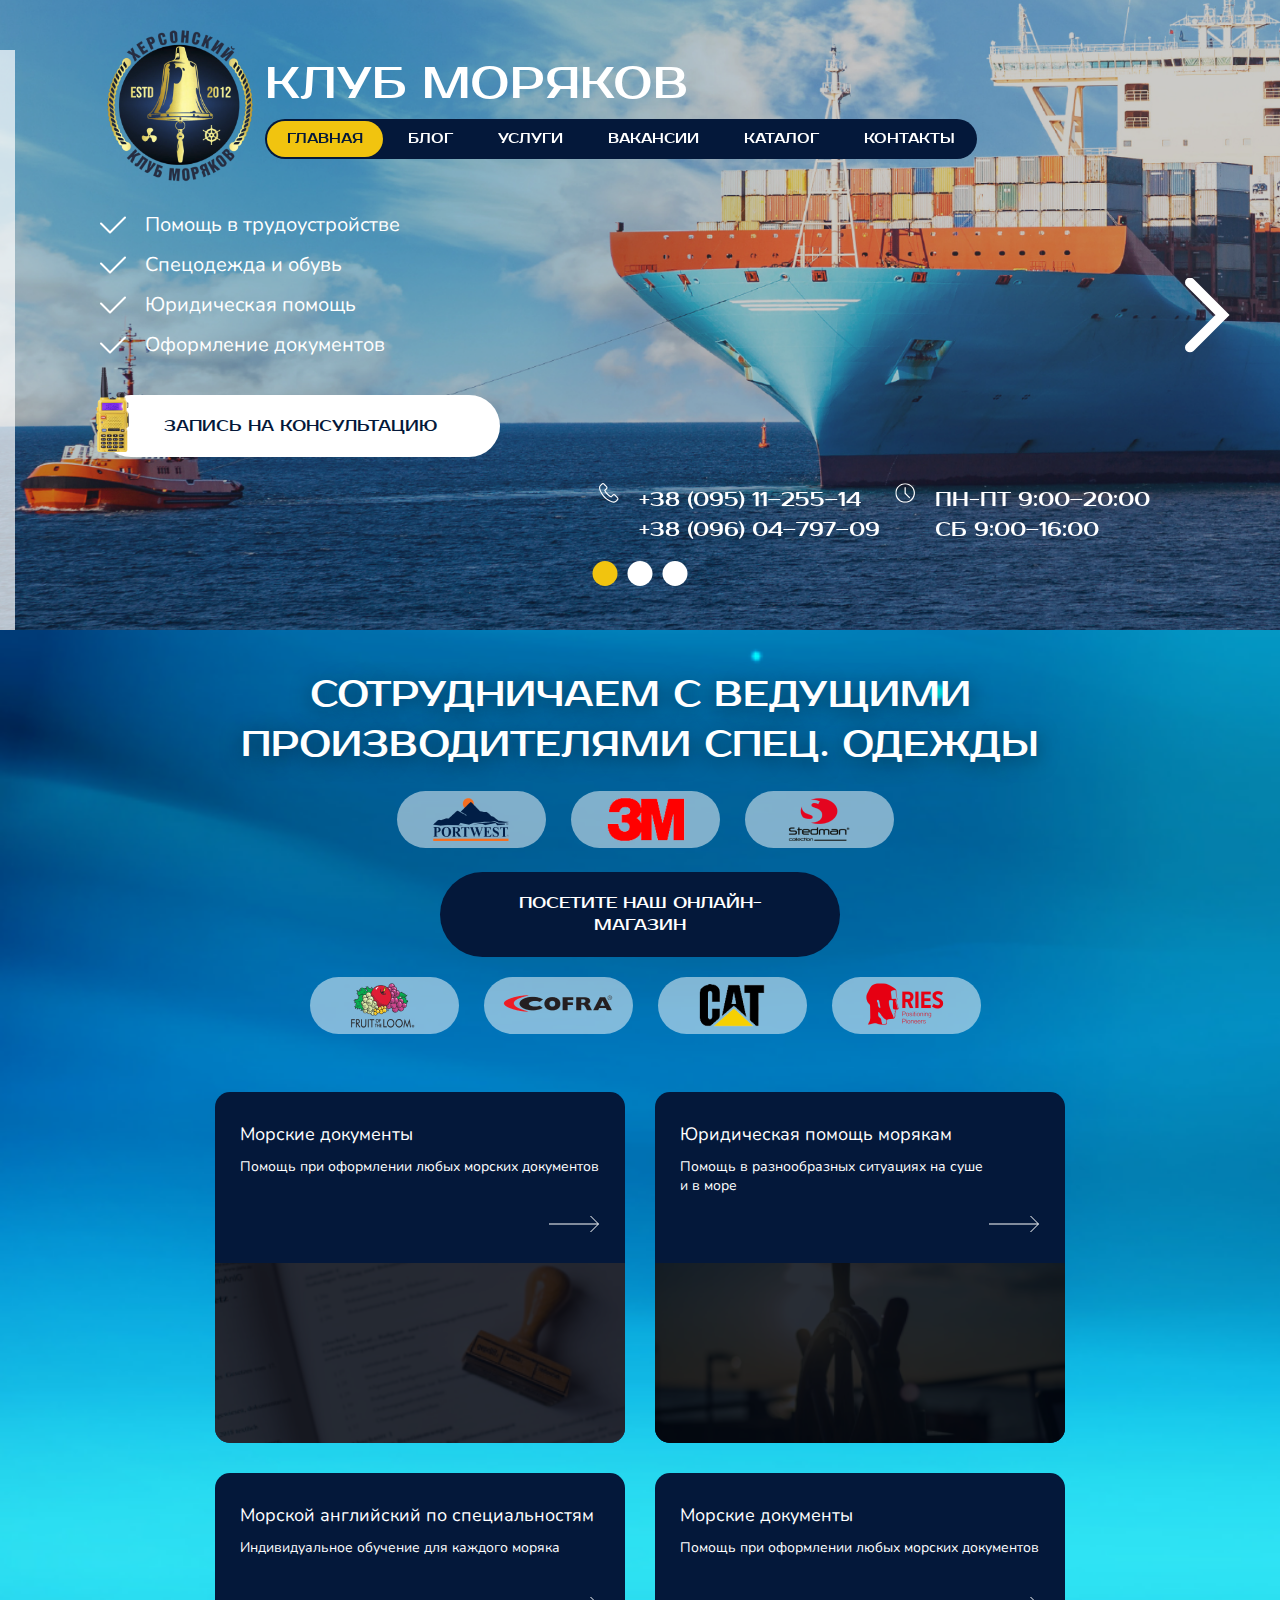
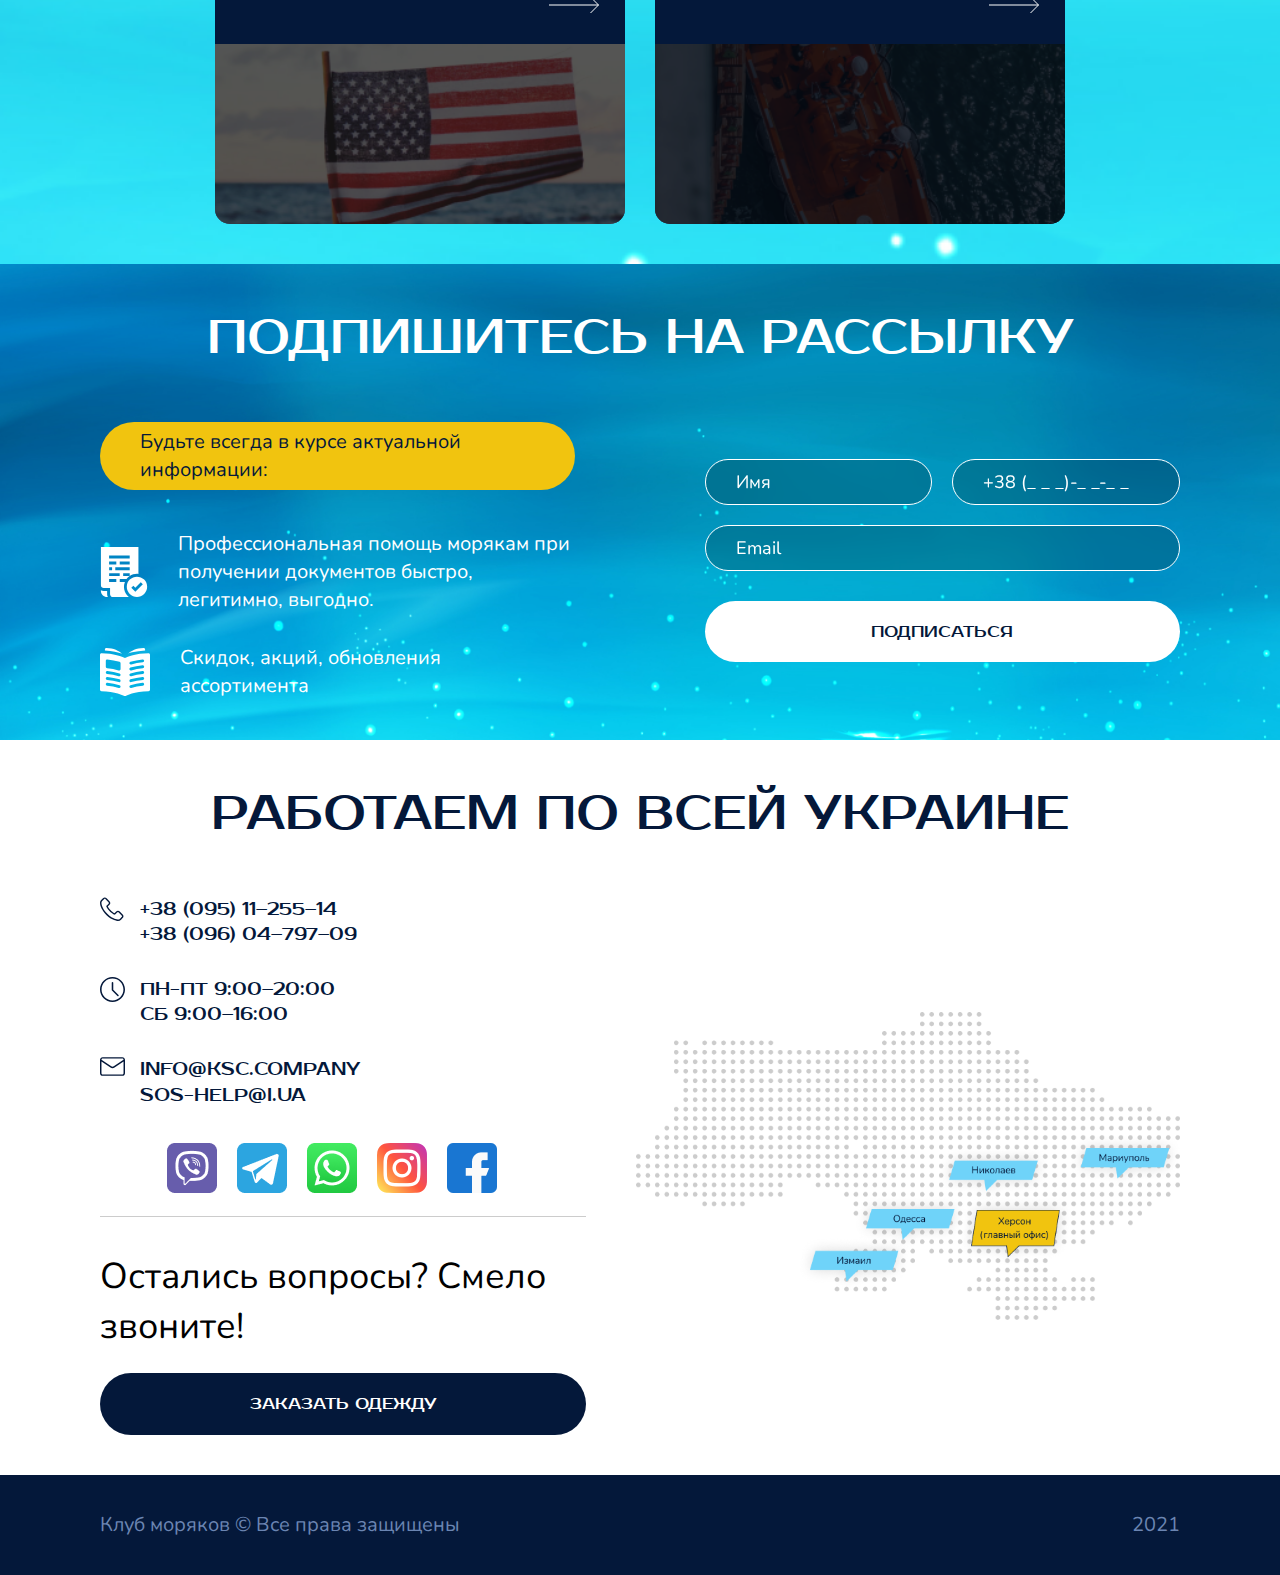
<file: index.html>
<!DOCTYPE html>
<html lang="en">
  <head>
    <meta charset="UTF-8">
    <meta http-equiv="X-UA-Compatible" content="IE=edge">
    <meta name="viewport" content="width=device-width, initial-scale=1.0">
    <link rel="stylesheet" href="assets/slick.css?_v=20220114035914">
    <link rel="stylesheet" href="css/style.min.css?_v=20220114035914">
    <title>Клуб моряков</title>
  </head>
  <body> 
    <main class="home">
      <div id="slider">
        <div class="slide"><img src="img/slide1.png" alt="Slide 1">
          <div class="slide-info">
            <ul>
              <li>Помощь в трудоустройстве</li>
              <li>Спецодежда и обувь</li>
              <li>Юридическая помощь</li>
              <li>Оформление документов</li>
            </ul><a class="btn btn--big" href="#"><img src="img/wtalkie.png" alt="Walkie-Talkie">запись на консультацию</a>
          </div>
        </div>
        <div class="slide"><img src="img/slide2.jpg" alt="Slide 2">
          <div class="slide-info">
            <ul>
              <li>Помощь в трудоустройстве</li>
              <li>Спецодежда и обувь</li>
              <li>Юридическая помощь</li>
              <li>Оформление документов</li>
            </ul><a class="btn btn--big" href="#"><img src="img/wtalkie.png" alt="Walkie-Talkie">запись на консультацию</a>
          </div>
        </div>
        <div class="slide"><img src="img/slide3.jpg" alt="Slide 3">
          <div class="slide-info">
            <ul>
              <li>Помощь в трудоустройстве</li>
              <li>Спецодежда и обувь</li>
              <li>Юридическая помощь</li>
              <li>Оформление документов</li>
            </ul><a class="btn btn--big" href="#"><img src="img/wtalkie.png" alt="Walkie-Talkie">запись на консультацию</a>
          </div>
        </div>
      </div>
      <div class="mobile-menu osm">
        <ul><span class="menu-close"></span>
          <li class="active"><a class="active" href="#">Главная</a></li>
          <li><a href="#">Блог</a></li>
          <li><a href="#">Услуги</a></li>
          <li><a href="#">Вакансии</a></li>
          <li><a href="#">Каталог</a></li>
          <li><a href="#">Контакты</a></li>
        </ul>
      </div>
      <header class="content">
        <div class="header-inner"><img src="img/logo.png" alt="Logo Image">
          <div class="header-info">
            <h1>клуб моряков</h1>
            <ul>
              <li class="active"><a class="active" href="#">Главная</a></li>
              <li><a href="#">Блог</a></li>
              <li><a href="#">Услуги</a></li>
              <li><a href="#">Вакансии</a></li>
              <li><a href="#">Каталог</a></li>
              <li><a href="#">Контакты</a></li>
            </ul>
            <button class="menu-trigger osm">Меню</button>
          </div>
        </div>
      </header>
      <div class="slider-bar"></div>
      <div class="main-contacts">
        <div><img src="img/phone.svg" alt="icon">+38 (095) 11–255–14<br>+38 (096) 04–797–09</div>
        <div><img src="img/time.svg" alt="icon">пн-пт 9:00–20:00<br>сб 9:00–16:00</div>
      </div>
    </main>
    <section class="content" id="partners">
      <div>
        <h3>Сотрудничаем с ведущими<br>производителями спец. одежды</h3>
        <ul>
          <li><img src="img/partner1.png" alt="Partner1"></li>
          <li><img src="img/partner2.png" alt="Partner2"></li>
          <li><img src="img/partner3.png" alt="Partner3"></li>
        </ul>
      </div>
      <div><a class="btn btn--big btn--dark" href="#">Посетите наш онлайн-магазин</a>
        <ul>
          <li><img src="img/partner4.png" alt="Partner4"></li>
          <li><img src="img/partner5.png" alt="Partner5"></li>
          <li><img src="img/partner6.png" alt="Partner6"></li>
          <li><img src="img/partner7.png" alt="Partner7"></li>
        </ul>
      </div>
      <div class="services-list content">
        <div class="services-item"><a href="#"><b>Морские документы</b><span>Помощь при оформлении любых морских документов</span></a><img src="img/service1.png" alt="Service1"></div>
        <div class="services-item"><a href="#"><b>Юридическая помощь морякам</b><span>Помощь в разнообразных ситуациях на суше и в море</span></a><img src="img/service2.png" alt="Service2"></div>
        <div class="services-item"><a href="#"><b>Морской английский по специальностям</b><span>Индивидуальное обучение для каждого моряка</span></a><img src="img/service3.png" alt="Service3"></div>
        <div class="services-item"><a href="#"><b>Морские документы</b><span>Помощь при оформлении любых морских документов</span></a><img src="img/service4.png" alt="Service4"></div>
      </div>
    </section>
    <section class="content" id="subscription">
      <h2>подпишитесь на рассылку</h2>
      <div class="subscription-inner">
        <div>
          <p>Будьте всегда в курсе актуальной информации:</p>
          <ul>
            <li><img src="img/info1.svg" alt="info icon">Профессиональная помощь морякам при<br>получении документов быстро, легитимно, выгодно.</li>
            <li><img src="img/info2.svg" alt="info icon">Скидок, акций, обновления<br>ассортимента</li>
          </ul>
        </div>
        <form>
          <div class="form-group">
            <input type="text" name="name" placeholder="Имя">
            <input type="tel" name="phone" placeholder="+38 (_ _ _)-_ _-_ _">
          </div>
          <input type="email" name="email" placeholder="Email">
          <input class="btn" type="submit" value="Подписаться">
        </form>
      </div>
    </section>
    <section class="content" id="contacts">
      <h2>работаем по всей украине</h2>
      <div class="contacts-inner">
        <div>
          <ul class="contacts-items">
            <li><img src="img/phone2.svg" alt="phone icon"><a href="#">+38 (095) 11–255–14</a><a href="#">+38 (096) 04–797–09</a></li>
            <li><img src="img/time2.svg" alt="time icon">пн-пт 9:00–20:00<br>сб 9:00–16:00</li>
            <li><img src="img/mail.svg" alt="mail icon"><a href="#">info@ksc.company</a><a href="#">sos-help@i.ua</a></li>
            <li class="social-items"><a href="#"><img src="img/viber.png" alt="viber icon"></a><a href="#"><img src="img/telegram.png" alt="telegram icon"></a><a href="#"><img src="img/whatsapp.png" alt="whatsapp icon"></a><a href="#"><img src="img/instagram.png" alt="instagram icon"></a><a href="#"><img src="img/facebook.png" alt="facebook icon"></a></li>
          </ul>
          <hr>
          <p>Остались вопросы? Смело звоните!</p><a class="btn btn--dark" href="#">Заказать одежду</a>
        </div><img src="img/map.png" alt="map">
      </div>
    </section>
    <footer class="content">
      <p>Клуб моряков © Все права защищены</p>
      <p>2021</p>
    </footer>
    <script src="js/jquery-1.12.4.min.js?_v=20220114035914"></script>
    <script src="js/slick.min.js?_v=20220114035914"></script>
    <script src="js/script.js?_v=20220114035914"></script>
  </body>
</html>
</file>
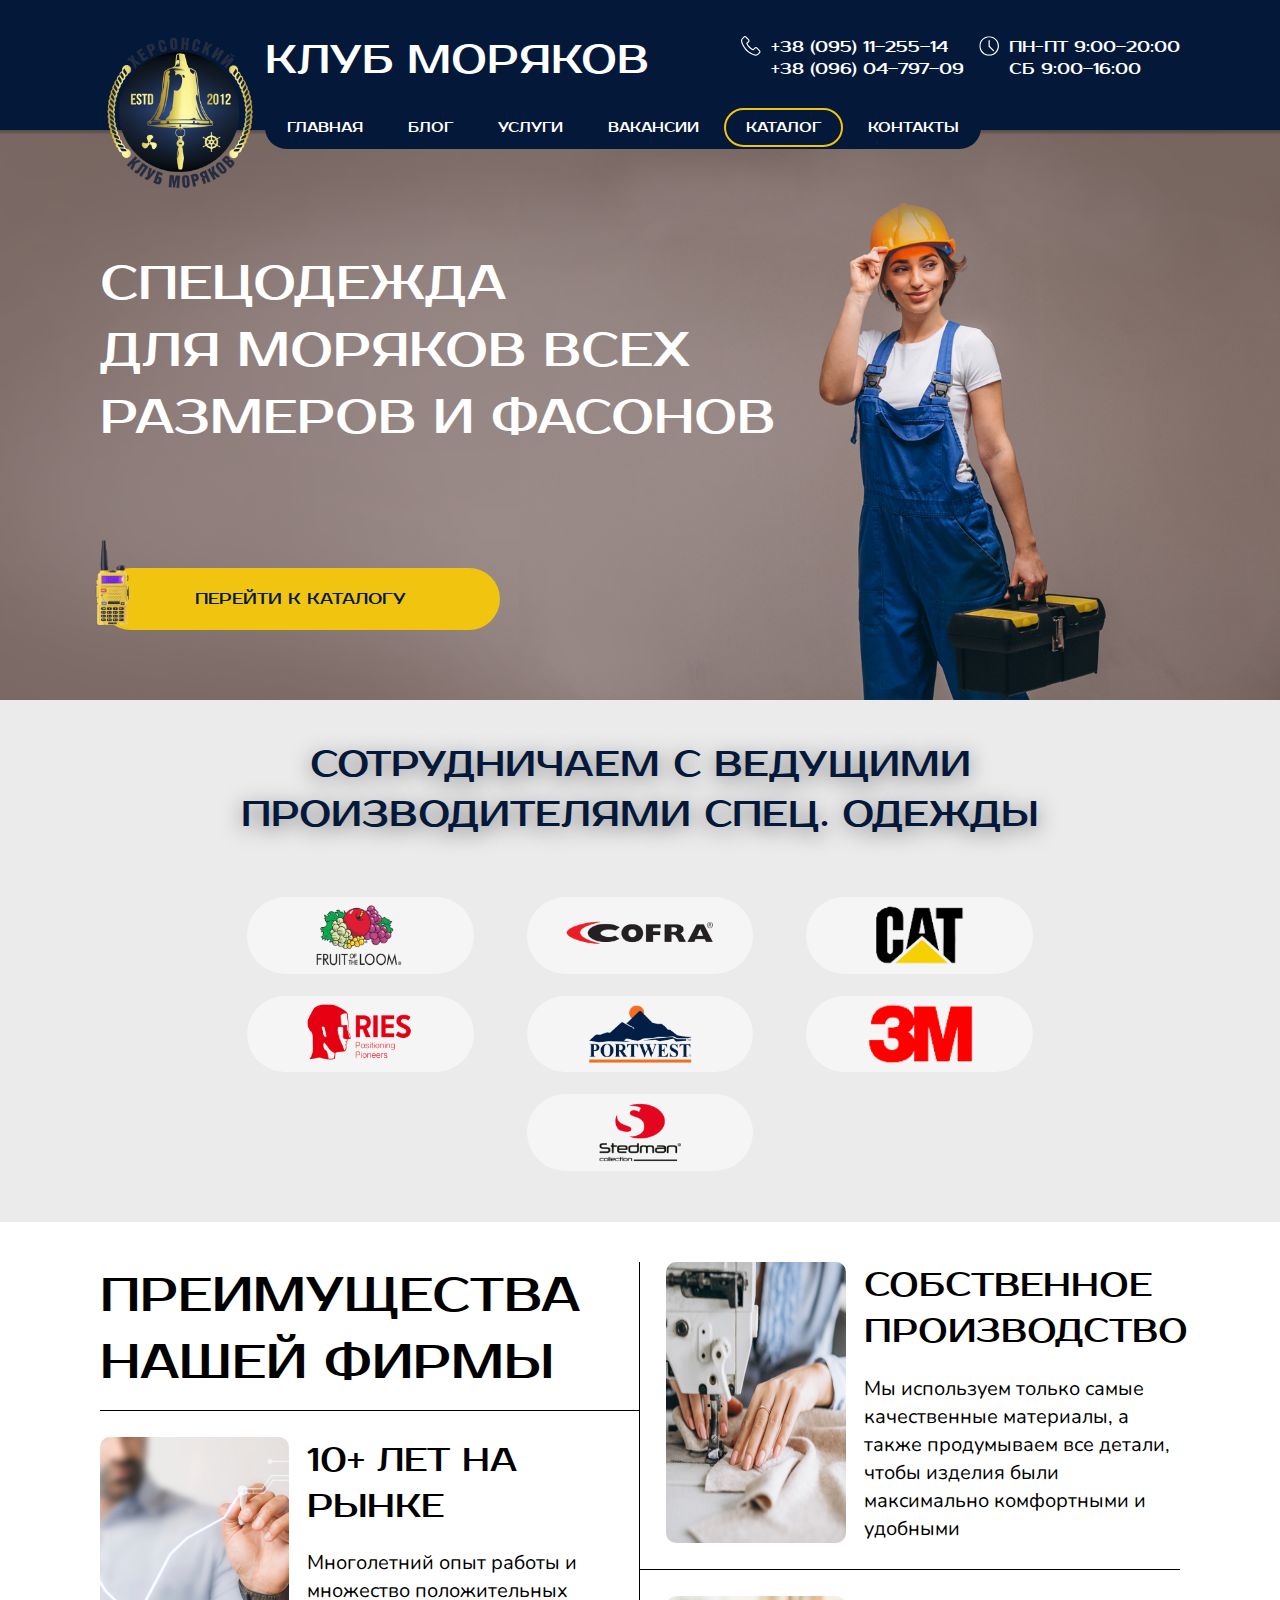
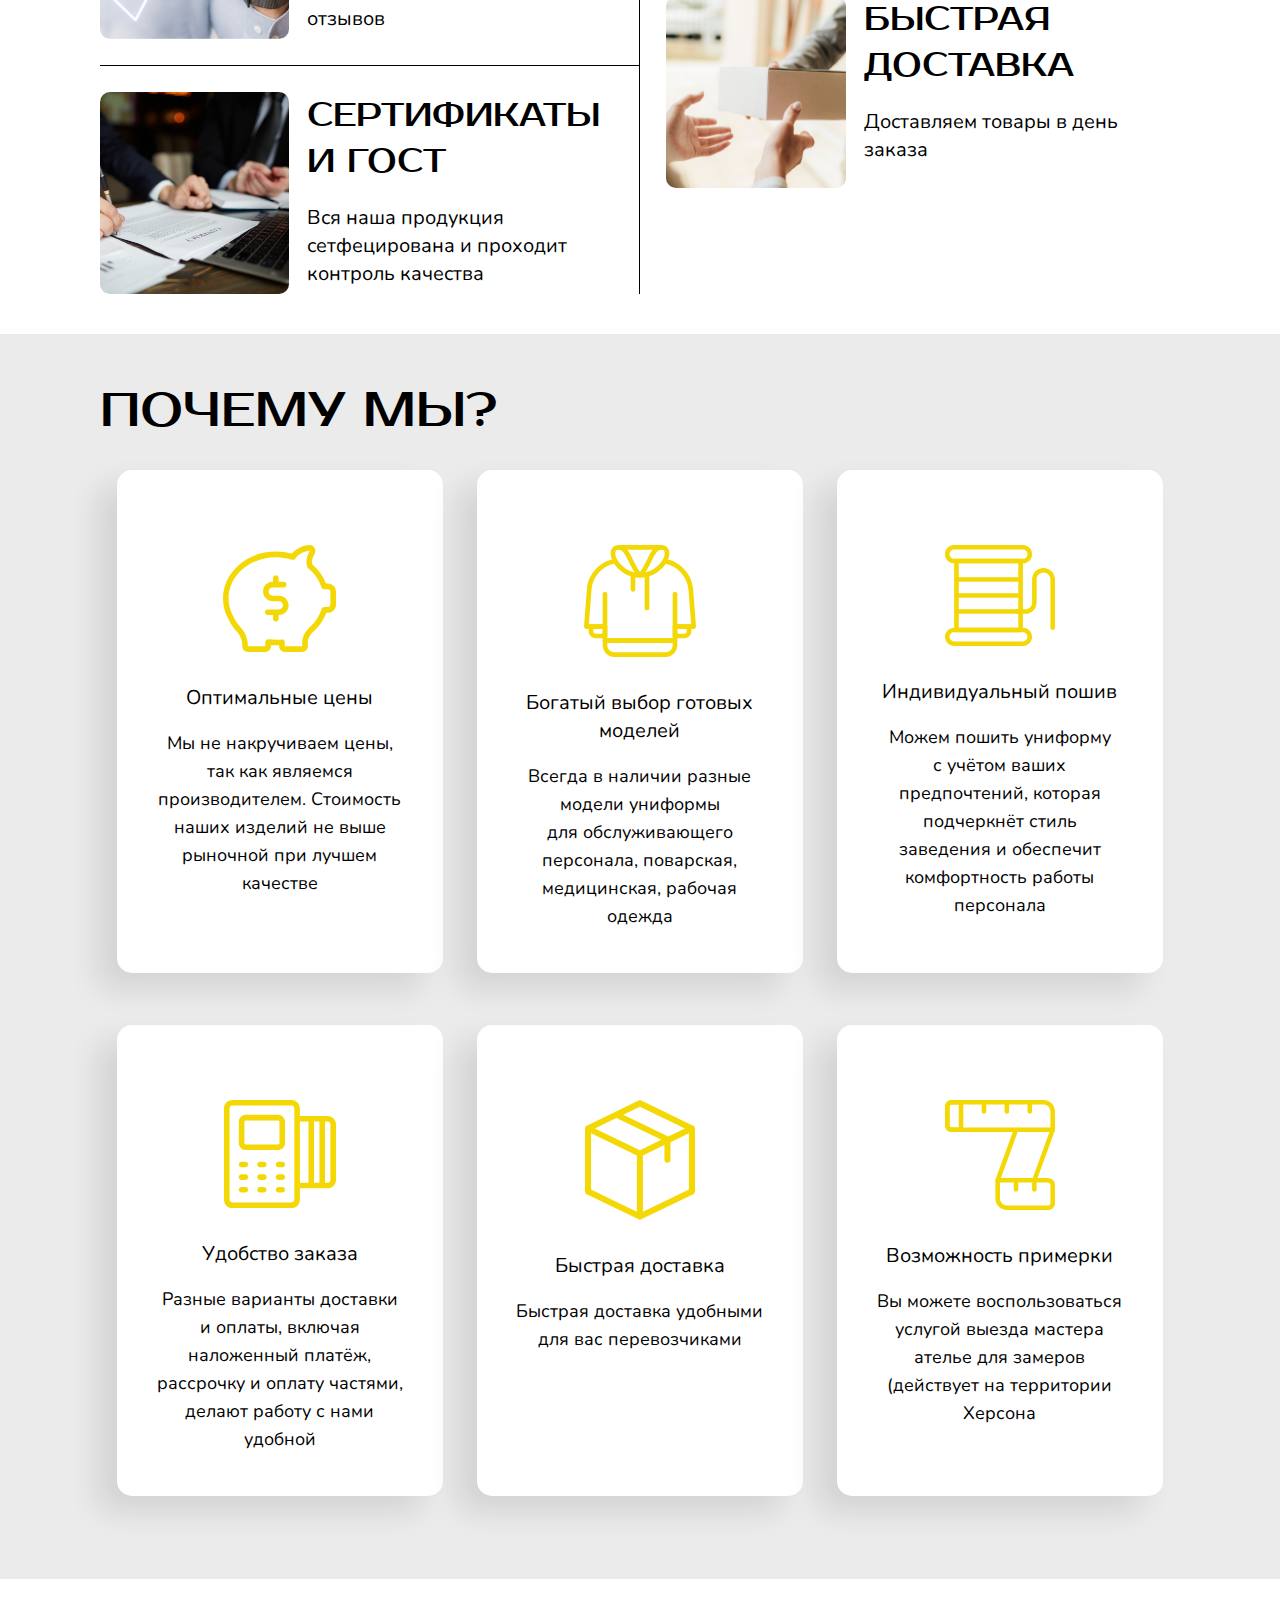
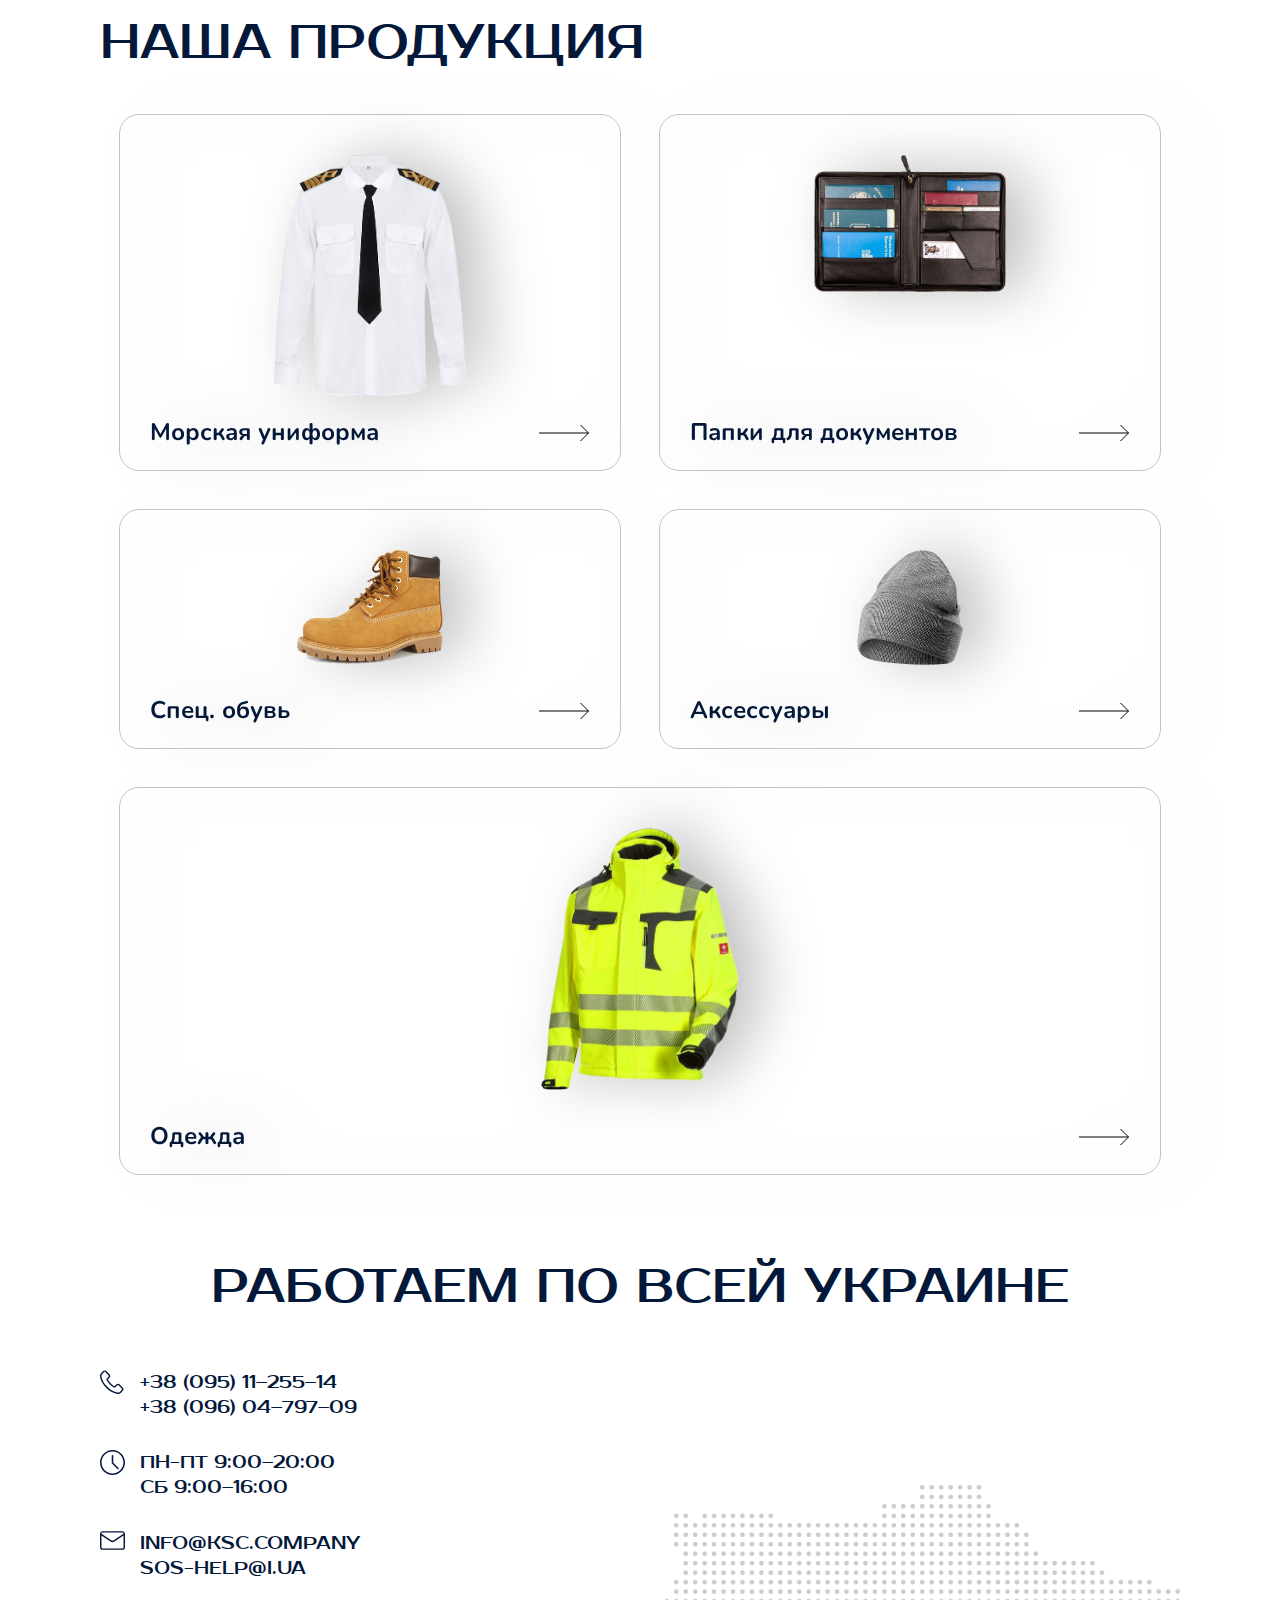
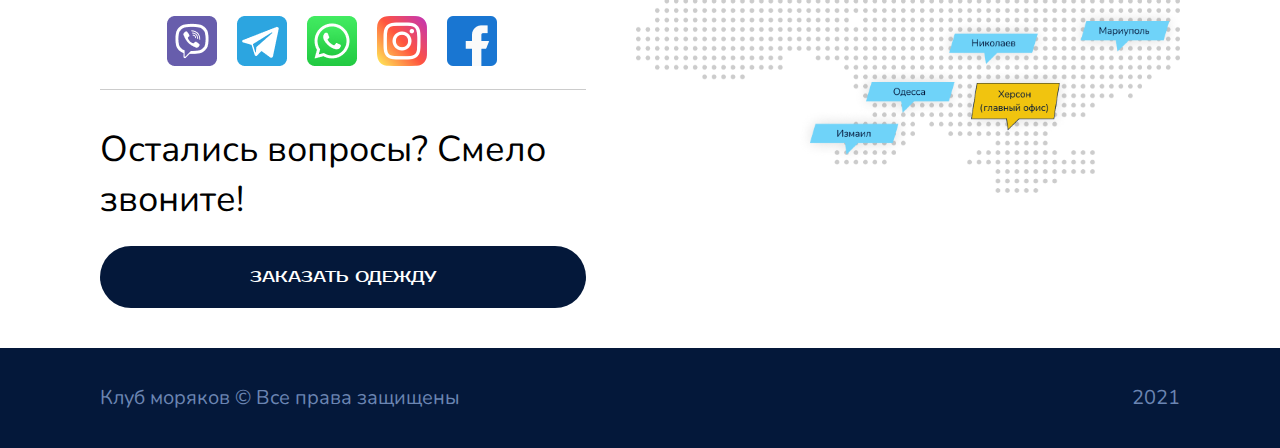
<file: accessories.html>
<!DOCTYPE html>
<html lang="en">
  <head>
    <meta charset="UTF-8">
    <meta http-equiv="X-UA-Compatible" content="IE=edge">
    <meta name="viewport" content="width=device-width, initial-scale=1.0">
    <link rel="stylesheet" href="assets/slick.css?_v=20220114035914">
    <link rel="stylesheet" href="css/style.min.css?_v=20220114035914">
    <title>Клуб моряков</title>
  </head>
  <body>
    <div class="mobile-menu osm">
      <ul><span class="menu-close"></span>
        <li><a href="#">Главная</a></li>
        <li><a href="#">Блог</a></li>
        <li><a href="#">Услуги</a></li>
        <li><a href="#">Вакансии</a></li>
        <li class="active"><a href="#">Каталог</a></li>
        <li><a href="#">Контакты</a></li>
      </ul>
    </div>
    <header class="content">
      <div class="header-inner"><img src="img/logo.png" alt="Logo Image">
        <div class="header-info">
          <h1>клуб моряков</h1>
          <ul>
            <li><a href="#">Главная</a></li>
            <li><a href="#">Блог</a></li>
            <li><a href="#">Услуги</a></li>
            <li><a href="#">Вакансии</a></li>
            <li class="active has-child"><a href="#">Каталог</a>
              <ul>
                <li><a href="#">морская форма</a></li>
                <li><a href="#">сец.обувь</a></li>
                <li class="active"><a href="#">аксессуары</a></li>
                <li><a href="#">папки для документов</a></li>
                <li><a href="#">одежда</a></li>
              </ul>
            </li>
            <li><a href="#">Контакты</a></li>
          </ul>
          <button class="menu-trigger osm">Меню</button>
        </div>
        <div class="main-contacts">
          <div><img src="img/phone.svg" alt="icon">+38 (095) 11–255–14<br>+38 (096) 04–797–09</div>
          <div><img src="img/time.svg" alt="icon">пн-пт 9:00–20:00<br>сб 9:00–16:00</div>
        </div>
      </div>
    </header>
    <div class="header-top"></div>
    <main class="accessories content">
      <h2>спецодежда<br>для моряков всех<br>размеров и фасонов</h2><a class="btn btn--light btn--big" href="#"><img src="img/wtalkie.png" alt="Walkie-Talkie">Перейти к каталогу</a>
    </main>
    <section class="content" id="sponsored">
      <h3>Сотрудничаем с ведущими производителями спец. одежды</h3>
      <ul class="sponsored-items">
        <li><img src="img/sponsor1.png" alt="partner logo"></li>
        <li><img src="img/sponsor2.png" alt="partner logo"></li>
        <li><img src="img/sponsor3.png" alt="partner logo"></li>
        <li><img src="img/sponsor4.png" alt="partner logo"></li>
        <li><img src="img/sponsor5.png" alt="partner logo"></li>
        <li><img src="img/sponsor6.png" alt="partner logo"></li>
        <li><img src="img/sponsor7.png" alt="partner logo"></li>
      </ul>
    </section>
    <section class="content" id="advantages">
      <div>
        <h2>Преимущества нашей фирмы</h2>
        <div><img src="img/advantage1.png" alt="advantage picture">
          <div class="advantage-info">
            <p>10+ лет на рынке</p><span>Многолетний опыт работы и множество положительных отзывов</span>
          </div>
        </div>
        <div><img src="img/advantage2.png" alt="advantage picture">
          <div class="advantage-info">
            <p>Сертификаты и Гост</p><span>Вся наша продукция сетфецирована и проходит контроль качества</span>
          </div>
        </div>
      </div>
      <div>
        <div><img src="img/advantage3.png" alt="advantage picture">
          <div class="advantage-info">
            <p>Собственное производство</p><span>Мы используем только самые качественные материалы, а также продумываем все детали, чтобы изделия были максимально комфортными и удобными</span>
          </div>
        </div>
        <div><img src="img/advantage4.png" alt="advantage picture">
          <div class="advantage-info">
            <p>Быстрая доставка</p><span>Доставляем товары в день заказа</span>
          </div>
        </div>
      </div>
    </section>
    <section class="content info" id="why">
      <h2>почему мы?</h2>
      <div class="why-items">
        <div><img src="img/why1.svg" alt="why icon">
          <p>Оптимальные цены</p><span>Мы не накручиваем цены, так как являемся производителем. Стоимость наших изделий не выше рыночной при лучшем качестве</span>
        </div>
        <div><img src="img/why2.svg" alt="why icon">
          <p>Богатый выбор готовых моделей</p><span>Всегда в наличии разные модели униформы для обслуживающего персонала, поварская, медицинская, рабочая одежда</span>
        </div>
        <div><img src="img/why3.svg" alt="why icon">
          <p>Индивидуальный пошив</p><span>Можем пошить униформу с учётом ваших предпочтений, которая подчеркнёт стиль заведения и обеспечит комфортность работы персонала</span>
        </div>
        <div><img src="img/why4.svg" alt="why icon">
          <p>Удобство заказа</p><span>Разные варианты доставки и оплаты, включая наложенный платёж, рассрочку и оплату частями, делают работу с нами удобной</span>
        </div>
        <div><img src="img/why5.svg" alt="why icon">
          <p>Быстрая доставка</p><span>Быстрая доставка удобными для вас перевозчиками</span>
        </div>
        <div><img src="img/why6.svg" alt="why icon">
          <p>Возможность примерки</p><span>Вы можете воспользоваться услугой выезда мастера ателье для замеров (действует на территории Херсона</span>
        </div>
      </div>
    </section>
    <section class="content info" id="production">
      <h2>наша продукция</h2>
      <div class="production-grid">
        <div>
          <div class="production-item"><img src="img/production1.png" alt="production picture"><a href="#"> <span>Морская униформа</span><img src="img/right.svg" alt="right icon"></a></div>
          <div class="production-item"><img src="img/production2.png" alt="production picture"><a href="#"> <span>Папки для документов</span><img src="img/right.svg" alt="right icon"></a></div>
        </div>
        <div>
          <div>
            <div class="production-item"><img src="img/production3.png" alt="production picture"><a href="#"> <span>Спец. обувь</span><img src="img/right.svg" alt="right icon"></a></div>
            <div class="production-item"><img src="img/production4.png" alt="production picture"><a href="#"> <span>Аксессуары</span><img src="img/right.svg" alt="right icon"></a></div>
          </div>
          <div class="production-item"><img src="img/production5.png" alt="production picture"><a href="#"> <span>Одежда</span><img src="img/right.svg" alt="right icon"></a></div>
        </div>
      </div>
    </section>
    <section class="content" id="contacts">
      <h2>работаем по всей украине</h2>
      <div class="contacts-inner">
        <div>
          <ul class="contacts-items">
            <li><img src="img/phone2.svg" alt="phone icon"><a href="#">+38 (095) 11–255–14</a><a href="#">+38 (096) 04–797–09</a></li>
            <li><img src="img/time2.svg" alt="time icon">пн-пт 9:00–20:00<br>сб 9:00–16:00</li>
            <li><img src="img/mail.svg" alt="mail icon"><a href="#">info@ksc.company</a><a href="#">sos-help@i.ua</a></li>
            <li class="social-items"><a href="#"><img src="img/viber.png" alt="viber icon"></a><a href="#"><img src="img/telegram.png" alt="telegram icon"></a><a href="#"><img src="img/whatsapp.png" alt="whatsapp icon"></a><a href="#"><img src="img/instagram.png" alt="instagram icon"></a><a href="#"><img src="img/facebook.png" alt="facebook icon"></a></li>
          </ul>
          <hr>
          <p>Остались вопросы? Смело звоните!</p><a class="btn btn--dark" href="#">Заказать одежду</a>
        </div><img src="img/map.png" alt="map">
      </div>
    </section>
    <div class="popup" id="consultPopup">
      <div class="popup-inner"><span class="popup-close"></span><img src="img/popup.png" alt="popup person">
        <div class="popup-right">
          <h3>заполните заявку и наш менеджер свяжется с вами</h3>
          <form action="/">
            <div class="form-group">
              <input type="text" name="name" placeholder="Имя">
              <input type="tel" name="phone" placeholder="+38 (_ _ _)-_ _-_ _">
            </div>
            <input type="email" name="phone" placeholder="Email">
            <input class="btn" type="submit">
          </form>
        </div>
      </div>
    </div>
    <footer class="content">
      <p>Клуб моряков © Все права защищены</p>
      <p>2021</p>
    </footer>
    <script src="js/jquery-1.12.4.min.js?_v=20220114035914"></script>
    <script src="js/slick.min.js?_v=20220114035914"></script>
    <script src="js/script.js?_v=20220114035914"></script>
  </body>
</html>
</file>
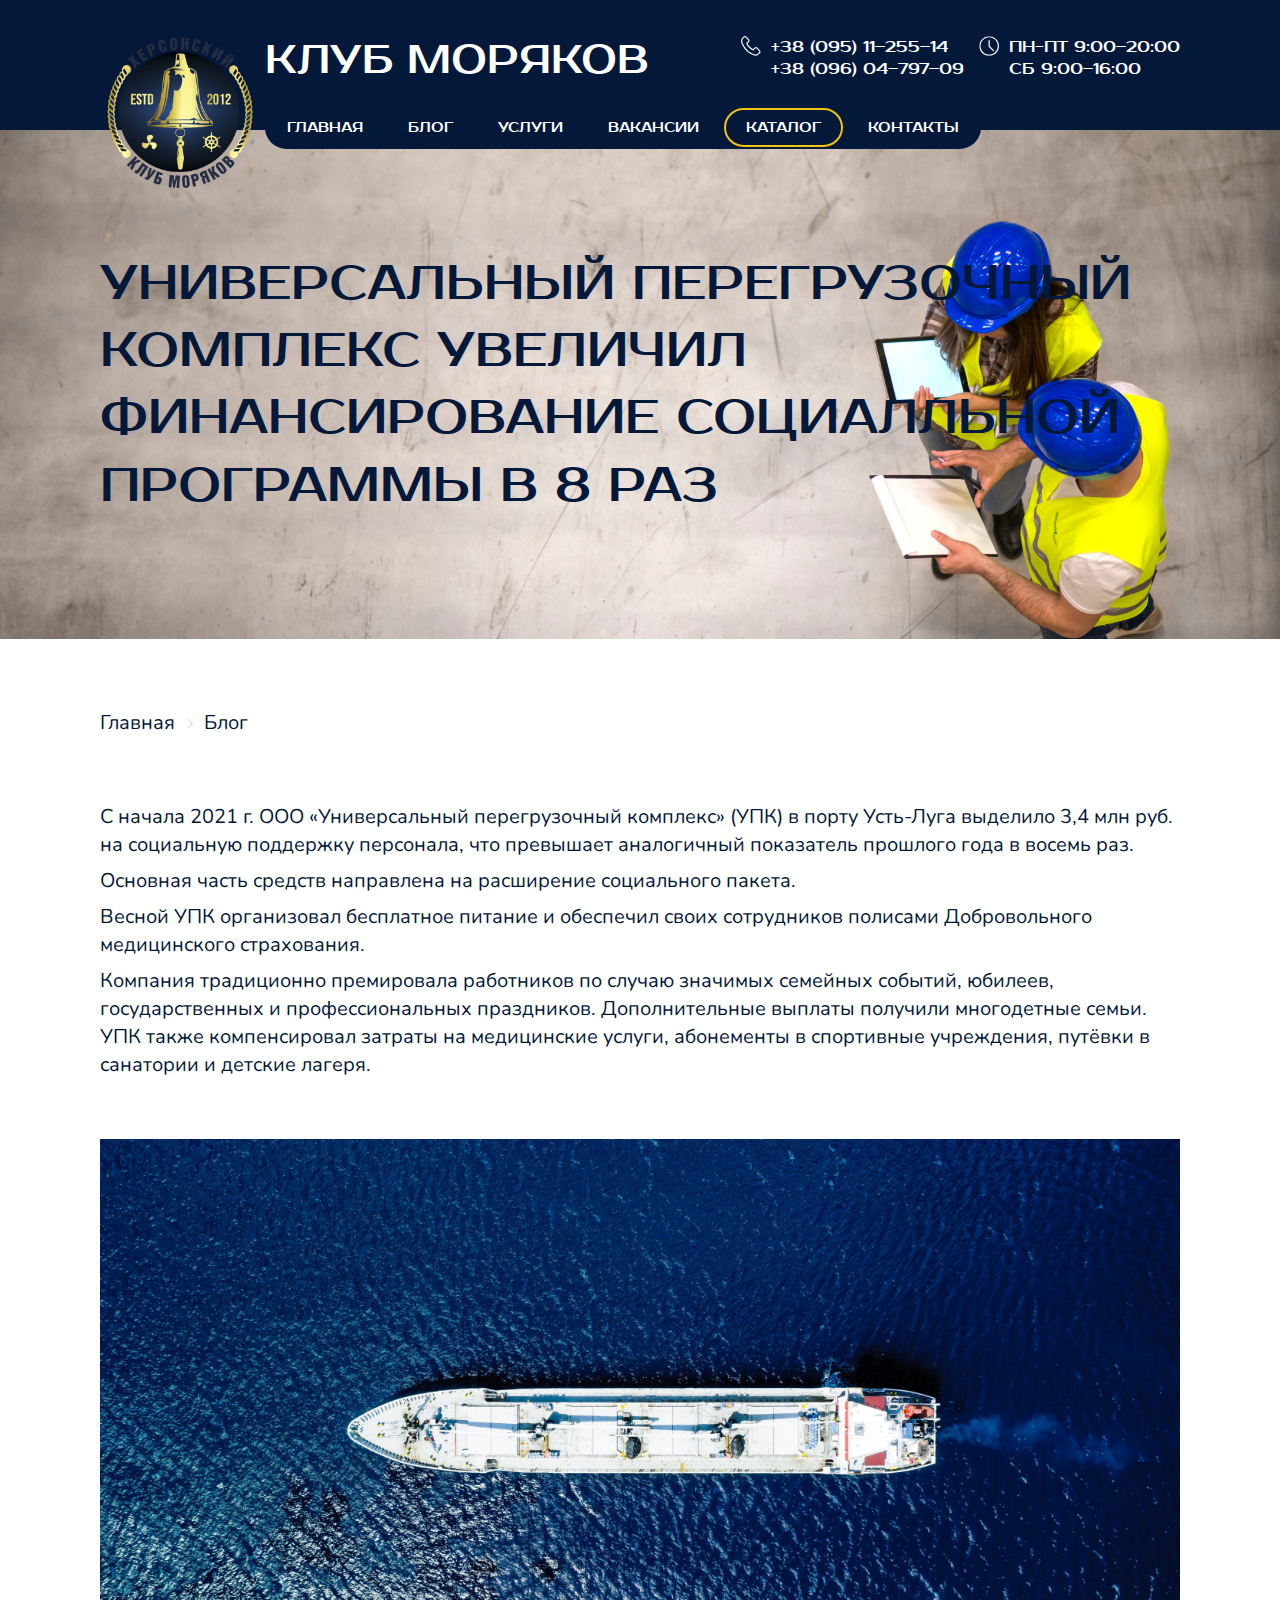
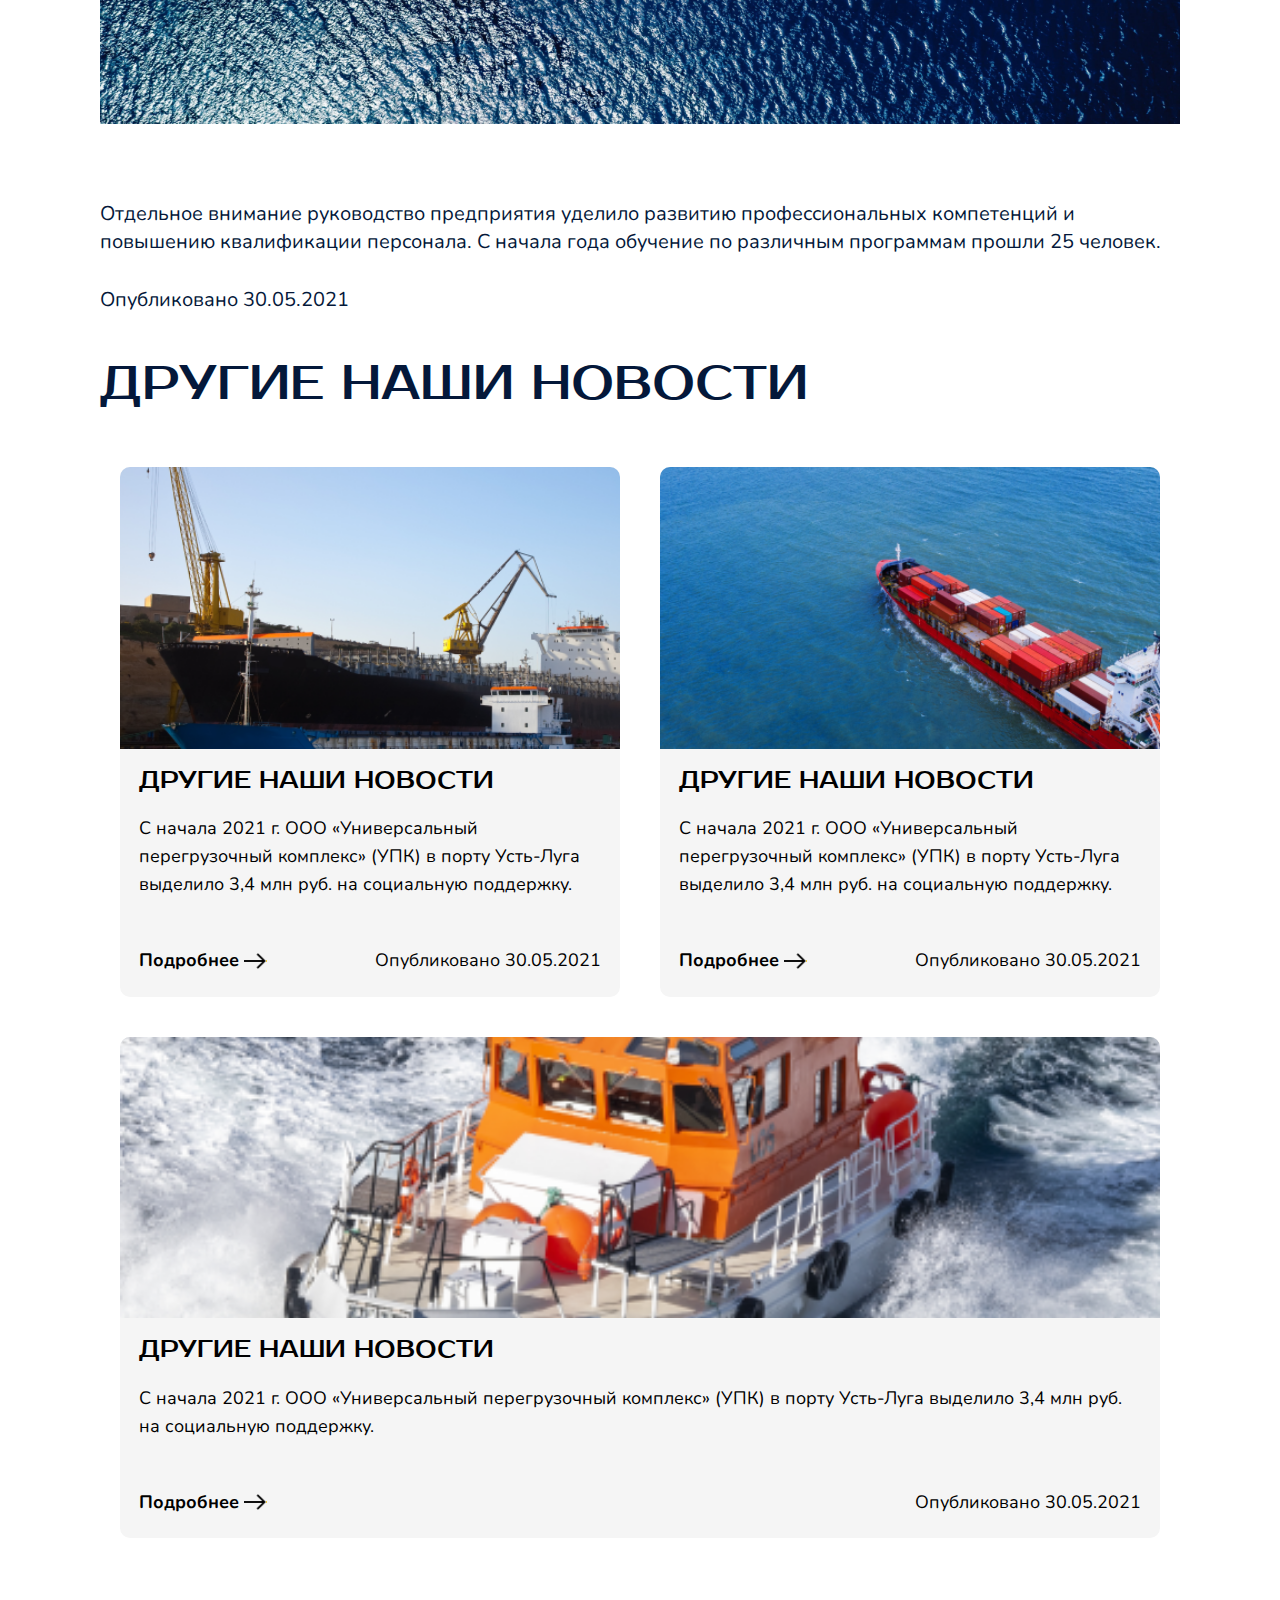
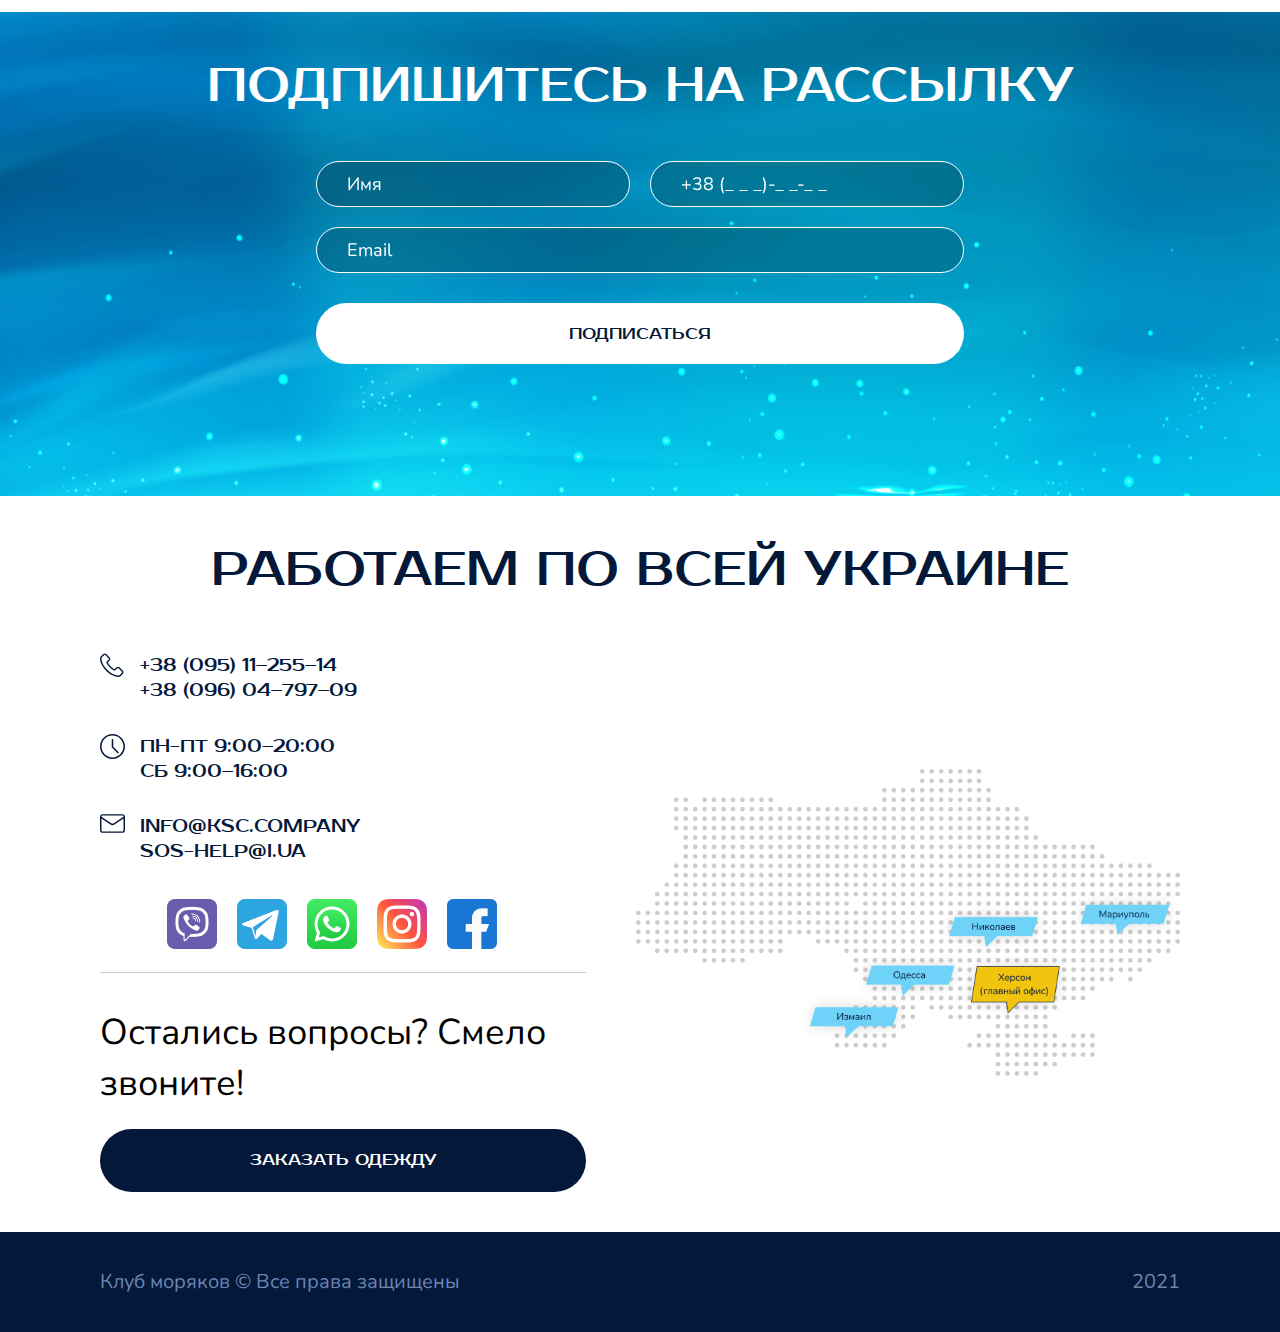
<file: blog.html>
<!DOCTYPE html>
<html lang="en">
  <head>
    <meta charset="UTF-8">
    <meta http-equiv="X-UA-Compatible" content="IE=edge">
    <meta name="viewport" content="width=device-width, initial-scale=1.0">
    <link rel="stylesheet" href="assets/slick.css?_v=20220114035914">
    <link rel="stylesheet" href="css/style.min.css?_v=20220114035914">
    <title>Клуб моряков</title>
  </head>
  <body>
    <div class="mobile-menu osm">
      <ul><span class="menu-close"></span>
        <li><a href="#">Главная</a></li>
        <li><a href="#">Блог</a></li>
        <li><a href="#">Услуги</a></li>
        <li><a href="#">Вакансии</a></li>
        <li class="active"><a href="#">Каталог</a></li>
        <li><a href="#">Контакты</a></li>
      </ul>
    </div>
    <header class="content">
      <div class="header-inner"><img src="img/logo.png" alt="Logo Image">
        <div class="header-info">
          <h1>клуб моряков</h1>
          <ul>
            <li><a href="#">Главная</a></li>
            <li><a href="#">Блог</a></li>
            <li><a href="#">Услуги</a></li>
            <li><a href="#">Вакансии</a></li>
            <li class="active has-child"><a href="#">Каталог</a>
              <ul>
                <li><a href="#">морская форма</a></li>
                <li><a href="#">сец.обувь</a></li>
                <li class="active"><a href="#">аксессуары</a></li>
                <li><a href="#">папки для документов</a></li>
                <li><a href="#">одежда</a></li>
              </ul>
            </li>
            <li><a href="#">Контакты</a></li>
          </ul>
          <button class="menu-trigger osm">Меню</button>
        </div>
        <div class="main-contacts">
          <div><img src="img/phone.svg" alt="icon">+38 (095) 11–255–14<br>+38 (096) 04–797–09</div>
          <div><img src="img/time.svg" alt="icon">пн-пт 9:00–20:00<br>сб 9:00–16:00</div>
        </div>
      </div>
    </header>
    <div class="header-top"></div>
    <main class="blog content">
      <h2>универсальный перегрузочный<br>комплекс увеличил<br>финансирование социалльной<br>программы в 8 раз</h2>
    </main>
    <ul class="breadcrumbs content">
      <li><a href="#">Главная</a></li>
      <li><a href="#">Блог</a></li>
    </ul>
    <section class="content" id="blog">
      <p>С начала 2021 г. ООО «Универсальный перегрузочный комплекс» (УПК) в порту Усть-Луга выделило 3,4 млн руб. на социальную поддержку персонала, что превышает аналогичный показатель прошлого года в восемь раз.</p>
      <p>Основная часть средств направлена на расширение социального пакета.</p>
      <p>Весной УПК организовал бесплатное питание и обеспечил своих сотрудников полисами Добровольного медицинского страхования.</p>
      <p>Компания традиционно премировала работников по случаю значимых семейных событий, юбилеев, государственных и профессиональных праздников. Дополнительные выплаты получили многодетные семьи. УПК также компенсировал затраты на медицинские услуги, абонементы в спортивные учреждения, путёвки в санатории и детские лагеря.</p><img src="img/blogged.png" alt="blog picture">
      <p>Отдельное внимание руководство предприятия уделило развитию профессиональных компетенций и повышению квалификации персонала. С начала года обучение по различным программам прошли 25 человек.</p>
      <p class="post-date">Опубликовано 30.05.2021 </p>
    </section>
    <section class="content info" id="others">
      <h2>другие наши новости</h2>
      <div class="others-items">
        <div><img src="img/other1.png" alt="other picture">
          <div class="others-info"><a class="others-title" href="#">другие наши новости</a><span>С начала 2021 г. ООО «Универсальный перегрузочный комплекс» (УПК) в порту Усть-Луга выделило 3,4 млн руб. на социальную поддержку.</span>
            <div class="others-footer"><a href="#">Подробнее<span class="more-icon"></span></a><span>Опубликовано 30.05.2021 </span></div>
          </div>
        </div>
        <div><img src="img/other2.png" alt="other picture">
          <div class="others-info"><a class="others-title" href="#">другие наши новости</a><span>С начала 2021 г. ООО «Универсальный перегрузочный комплекс» (УПК) в порту Усть-Луга выделило 3,4 млн руб. на социальную поддержку.</span>
            <div class="others-footer"><a href="#">Подробнее<span class="more-icon"></span></a><span>Опубликовано 30.05.2021 </span></div>
          </div>
        </div>
        <div><img src="img/other3.png" alt="other picture">
          <div class="others-info"><a class="others-title" href="#">другие наши новости</a><span>С начала 2021 г. ООО «Универсальный перегрузочный комплекс» (УПК) в порту Усть-Луга выделило 3,4 млн руб. на социальную поддержку.</span>
            <div class="others-footer"><a href="#">Подробнее<span class="more-icon"></span></a><span>Опубликовано 30.05.2021 </span></div>
          </div>
        </div>
      </div>
    </section>
    <section class="bsubscription content" id="subscription">
      <h2>подпишитесь на рассылку</h2>
      <form>
        <div class="form-group">
          <input type="text" name="name" placeholder="Имя">
          <input type="tel" name="phone" placeholder="+38 (_ _ _)-_ _-_ _">
        </div>
        <input type="email" name="email" placeholder="Email">
        <input class="btn" type="submit" value="Подписаться">
      </form>
    </section>
    <section class="content" id="contacts">
      <h2>работаем по всей украине</h2>
      <div class="contacts-inner">
        <div>
          <ul class="contacts-items">
            <li><img src="img/phone2.svg" alt="phone icon"><a href="#">+38 (095) 11–255–14</a><a href="#">+38 (096) 04–797–09</a></li>
            <li><img src="img/time2.svg" alt="time icon">пн-пт 9:00–20:00<br>сб 9:00–16:00</li>
            <li><img src="img/mail.svg" alt="mail icon"><a href="#">info@ksc.company</a><a href="#">sos-help@i.ua</a></li>
            <li class="social-items"><a href="#"><img src="img/viber.png" alt="viber icon"></a><a href="#"><img src="img/telegram.png" alt="telegram icon"></a><a href="#"><img src="img/whatsapp.png" alt="whatsapp icon"></a><a href="#"><img src="img/instagram.png" alt="instagram icon"></a><a href="#"><img src="img/facebook.png" alt="facebook icon"></a></li>
          </ul>
          <hr>
          <p>Остались вопросы? Смело звоните!</p><a class="btn btn--dark" href="#">Заказать одежду</a>
        </div><img src="img/map.png" alt="map">
      </div>
    </section>
    <div class="popup" id="consultPopup">
      <div class="popup-inner"><span class="popup-close"></span><img src="img/popup.png" alt="popup person">
        <div class="popup-right">
          <h3>заполните заявку и наш менеджер свяжется с вами</h3>
          <form action="/">
            <div class="form-group">
              <input type="text" name="name" placeholder="Имя">
              <input type="tel" name="phone" placeholder="+38 (_ _ _)-_ _-_ _">
            </div>
            <input type="email" name="phone" placeholder="Email">
            <input class="btn" type="submit">
          </form>
        </div>
      </div>
    </div>
    <footer class="content">
      <p>Клуб моряков © Все права защищены</p>
      <p>2021</p>
    </footer>
    <script src="js/jquery-1.12.4.min.js?_v=20220114035914"></script>
    <script src="js/slick.min.js?_v=20220114035914"></script>
    <script src="js/script.js?_v=20220114035914"></script>
  </body>
</html>
</file>
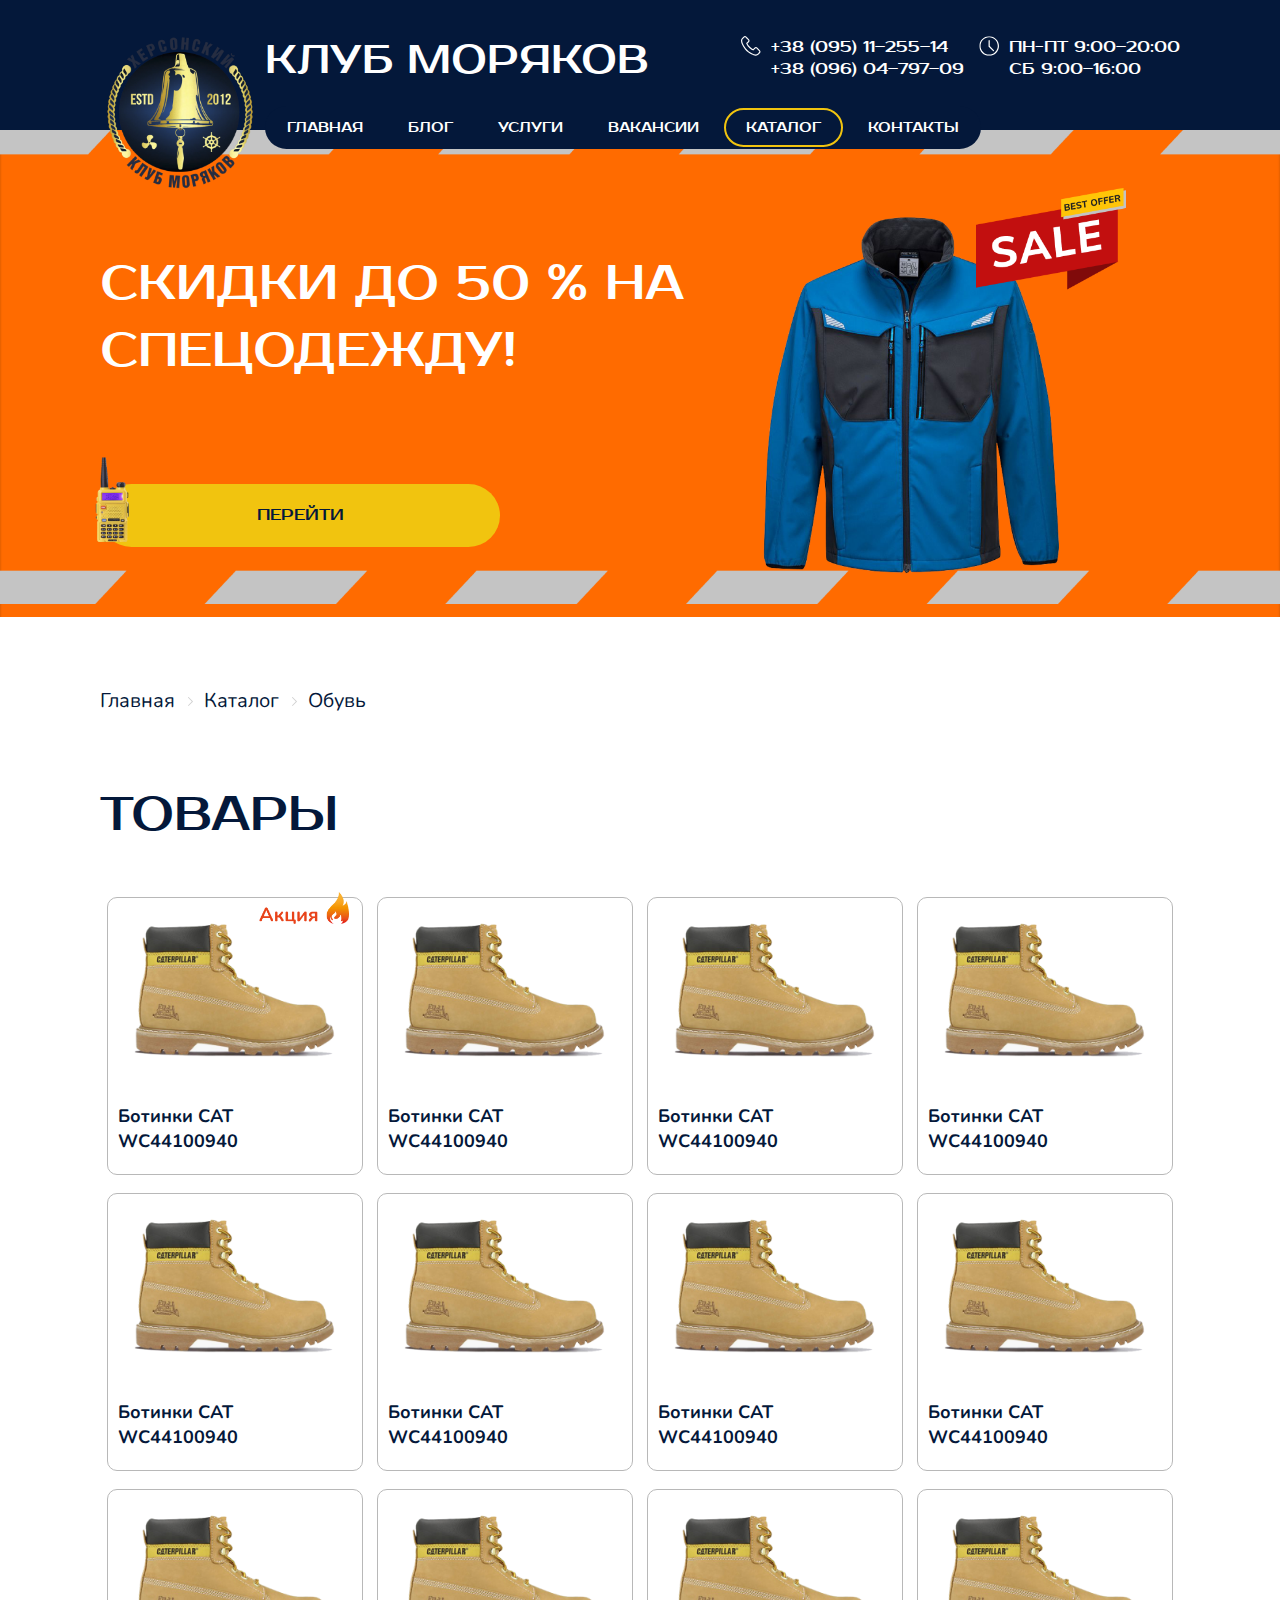
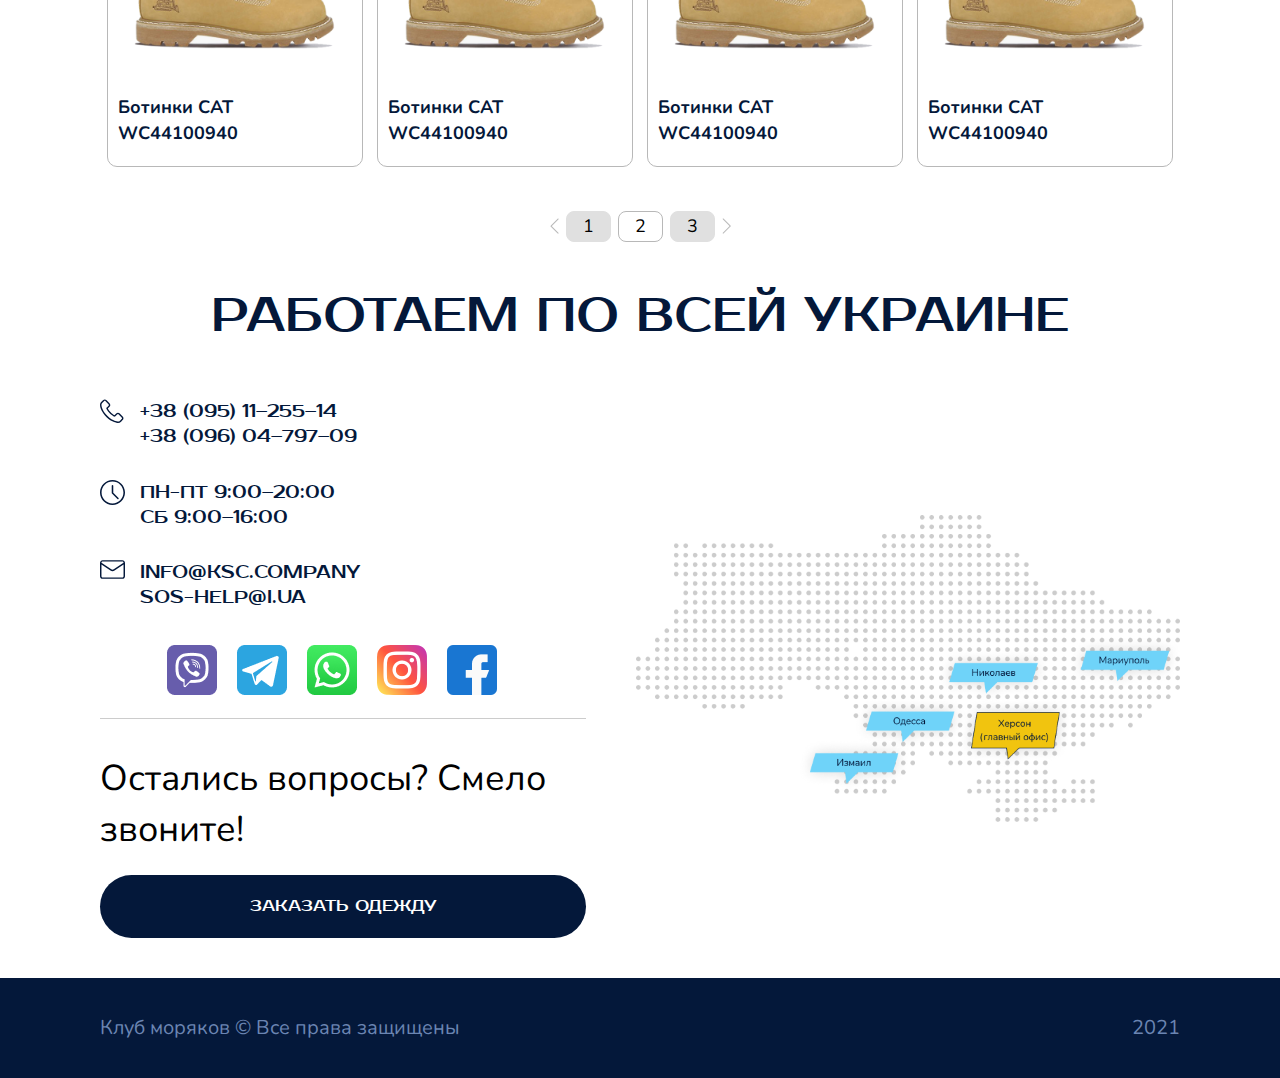
<file: catalog.html>
<!DOCTYPE html>
<html lang="en">
  <head>
    <meta charset="UTF-8">
    <meta http-equiv="X-UA-Compatible" content="IE=edge">
    <meta name="viewport" content="width=device-width, initial-scale=1.0">
    <link rel="stylesheet" href="assets/slick.css?_v=20220114035914">
    <link rel="stylesheet" href="css/style.min.css?_v=20220114035914">
    <title>Клуб моряков</title>
  </head>
  <body>
    <div class="mobile-menu osm">
      <ul><span class="menu-close"></span>
        <li><a href="#">Главная</a></li>
        <li><a href="#">Блог</a></li>
        <li><a href="#">Услуги</a></li>
        <li><a href="#">Вакансии</a></li>
        <li class="active"><a href="#">Каталог</a></li>
        <li><a href="#">Контакты</a></li>
      </ul>
    </div>
    <header class="content">
      <div class="header-inner"><img src="img/logo.png" alt="Logo Image">
        <div class="header-info">
          <h1>клуб моряков</h1>
          <ul>
            <li><a href="#">Главная</a></li>
            <li><a href="#">Блог</a></li>
            <li><a href="#">Услуги</a></li>
            <li><a href="#">Вакансии</a></li>
            <li class="active has-child"><a href="#">Каталог</a>
              <ul>
                <li><a href="#">морская форма</a></li>
                <li><a href="#">сец.обувь</a></li>
                <li class="active"><a href="#">аксессуары</a></li>
                <li><a href="#">папки для документов</a></li>
                <li><a href="#">одежда</a></li>
              </ul>
            </li>
            <li><a href="#">Контакты</a></li>
          </ul>
          <button class="menu-trigger osm">Меню</button>
        </div>
        <div class="main-contacts">
          <div><img src="img/phone.svg" alt="icon">+38 (095) 11–255–14<br>+38 (096) 04–797–09</div>
          <div><img src="img/time.svg" alt="icon">пн-пт 9:00–20:00<br>сб 9:00–16:00</div>
        </div>
      </div>
    </header>
    <div class="header-top"></div>
    <main class="catalog content">
      <h2>Скидки до 50 % на<br>спецодежду!</h2><a class="btn btn--light btn--big" href="#"><img src="img/wtalkie.png" alt="Walkie-Talkie">Перейти</a><img src="img/sale-picture.png" alt="sale picture">
    </main>
    <ul class="breadcrumbs content">
      <li><a href="#">Главная</a></li>
      <li><a href="#">Каталог</a></li>
      <li><a href="#">Обувь</a></li>
    </ul>
    <section class="content info" id="catalog">
      <h2>товары</h2>
      <div class="catalog-items">
        <div class="catalog-item"><img class="catalog-label" src="img/sale-label.png" alt="sale label"><a class="catalog-thumb" href="#"><img src="img/catalog-product.png" alt="catalog product"></a><a href="#">
            <p>Ботинки CAT</p>
            <p>WC44100940 </p></a></div>
        <div class="catalog-item"><a class="catalog-thumb" href="#"><img src="img/catalog-product.png" alt="catalog product"></a><a href="#">
            <p>Ботинки CAT</p>
            <p>WC44100940 </p></a></div>
        <div class="catalog-item"><a class="catalog-thumb" href="#"><img src="img/catalog-product.png" alt="catalog product"></a><a href="#">
            <p>Ботинки CAT</p>
            <p>WC44100940 </p></a></div>
        <div class="catalog-item"><a class="catalog-thumb" href="#"><img src="img/catalog-product.png" alt="catalog product"></a><a href="#">
            <p>Ботинки CAT</p>
            <p>WC44100940 </p></a></div>
        <div class="catalog-item"><a class="catalog-thumb" href="#"><img src="img/catalog-product.png" alt="catalog product"></a><a href="#">
            <p>Ботинки CAT</p>
            <p>WC44100940 </p></a></div>
        <div class="catalog-item"><a class="catalog-thumb" href="#"><img src="img/catalog-product.png" alt="catalog product"></a><a href="#">
            <p>Ботинки CAT</p>
            <p>WC44100940 </p></a></div>
        <div class="catalog-item"><a class="catalog-thumb" href="#"><img src="img/catalog-product.png" alt="catalog product"></a><a href="#">
            <p>Ботинки CAT</p>
            <p>WC44100940 </p></a></div>
        <div class="catalog-item"><a class="catalog-thumb" href="#"><img src="img/catalog-product.png" alt="catalog product"></a><a href="#">
            <p>Ботинки CAT</p>
            <p>WC44100940 </p></a></div>
        <div class="catalog-item"><a class="catalog-thumb" href="#"><img src="img/catalog-product.png" alt="catalog product"></a><a href="#">
            <p>Ботинки CAT</p>
            <p>WC44100940 </p></a></div>
        <div class="catalog-item"><a class="catalog-thumb" href="#"><img src="img/catalog-product.png" alt="catalog product"></a><a href="#">
            <p>Ботинки CAT</p>
            <p>WC44100940 </p></a></div>
        <div class="catalog-item"><a class="catalog-thumb" href="#"><img src="img/catalog-product.png" alt="catalog product"></a><a href="#">
            <p>Ботинки CAT</p>
            <p>WC44100940 </p></a></div>
        <div class="catalog-item"><a class="catalog-thumb" href="#"><img src="img/catalog-product.png" alt="catalog product"></a><a href="#">
            <p>Ботинки CAT</p>
            <p>WC44100940 </p></a></div>
      </div>
      <nav class="pagination"><a class="pagination-arrow prev" href="#" aria-label="Previous"></a>
        <ul>
          <li><a href="#">1</a></li>
          <li class="active"><a href="#">2</a></li>
          <li><a href="#">3</a></li>
        </ul><a class="pagination-arrow next" href="#" aria-label="Next"></a>
      </nav>
    </section>
    <section class="content" id="contacts">
      <h2>работаем по всей украине</h2>
      <div class="contacts-inner">
        <div>
          <ul class="contacts-items">
            <li><img src="img/phone2.svg" alt="phone icon"><a href="#">+38 (095) 11–255–14</a><a href="#">+38 (096) 04–797–09</a></li>
            <li><img src="img/time2.svg" alt="time icon">пн-пт 9:00–20:00<br>сб 9:00–16:00</li>
            <li><img src="img/mail.svg" alt="mail icon"><a href="#">info@ksc.company</a><a href="#">sos-help@i.ua</a></li>
            <li class="social-items"><a href="#"><img src="img/viber.png" alt="viber icon"></a><a href="#"><img src="img/telegram.png" alt="telegram icon"></a><a href="#"><img src="img/whatsapp.png" alt="whatsapp icon"></a><a href="#"><img src="img/instagram.png" alt="instagram icon"></a><a href="#"><img src="img/facebook.png" alt="facebook icon"></a></li>
          </ul>
          <hr>
          <p>Остались вопросы? Смело звоните!</p><a class="btn btn--dark" href="#">Заказать одежду</a>
        </div><img src="img/map.png" alt="map">
      </div>
    </section>
    <div class="popup" id="consultPopup">
      <div class="popup-inner"><span class="popup-close"></span><img src="img/popup.png" alt="popup person">
        <div class="popup-right">
          <h3>заполните заявку и наш менеджер свяжется с вами</h3>
          <form action="/">
            <div class="form-group">
              <input type="text" name="name" placeholder="Имя">
              <input type="tel" name="phone" placeholder="+38 (_ _ _)-_ _-_ _">
            </div>
            <input type="email" name="phone" placeholder="Email">
            <input class="btn" type="submit">
          </form>
        </div>
      </div>
    </div>
    <footer class="content">
      <p>Клуб моряков © Все права защищены</p>
      <p>2021</p>
    </footer>
    <script src="js/jquery-1.12.4.min.js?_v=20220114035914"></script>
    <script src="js/slick.min.js?_v=20220114035914"></script>
    <script src="js/script.js?_v=20220114035914"></script>
  </body>
</html>
</file>
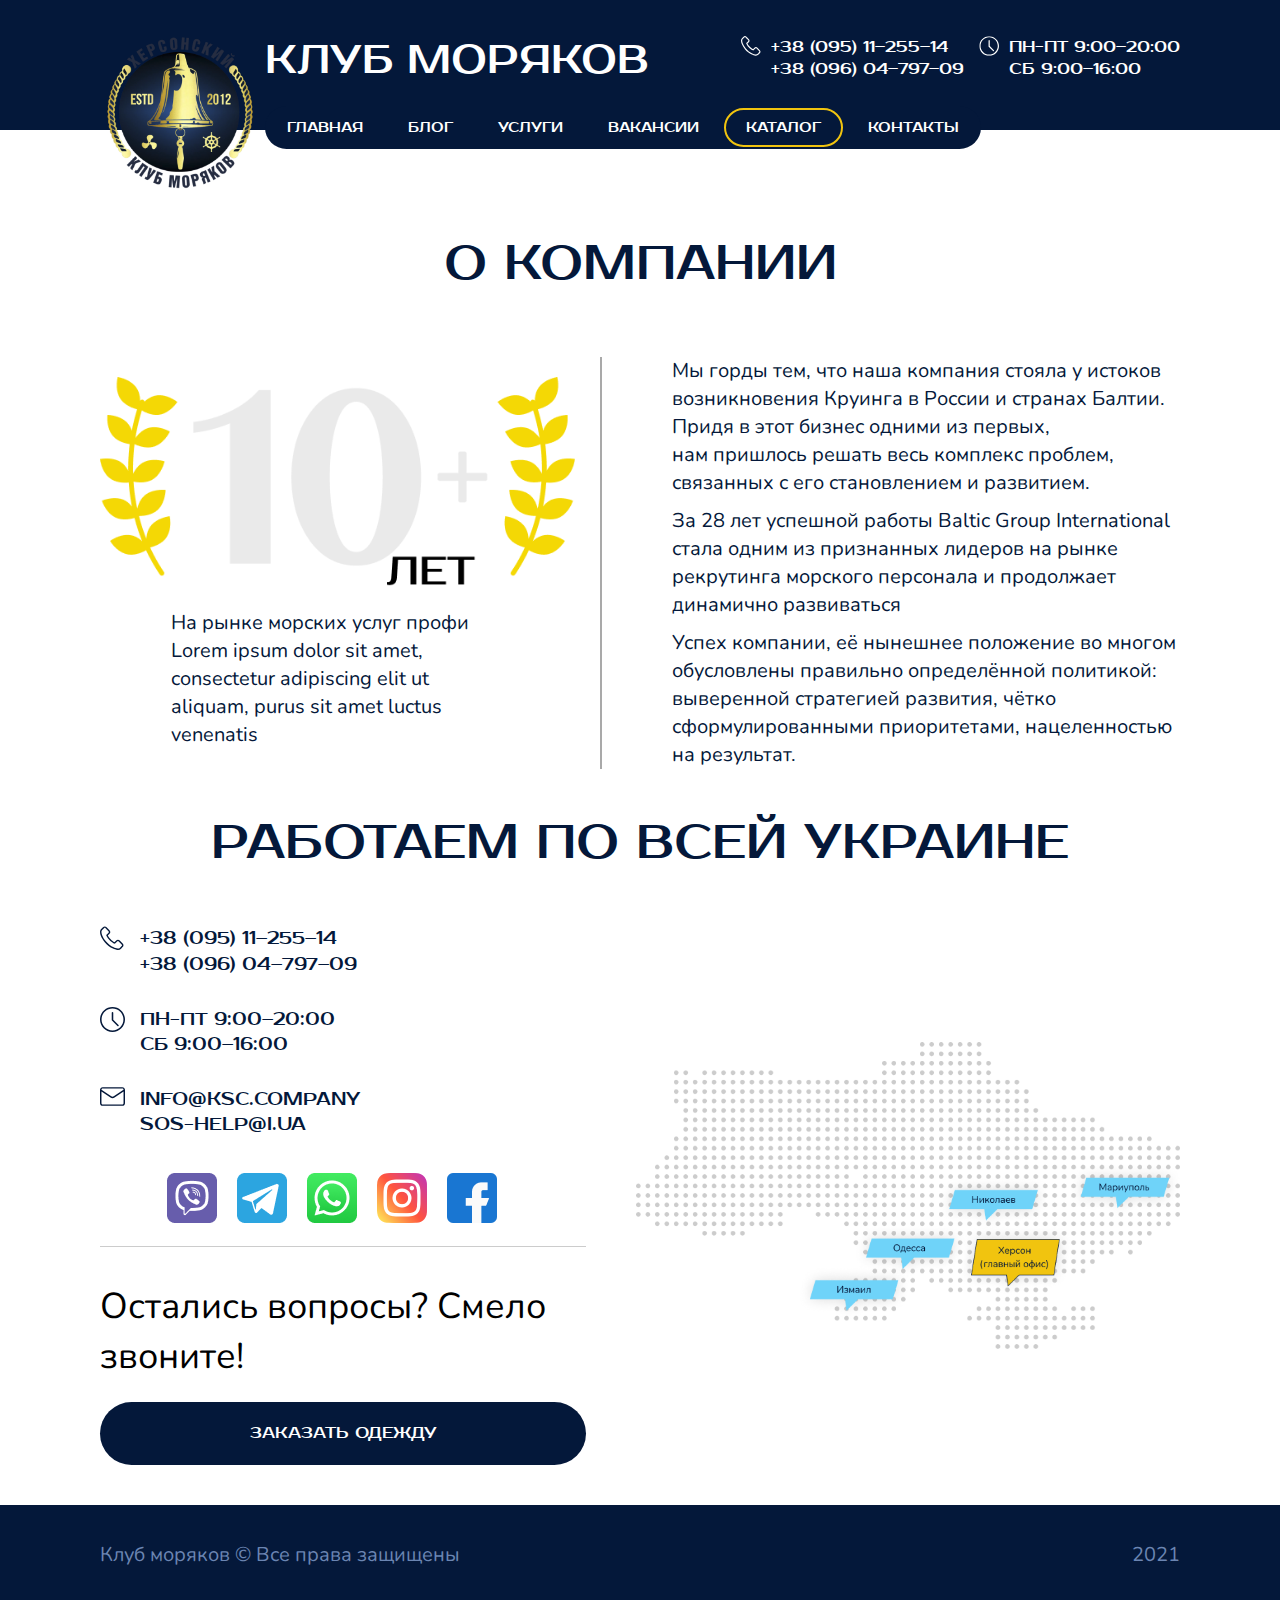
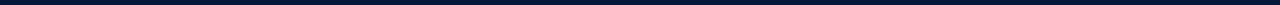
<file: contacts.html>
<!DOCTYPE html>
<html lang="en">
  <head>
    <meta charset="UTF-8">
    <meta http-equiv="X-UA-Compatible" content="IE=edge">
    <meta name="viewport" content="width=device-width, initial-scale=1.0">
    <link rel="stylesheet" href="assets/slick.css?_v=20220114035914">
    <link rel="stylesheet" href="css/style.min.css?_v=20220114035914">
    <title>Клуб моряков</title>
  </head>
  <body>
    <div class="mobile-menu osm">
      <ul><span class="menu-close"></span>
        <li><a href="#">Главная</a></li>
        <li><a href="#">Блог</a></li>
        <li><a href="#">Услуги</a></li>
        <li><a href="#">Вакансии</a></li>
        <li class="active"><a href="#">Каталог</a></li>
        <li><a href="#">Контакты</a></li>
      </ul>
    </div>
    <header class="content">
      <div class="header-inner"><img src="img/logo.png" alt="Logo Image">
        <div class="header-info">
          <h1>клуб моряков</h1>
          <ul>
            <li><a href="#">Главная</a></li>
            <li><a href="#">Блог</a></li>
            <li><a href="#">Услуги</a></li>
            <li><a href="#">Вакансии</a></li>
            <li class="active has-child"><a href="#">Каталог</a>
              <ul>
                <li><a href="#">морская форма</a></li>
                <li><a href="#">сец.обувь</a></li>
                <li class="active"><a href="#">аксессуары</a></li>
                <li><a href="#">папки для документов</a></li>
                <li><a href="#">одежда</a></li>
              </ul>
            </li>
            <li><a href="#">Контакты</a></li>
          </ul>
          <button class="menu-trigger osm">Меню</button>
        </div>
        <div class="main-contacts">
          <div><img src="img/phone.svg" alt="icon">+38 (095) 11–255–14<br>+38 (096) 04–797–09</div>
          <div><img src="img/time.svg" alt="icon">пн-пт 9:00–20:00<br>сб 9:00–16:00</div>
        </div>
      </div>
    </header>
    <div class="header-top"></div>
    <section class="content" id="about">
      <h2>о компании</h2>
      <div class="about-inner">
        <div><img src="img/about.png" alt="about picture">
          <p>На рынке морских услуг профи Lorem ipsum dolor sit amet, consectetur adipiscing elit ut aliquam, purus sit amet luctus venenatis</p>
        </div>
        <div>
          <p>Мы горды тем, что наша компания стояла у истоков возникновения Круинга в России и странах Балтии. Придя в этот бизнес одними из первых, нам пришлось решать весь комплекс проблем, связанных с его становлением и развитием.</p>
          <p>За 28 лет успешной работы Baltic Group International стала одним из признанных лидеров на рынке рекрутинга морского персонала и продолжает динамично развиваться</p>
          <p>Успех компании, её нынешнее положение во многом обусловлены правильно определённой политикой: выверенной стратегией развития, чётко сформулированными приоритетами, нацеленностью на результат.</p>
        </div>
      </div>
    </section>
    <section class="content" id="contacts">
      <h2>работаем по всей украине</h2>
      <div class="contacts-inner">
        <div>
          <ul class="contacts-items">
            <li><img src="img/phone2.svg" alt="phone icon"><a href="#">+38 (095) 11–255–14</a><a href="#">+38 (096) 04–797–09</a></li>
            <li><img src="img/time2.svg" alt="time icon">пн-пт 9:00–20:00<br>сб 9:00–16:00</li>
            <li><img src="img/mail.svg" alt="mail icon"><a href="#">info@ksc.company</a><a href="#">sos-help@i.ua</a></li>
            <li class="social-items"><a href="#"><img src="img/viber.png" alt="viber icon"></a><a href="#"><img src="img/telegram.png" alt="telegram icon"></a><a href="#"><img src="img/whatsapp.png" alt="whatsapp icon"></a><a href="#"><img src="img/instagram.png" alt="instagram icon"></a><a href="#"><img src="img/facebook.png" alt="facebook icon"></a></li>
          </ul>
          <hr>
          <p>Остались вопросы? Смело звоните!</p><a class="btn btn--dark" href="#">Заказать одежду</a>
        </div><img src="img/map.png" alt="map">
      </div>
    </section>
    <div class="popup" id="consultPopup">
      <div class="popup-inner"><span class="popup-close"></span><img src="img/popup.png" alt="popup person">
        <div class="popup-right">
          <h3>заполните заявку и наш менеджер свяжется с вами</h3>
          <form action="/">
            <div class="form-group">
              <input type="text" name="name" placeholder="Имя">
              <input type="tel" name="phone" placeholder="+38 (_ _ _)-_ _-_ _">
            </div>
            <input type="email" name="phone" placeholder="Email">
            <input class="btn" type="submit">
          </form>
        </div>
      </div>
    </div>
    <footer class="content">
      <p>Клуб моряков © Все права защищены</p>
      <p>2021</p>
    </footer>
    <script src="js/jquery-1.12.4.min.js?_v=20220114035914"></script>
    <script src="js/slick.min.js?_v=20220114035914"></script>
    <script src="js/script.js?_v=20220114035914"></script>
  </body>
</html>
</file>
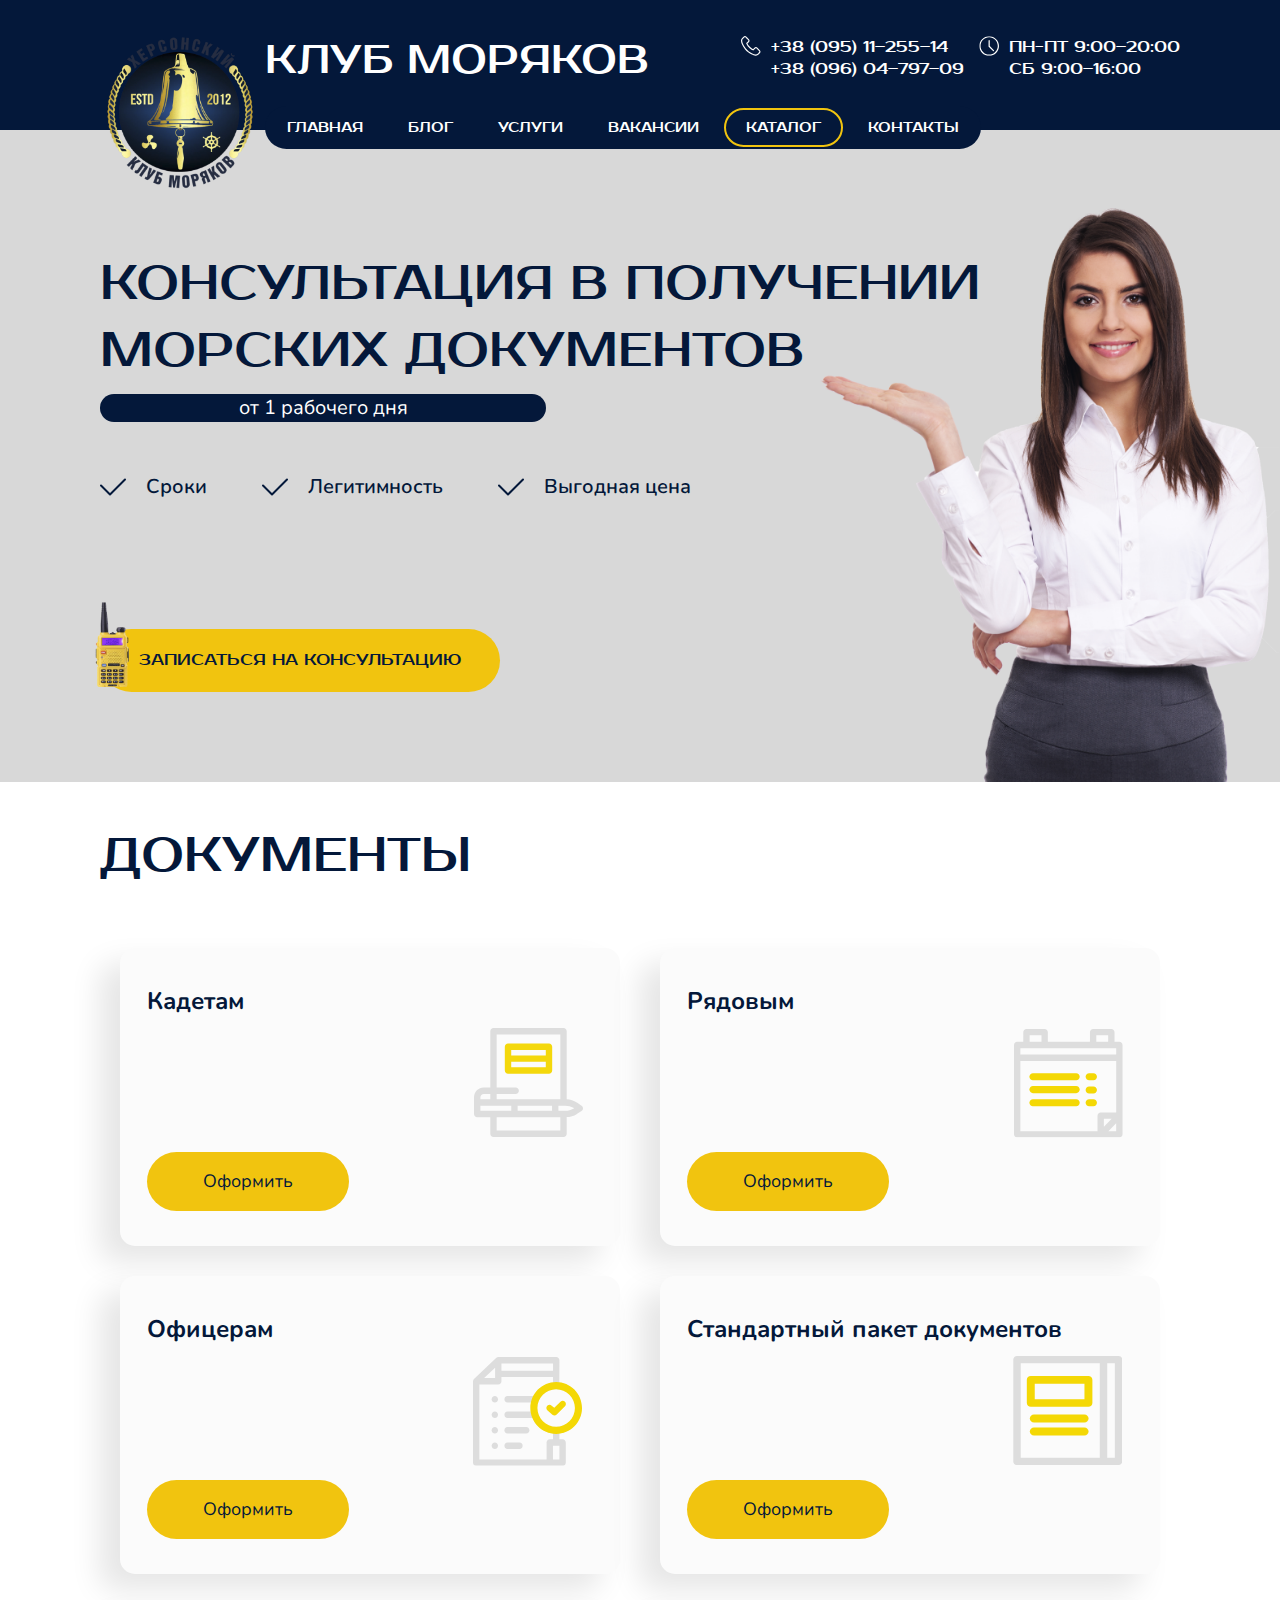
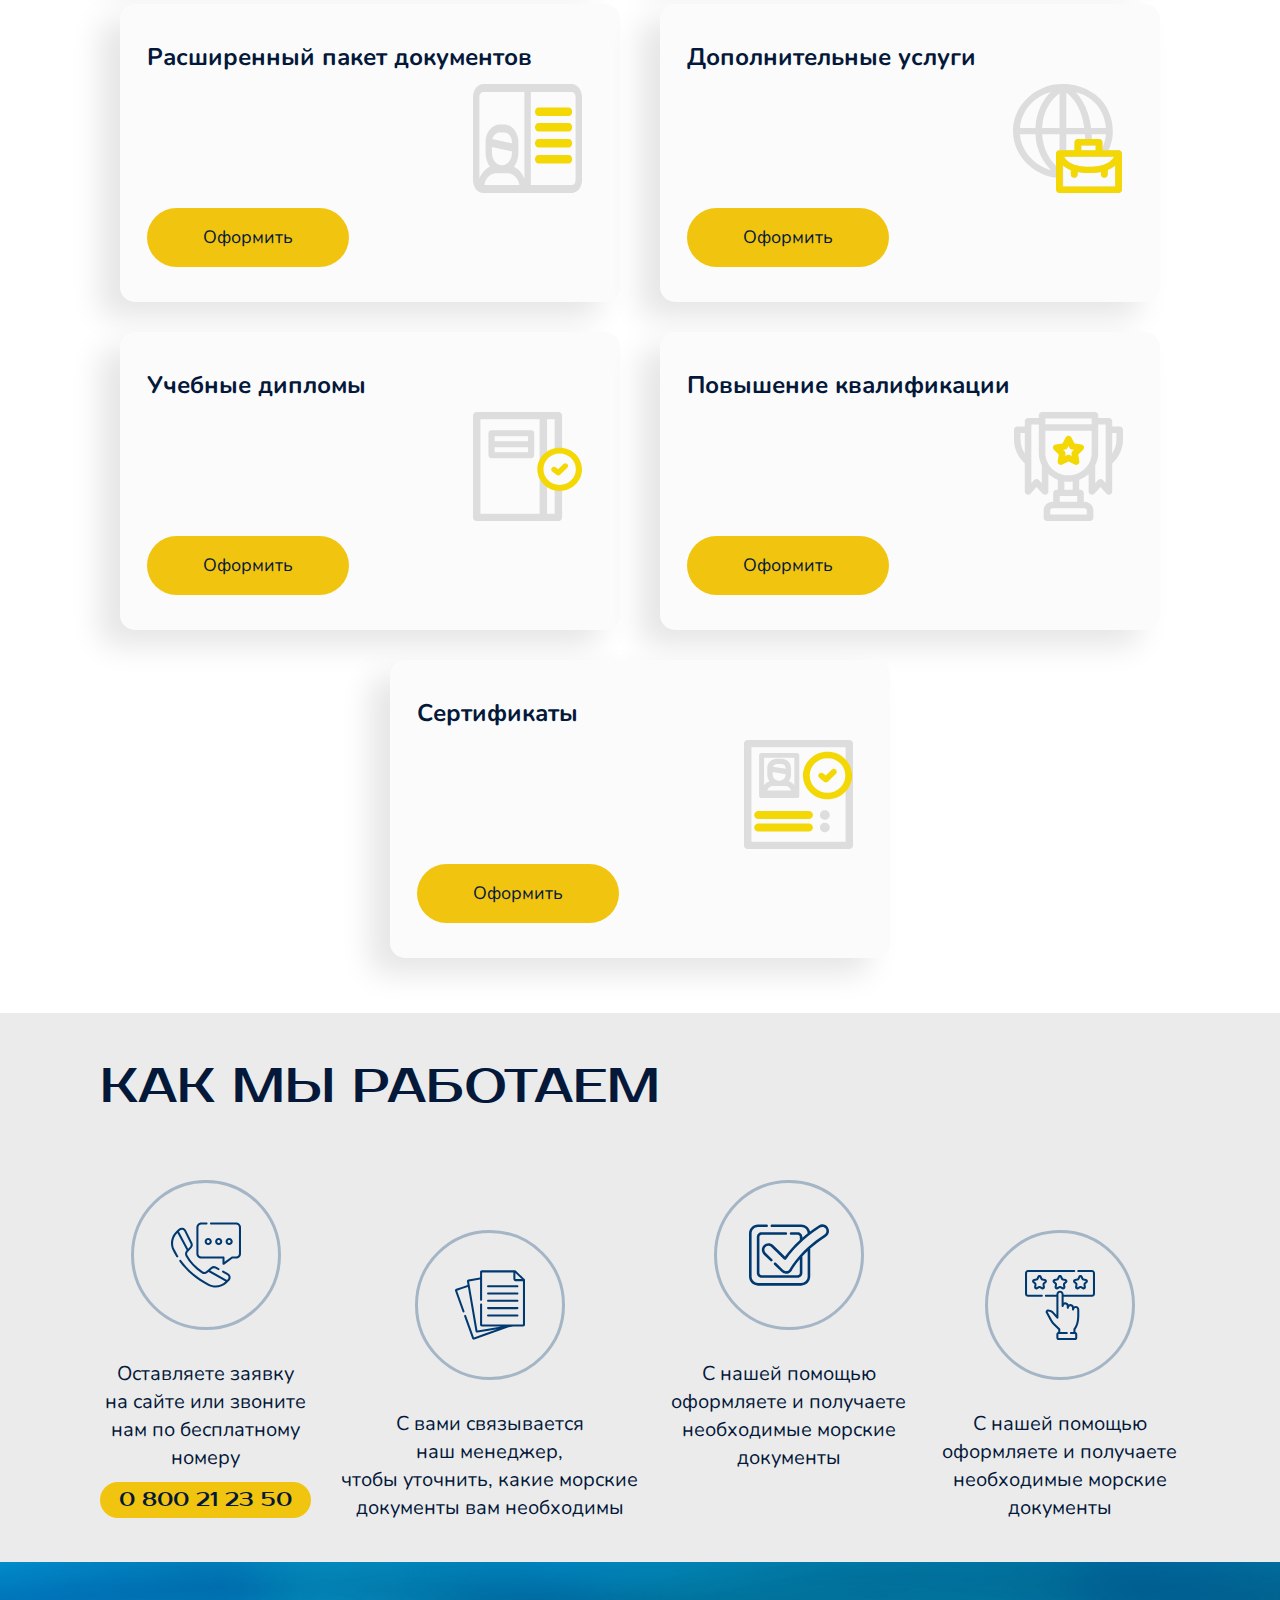
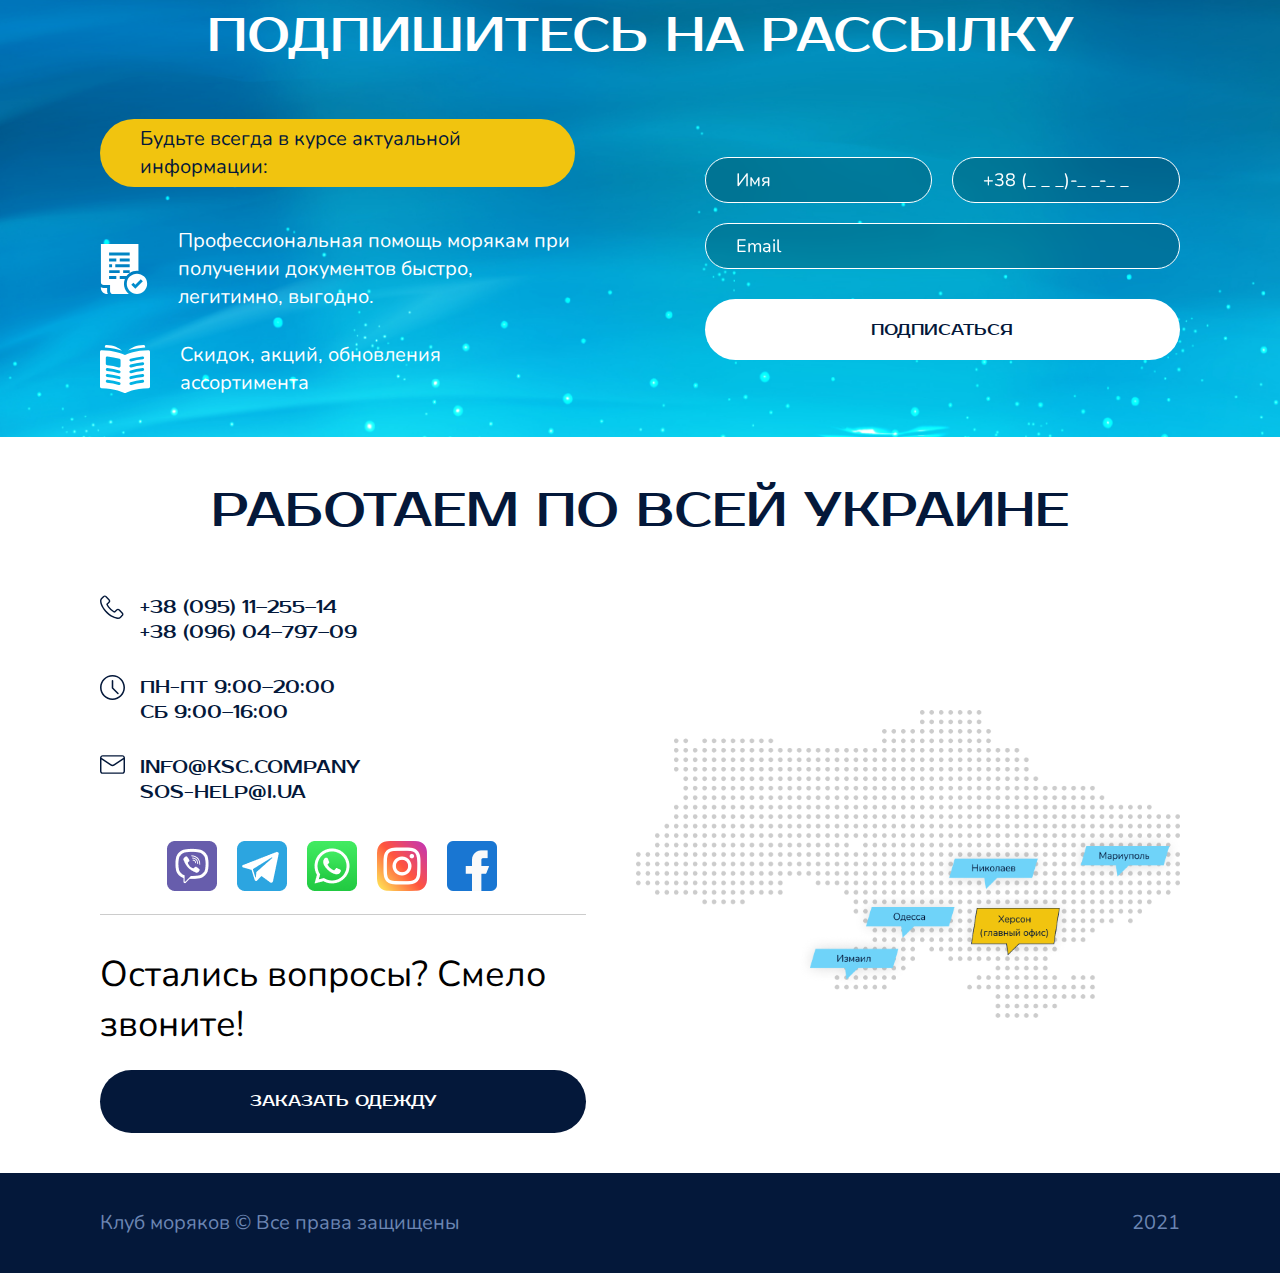
<file: documents.html>
<!DOCTYPE html>
<html lang="en">
  <head>
    <meta charset="UTF-8">
    <meta http-equiv="X-UA-Compatible" content="IE=edge">
    <meta name="viewport" content="width=device-width, initial-scale=1.0">
    <link rel="stylesheet" href="assets/slick.css?_v=20220114035914">
    <link rel="stylesheet" href="css/style.min.css?_v=20220114035914">
    <title>Клуб моряков</title>
  </head>
  <body> 
    <div class="mobile-menu osm">
      <ul><span class="menu-close"></span>
        <li><a href="#">Главная</a></li>
        <li><a href="#">Блог</a></li>
        <li><a href="#">Услуги</a></li>
        <li><a href="#">Вакансии</a></li>
        <li class="active"><a href="#">Каталог</a></li>
        <li><a href="#">Контакты</a></li>
      </ul>
    </div>
    <header class="content">
      <div class="header-inner"><img src="img/logo.png" alt="Logo Image">
        <div class="header-info">
          <h1>клуб моряков</h1>
          <ul>
            <li><a href="#">Главная</a></li>
            <li><a href="#">Блог</a></li>
            <li><a href="#">Услуги</a></li>
            <li><a href="#">Вакансии</a></li>
            <li class="active has-child"><a href="#">Каталог</a>
              <ul>
                <li><a href="#">морская форма</a></li>
                <li><a href="#">сец.обувь</a></li>
                <li class="active"><a href="#">аксессуары</a></li>
                <li><a href="#">папки для документов</a></li>
                <li><a href="#">одежда</a></li>
              </ul>
            </li>
            <li><a href="#">Контакты</a></li>
          </ul>
          <button class="menu-trigger osm">Меню</button>
        </div>
        <div class="main-contacts">
          <div><img src="img/phone.svg" alt="icon">+38 (095) 11–255–14<br>+38 (096) 04–797–09</div>
          <div><img src="img/time.svg" alt="icon">пн-пт 9:00–20:00<br>сб 9:00–16:00</div>
        </div>
      </div>
    </header>
    <div class="header-top"></div>
    <main class="consultation content">
      <h2>консультация в получении<br>морских документов</h2>
      <p>от 1 рабочего дня</p>
      <ul>
        <li>Сроки</li>
        <li>Легитимность</li>
        <li>Выгодная цена</li>
      </ul><a class="btn btn--light btn--big" href="#"><img src="img/wtalkie.png" alt="Walkie-Talkie">записаться на консультацию</a><img src="img/consultation.png" alt="Consultation Woman Image">
    </main>
    <section class="content info" id="documents">
      <h2>Документы</h2>
      <div class="documents-items">
        <div class="documents-item">
          <p>Кадетам</p><a class="btn btn--small" href="#">Оформить</a><img class="static" src="img/doc1.svg" alt="document icon"><img class="hover" src="img/doc1-2.svg" alt="document icon">
        </div>
        <div class="documents-item">
          <p>Рядовым</p><a class="btn btn--small" href="#">Оформить</a><img class="static" src="img/doc2.svg" alt="document icon"><img class="hover" src="img/doc2-2.svg" alt="document icon">
        </div>
        <div class="documents-item">
          <p>Офицерам</p><a class="btn btn--small" href="#">Оформить</a><img class="static" src="img/doc3.svg" alt="document icon"><img class="hover" src="img/doc3-2.svg" alt="document icon">
        </div>
        <div class="documents-item">
          <p>Стандартный пакет документов</p><a class="btn btn--small" href="#">Оформить</a><img class="static" src="img/doc4.svg" alt="document icon"><img class="hover" src="img/doc4-2.svg" alt="document icon">
        </div>
        <div class="documents-item">
          <p>Расширенный пакет документов</p><a class="btn btn--small" href="#">Оформить</a><img class="static" src="img/doc5.svg" alt="document icon"><img class="hover" src="img/doc5-2.svg" alt="document icon">
        </div>
        <div class="documents-item">
          <p>Дополнительные услуги</p><a class="btn btn--small" href="#">Оформить</a><img class="static" src="img/doc6.svg" alt="document icon"><img class="hover" src="img/doc6-2.svg" alt="document icon">
        </div>
        <div class="documents-item">
          <p>Учебные дипломы</p><a class="btn btn--small" href="#">Оформить</a><img class="static" src="img/doc7.svg" alt="document icon"><img class="hover" src="img/doc7-2.svg" alt="document icon">
        </div>
        <div class="documents-item">
          <p>Повышение квалификации</p><a class="btn btn--small" href="#">Оформить</a><img class="static" src="img/doc8.svg" alt="document icon"><img class="hover" src="img/doc8-2.svg" alt="document icon">
        </div>
        <div class="documents-item">
          <p>Сертификаты</p><a class="btn btn--small" href="#">Оформить</a><img class="static" src="img/doc9.svg" alt="document icon"><img class="hover" src="img/doc9-2.svg" alt="document icon">
        </div>
      </div>
    </section>
    <section class="content info" id="work">
      <h2>как мы работаем</h2>
      <div class="work-scheme">
        <div>
          <div class="step-image"><img src="img/work1.svg" alt="step image"></div><span>Оставляете заявку на сайте или звоните нам по бесплатному номеру</span>
          <p>0 800 21 23 50</p>
        </div>
        <div>
          <div class="step-image"><img src="img/work2.svg" alt="step image"></div><span>С вами связывается наш менеджер, чтобы уточнить, какие морские документы вам необходимы</span>
        </div>
        <div>
          <div class="step-image"><img src="img/work3.svg" alt="step image"></div><span>С нашей помощью оформляете и получаете необходимые морские документы</span>
        </div>
        <div>
          <div class="step-image"><img src="img/work4.svg" alt="step image"></div><span>С нашей помощью оформляете и получаете необходимые морские документы</span>
        </div>
      </div>
    </section>
    <section class="content" id="subscription">
      <h2>подпишитесь на рассылку</h2>
      <div class="subscription-inner">
        <div>
          <p>Будьте всегда в курсе актуальной информации:</p>
          <ul>
            <li><img src="img/info1.svg" alt="info icon">Профессиональная помощь морякам при<br>получении документов быстро, легитимно, выгодно.</li>
            <li><img src="img/info2.svg" alt="info icon">Скидок, акций, обновления<br>ассортимента</li>
          </ul>
        </div>
        <form>
          <div class="form-group">
            <input type="text" name="name" placeholder="Имя">
            <input type="tel" name="phone" placeholder="+38 (_ _ _)-_ _-_ _">
          </div>
          <input type="email" name="email" placeholder="Email">
          <input class="btn" type="submit" value="Подписаться">
        </form>
      </div>
    </section>
    <section class="content" id="contacts">
      <h2>работаем по всей украине</h2>
      <div class="contacts-inner">
        <div>
          <ul class="contacts-items">
            <li><img src="img/phone2.svg" alt="phone icon"><a href="#">+38 (095) 11–255–14</a><a href="#">+38 (096) 04–797–09</a></li>
            <li><img src="img/time2.svg" alt="time icon">пн-пт 9:00–20:00<br>сб 9:00–16:00</li>
            <li><img src="img/mail.svg" alt="mail icon"><a href="#">info@ksc.company</a><a href="#">sos-help@i.ua</a></li>
            <li class="social-items"><a href="#"><img src="img/viber.png" alt="viber icon"></a><a href="#"><img src="img/telegram.png" alt="telegram icon"></a><a href="#"><img src="img/whatsapp.png" alt="whatsapp icon"></a><a href="#"><img src="img/instagram.png" alt="instagram icon"></a><a href="#"><img src="img/facebook.png" alt="facebook icon"></a></li>
          </ul>
          <hr>
          <p>Остались вопросы? Смело звоните!</p><a class="btn btn--dark" href="#">Заказать одежду</a>
        </div><img src="img/map.png" alt="map">
      </div>
    </section>
    <footer class="content">
      <p>Клуб моряков © Все права защищены</p>
      <p>2021</p>
    </footer>
    <script src="js/jquery-1.12.4.min.js?_v=20220114035914"></script>
    <script src="js/slick.min.js?_v=20220114035914"></script>
    <script src="js/script.js?_v=20220114035914"></script>
  </body>
</html>
</file>
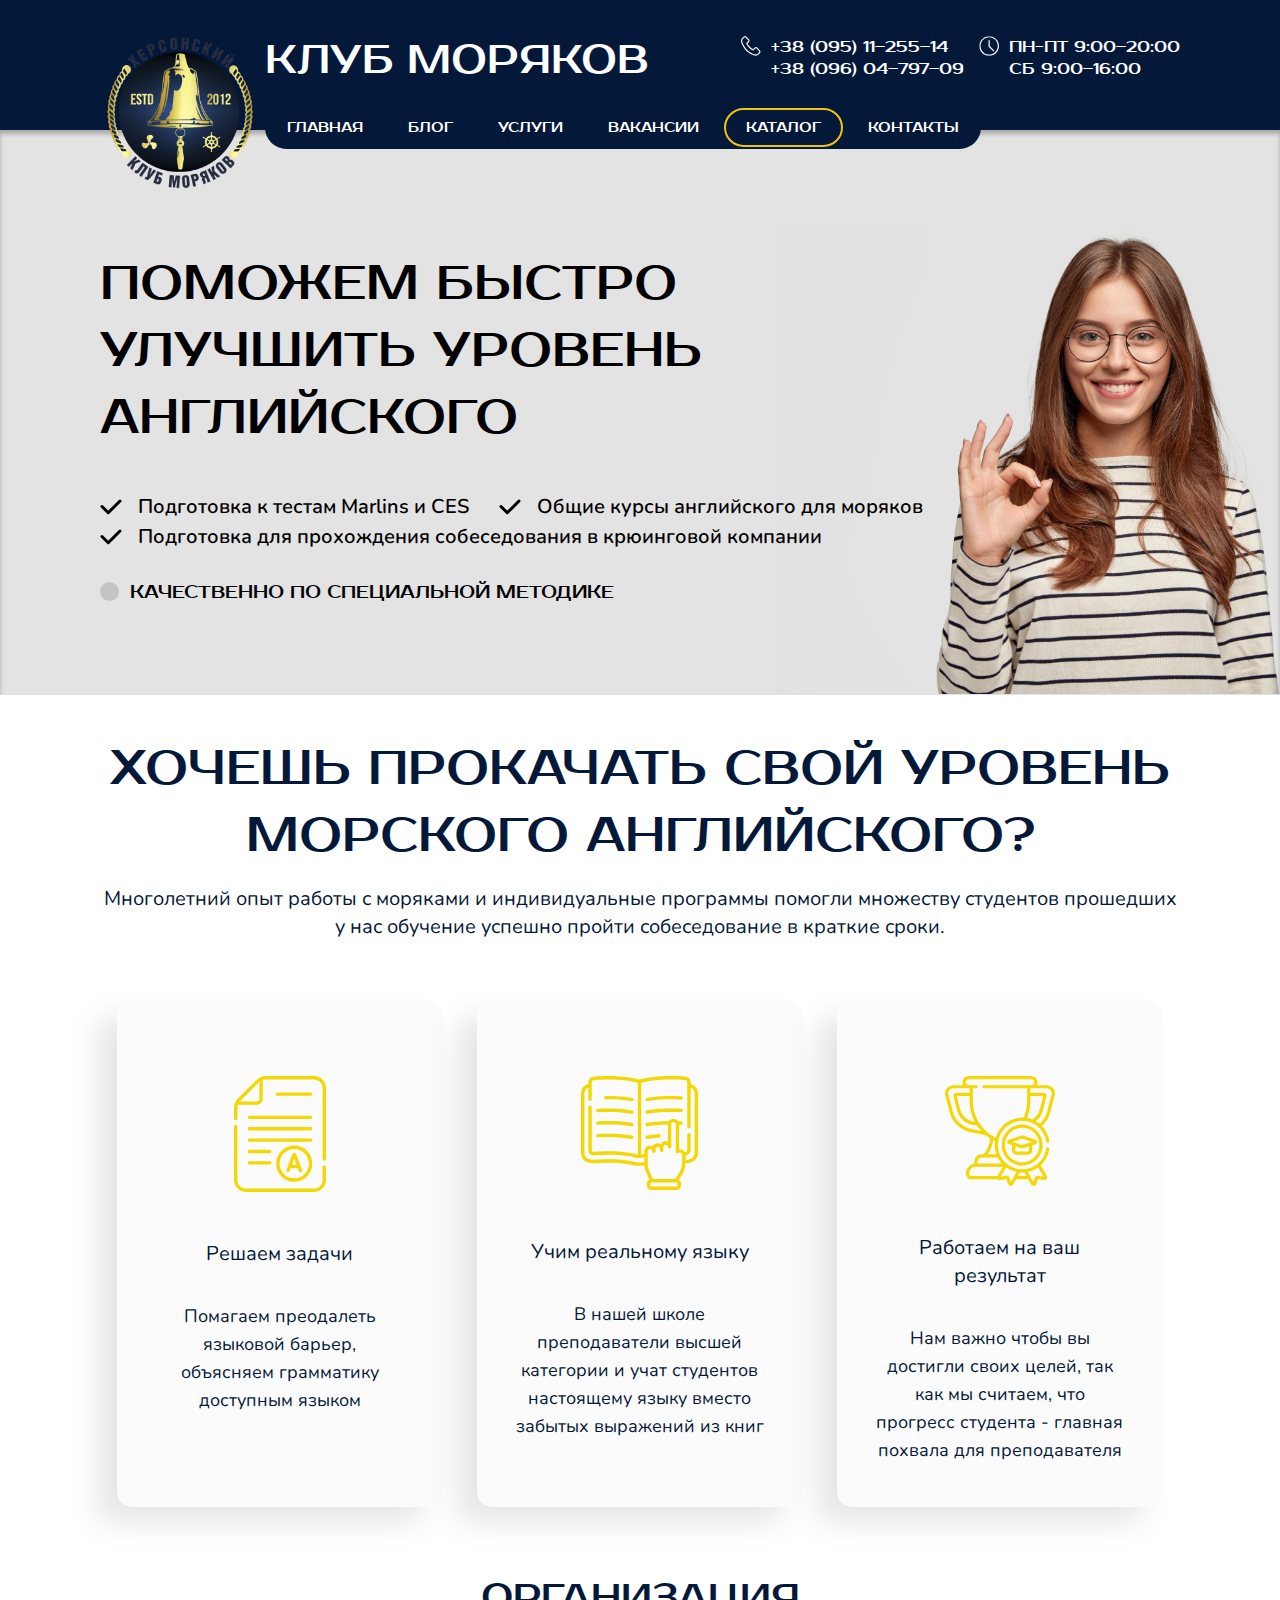
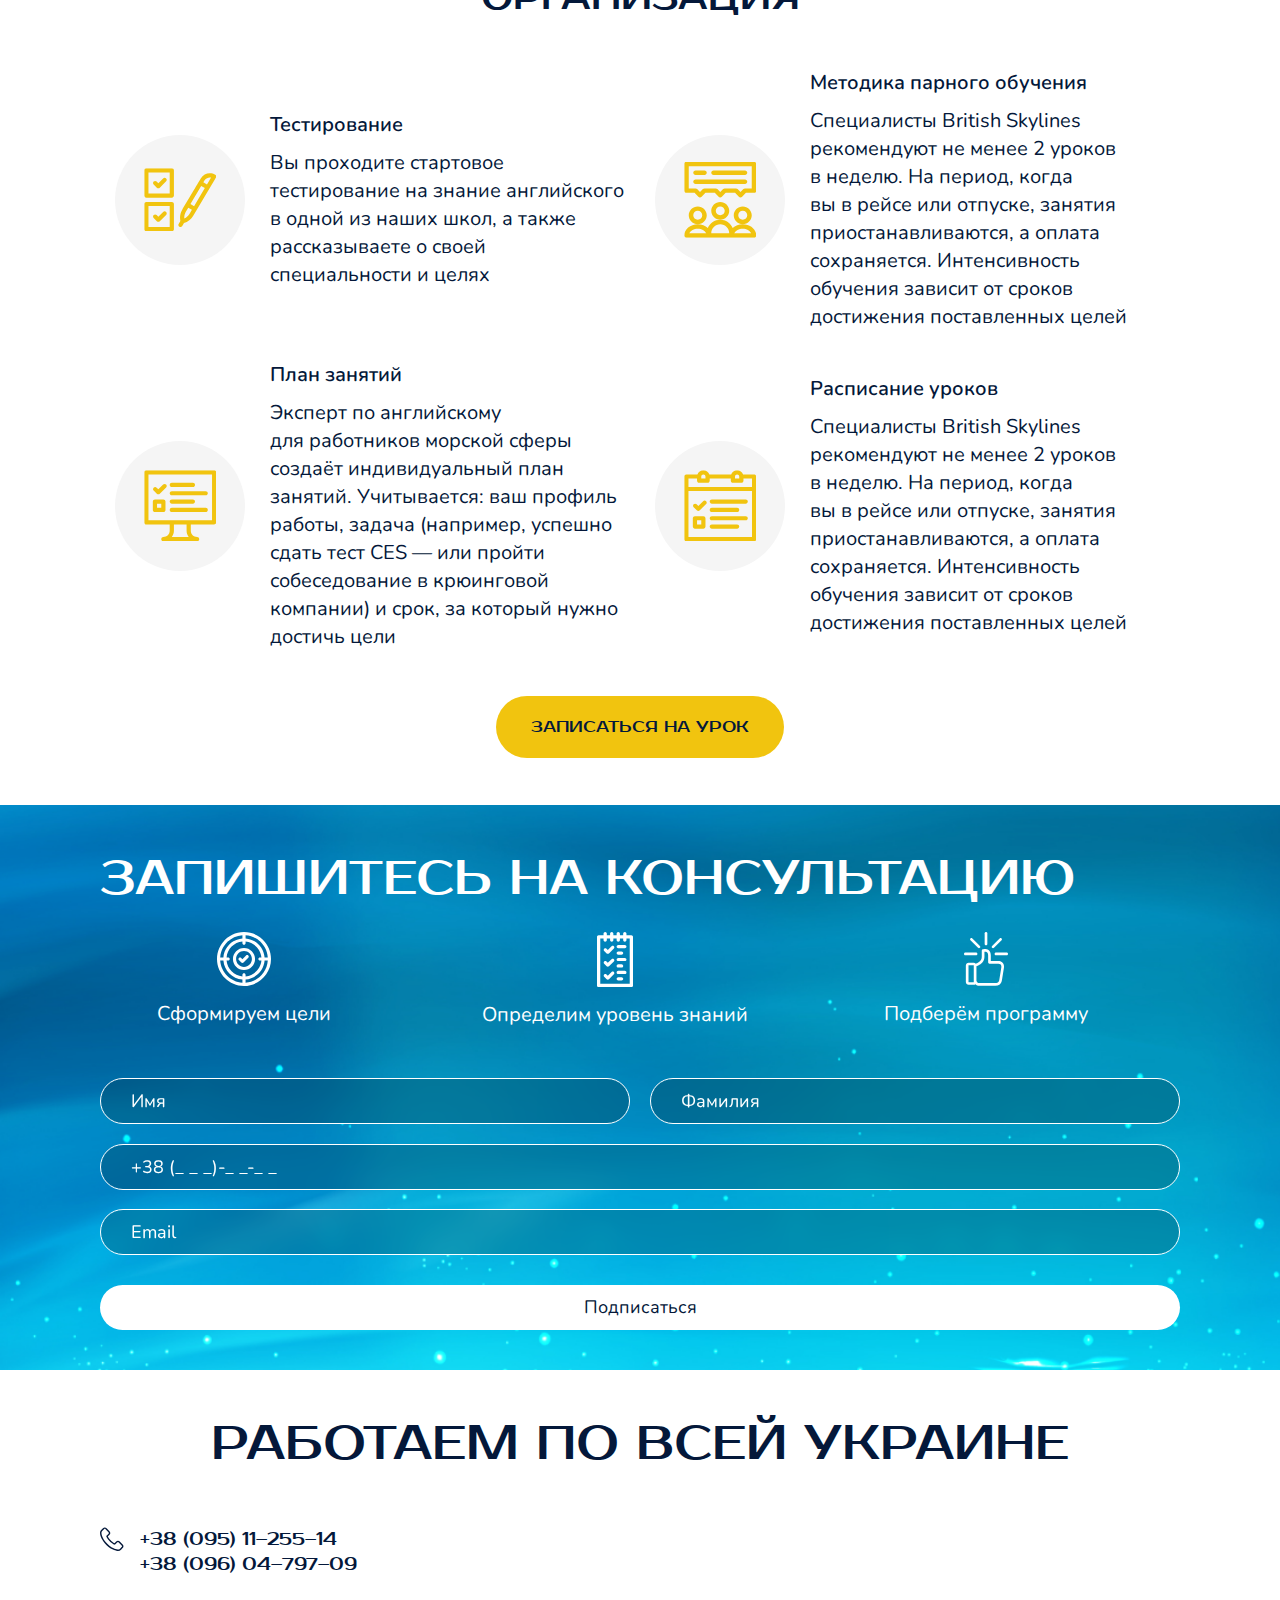
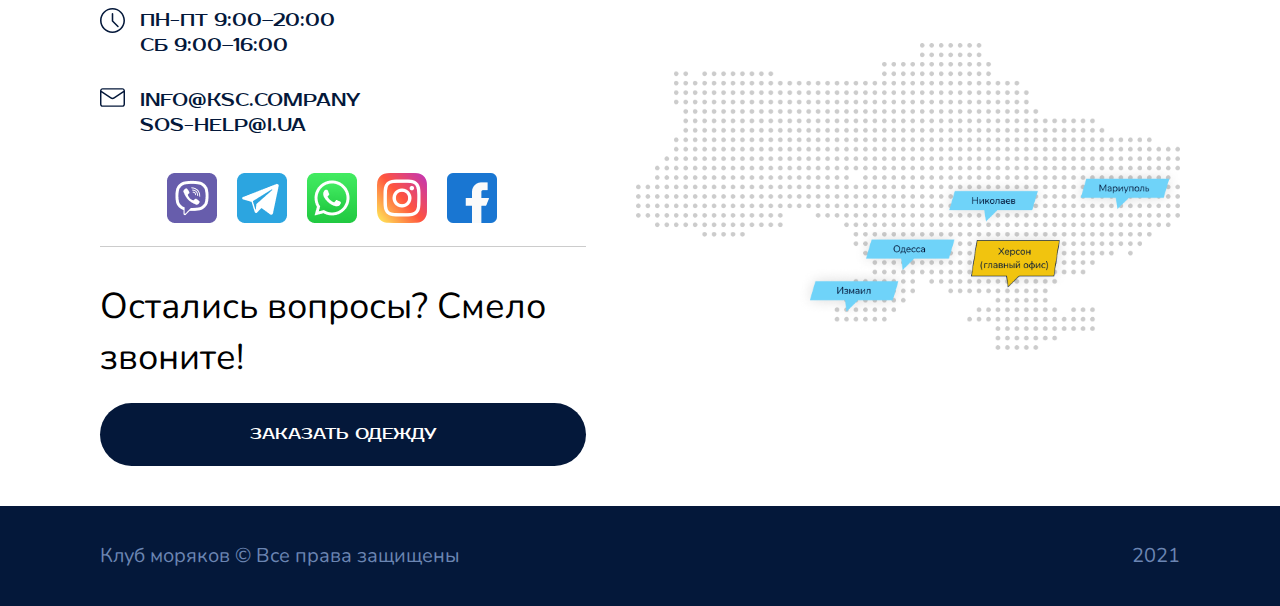
<file: english.html>
<!DOCTYPE html>
<html lang="en">
  <head>
    <meta charset="UTF-8">
    <meta http-equiv="X-UA-Compatible" content="IE=edge">
    <meta name="viewport" content="width=device-width, initial-scale=1.0">
    <link rel="stylesheet" href="assets/slick.css?_v=20220114035914">
    <link rel="stylesheet" href="css/style.min.css?_v=20220114035914">
    <title>Клуб моряков</title>
  </head>
  <body>
    <div class="mobile-menu osm">
      <ul><span class="menu-close"></span>
        <li><a href="#">Главная</a></li>
        <li><a href="#">Блог</a></li>
        <li><a href="#">Услуги</a></li>
        <li><a href="#">Вакансии</a></li>
        <li class="active"><a href="#">Каталог</a></li>
        <li><a href="#">Контакты</a></li>
      </ul>
    </div>
    <header class="content">
      <div class="header-inner"><img src="img/logo.png" alt="Logo Image">
        <div class="header-info">
          <h1>клуб моряков</h1>
          <ul>
            <li><a href="#">Главная</a></li>
            <li><a href="#">Блог</a></li>
            <li><a href="#">Услуги</a></li>
            <li><a href="#">Вакансии</a></li>
            <li class="active has-child"><a href="#">Каталог</a>
              <ul>
                <li><a href="#">морская форма</a></li>
                <li><a href="#">сец.обувь</a></li>
                <li class="active"><a href="#">аксессуары</a></li>
                <li><a href="#">папки для документов</a></li>
                <li><a href="#">одежда</a></li>
              </ul>
            </li>
            <li><a href="#">Контакты</a></li>
          </ul>
          <button class="menu-trigger osm">Меню</button>
        </div>
        <div class="main-contacts">
          <div><img src="img/phone.svg" alt="icon">+38 (095) 11–255–14<br>+38 (096) 04–797–09</div>
          <div><img src="img/time.svg" alt="icon">пн-пт 9:00–20:00<br>сб 9:00–16:00</div>
        </div>
      </div>
    </header>
    <div class="header-top"></div>
    <main class="english content">
      <h2>поможем быстро<br>улучшить уровень<br>английского</h2>
      <ul>
        <li>Подготовка к тестам Marlins и CES</li>
        <li>Общие курсы английского для моряков</li>
        <li>Подготовка для прохождения собеседования в крюинговой компании</li>
      </ul>
      <p>качественно по специальной методике</p>
    </main>
    <section class="content" id="pump">
      <h2>хочешь прокачать свой уровень<br>морского английского?</h2>
      <p>Многолетний опыт работы с моряками и индивидуальные программы помогли множеству студентов прошедших у нас обучение успешно пройти собеседование в краткие сроки.</p>
      <div class="why-items">
        <div><img src="img/pump1.svg" alt="pump icon">
          <p>Решаем задачи</p><span>Помагаем преодалеть языковой барьер, объясняем грамматику доступным языком</span>
        </div>
        <div><img src="img/pump2.svg" alt="pump icon">
          <p>Учим реальному языку</p><span>В нашей школе преподаватели высшей категории и учат студентов настоящему языку вместо забытых выражений из книг</span>
        </div>
        <div><img src="img/pump3.svg" alt="pump icon">
          <p>Работаем на ваш результат</p><span>Нам важно чтобы вы достигли своих целей, так как мы считаем, что прогресс студента - главная похвала для преподавателя</span>
        </div>
      </div>
    </section>
    <section class="content" id="organization">
      <h2>ОРГАНИЗАЦИЯ</h2>
      <div class="organization-items">
        <div>
          <div class="organization-thumb"><img src="img/org1.svg" alt="organization icon"></div>
          <div>
            <p>Тестирование</p><span>Вы проходите стартовое тестирование на знание английского в одной из наших школ, а также рассказываете о своей специальности и целях</span>
          </div>
        </div>
        <div>
          <div class="organization-thumb"><img src="img/org3.svg" alt="organization icon"></div>
          <div>
            <p>Методика парного обучения </p><span>Специалисты British Skylines рекомендуют не менее 2 уроков в неделю. На период, когда вы в рейсе или отпуске, занятия приостанавливаются, а оплата сохраняется. Интенсивность обучения зависит от сроков достижения поставленных целей</span>
          </div>
        </div>
        <div>
          <div class="organization-thumb"><img src="img/org2.svg" alt="organization icon"></div>
          <div>
            <p>План занятий</p><span>Эксперт по английскому для работников морской сферы создаёт индивидуальный план занятий. Учитывается: ваш профиль работы, задача (например, успешно сдать тест СЕS — или пройти собеседование в крюинговой компании) и срок, за который нужно достичь цели</span>
          </div>
        </div>
        <div>
          <div class="organization-thumb"><img src="img/org4.svg" alt="organization icon"></div>
          <div>
            <p>Расписание уроков</p><span>Специалисты British Skylines рекомендуют не менее 2 уроков в неделю. На период, когда вы в рейсе или отпуске, занятия приостанавливаются, а оплата сохраняется. Интенсивность обучения зависит от сроков достижения поставленных целей</span>
          </div>
        </div>
      </div><a class="btn btn--light" href="#">записаться на урок</a>
    </section>
    <section class="content" id="consultation">
      <div class="consultation-inner">
        <div>
          <h2>запишитесь на консультацию</h2>
          <ul>
            <li><img src="img/consult1.svg" alt="consult icon">Сформируем цели</li>
            <li><img src="img/consult2.svg" alt="consult icon">Определим уровень знаний</li>
            <li><img src="img/consult3.svg" alt="consult icon">Подберём программу</li>
          </ul>
        </div>
        <form>
          <div class="form-group">
            <input type="text" name="name" placeholder="Имя">
            <input type="text" name="female" placeholder="Фамилия">
          </div>
          <input type="tel" name="phone" placeholder="+38 (_ _ _)-_ _-_ _">
          <input type="email" name="email" placeholder="Email">
          <input class="btn btn--nunito" type="submit" value="Подписаться">
        </form>
      </div>
    </section>
    <section class="content" id="contacts">
      <h2>работаем по всей украине</h2>
      <div class="contacts-inner">
        <div>
          <ul class="contacts-items">
            <li><img src="img/phone2.svg" alt="phone icon"><a href="#">+38 (095) 11–255–14</a><a href="#">+38 (096) 04–797–09</a></li>
            <li><img src="img/time2.svg" alt="time icon">пн-пт 9:00–20:00<br>сб 9:00–16:00</li>
            <li><img src="img/mail.svg" alt="mail icon"><a href="#">info@ksc.company</a><a href="#">sos-help@i.ua</a></li>
            <li class="social-items"><a href="#"><img src="img/viber.png" alt="viber icon"></a><a href="#"><img src="img/telegram.png" alt="telegram icon"></a><a href="#"><img src="img/whatsapp.png" alt="whatsapp icon"></a><a href="#"><img src="img/instagram.png" alt="instagram icon"></a><a href="#"><img src="img/facebook.png" alt="facebook icon"></a></li>
          </ul>
          <hr>
          <p>Остались вопросы? Смело звоните!</p><a class="btn btn--dark" href="#">Заказать одежду</a>
        </div><img src="img/map.png" alt="map">
      </div>
    </section>
    <div class="popup" id="consultPopup">
      <div class="popup-inner"><span class="popup-close"></span><img src="img/popup.png" alt="popup person">
        <div class="popup-right">
          <h3>заполните заявку и наш менеджер свяжется с вами</h3>
          <form action="/">
            <div class="form-group">
              <input type="text" name="name" placeholder="Имя">
              <input type="tel" name="phone" placeholder="+38 (_ _ _)-_ _-_ _">
            </div>
            <input type="email" name="phone" placeholder="Email">
            <input class="btn" type="submit">
          </form>
        </div>
      </div>
    </div>
    <footer class="content">
      <p>Клуб моряков © Все права защищены</p>
      <p>2021</p>
    </footer>
    <script src="js/jquery-1.12.4.min.js?_v=20220114035914"></script>
    <script src="js/slick.min.js?_v=20220114035914"></script>
    <script src="js/script.js?_v=20220114035914"></script>
  </body>
</html>
</file>
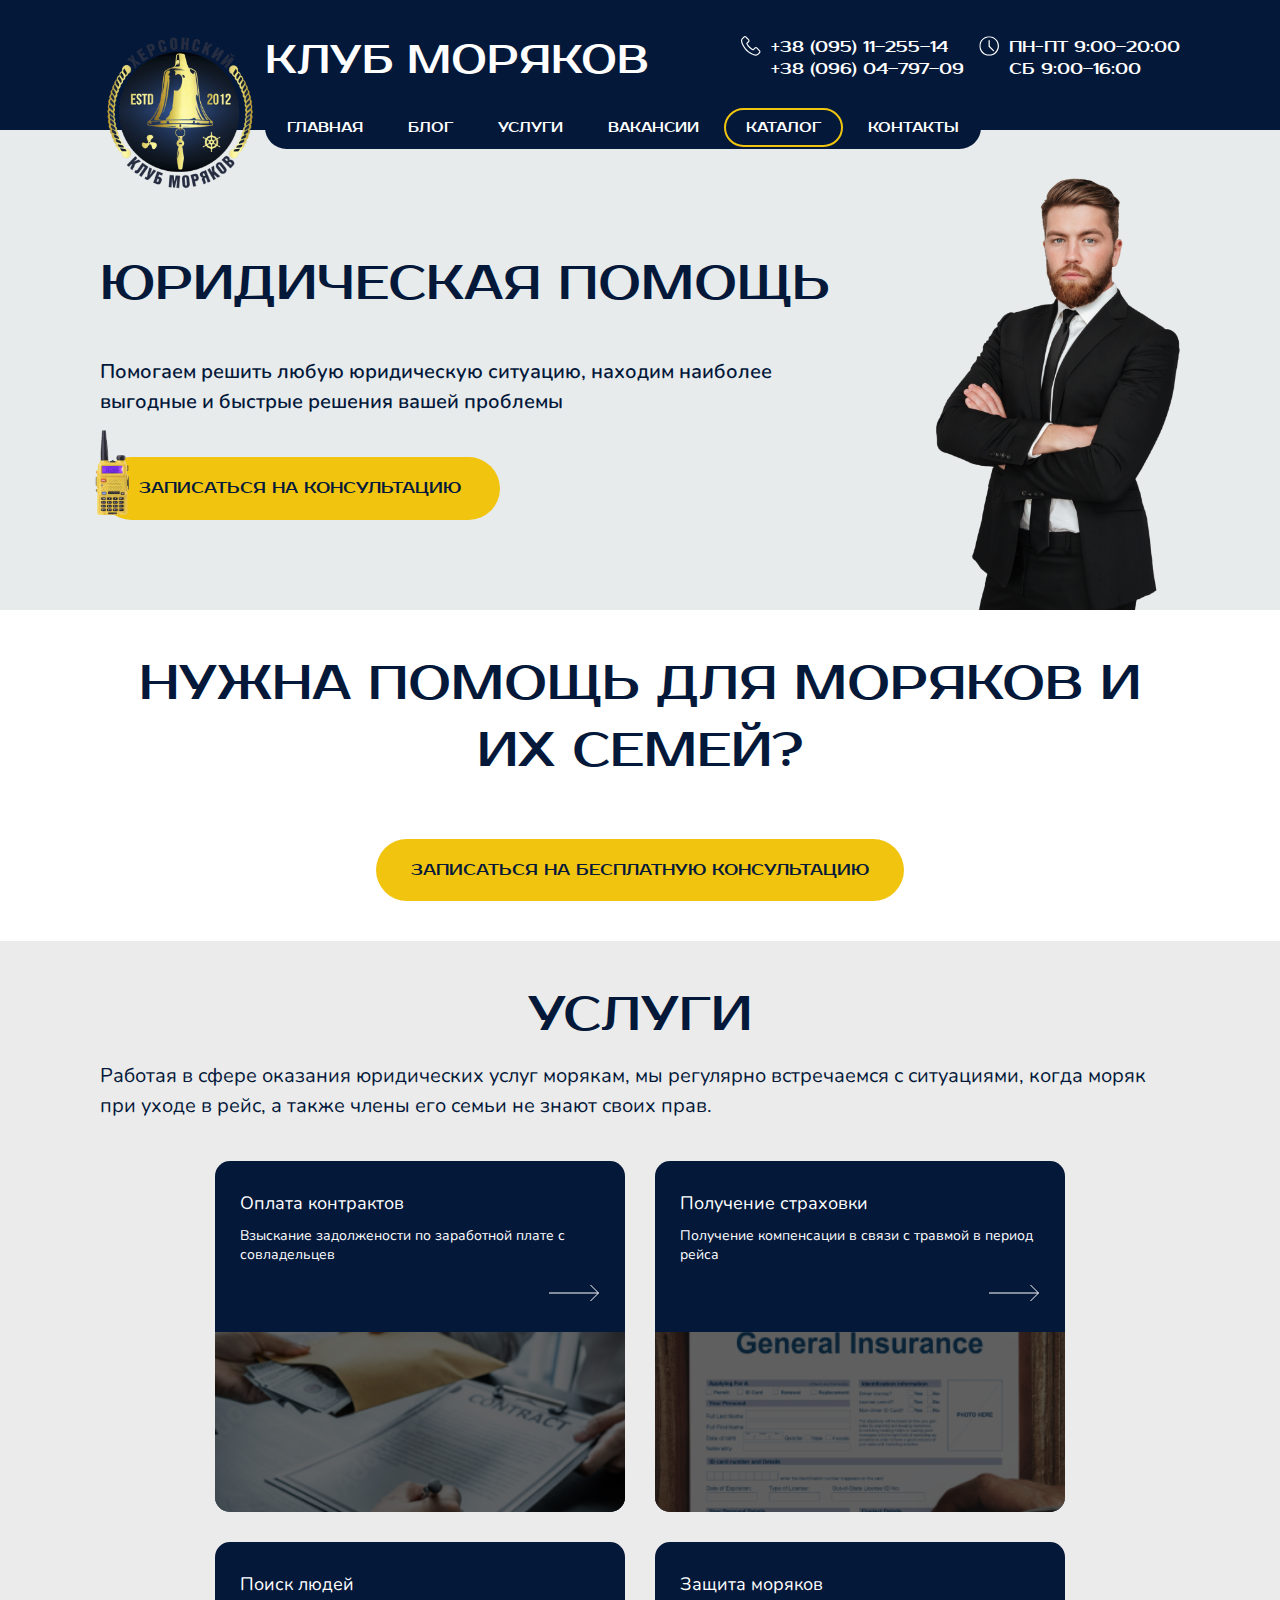
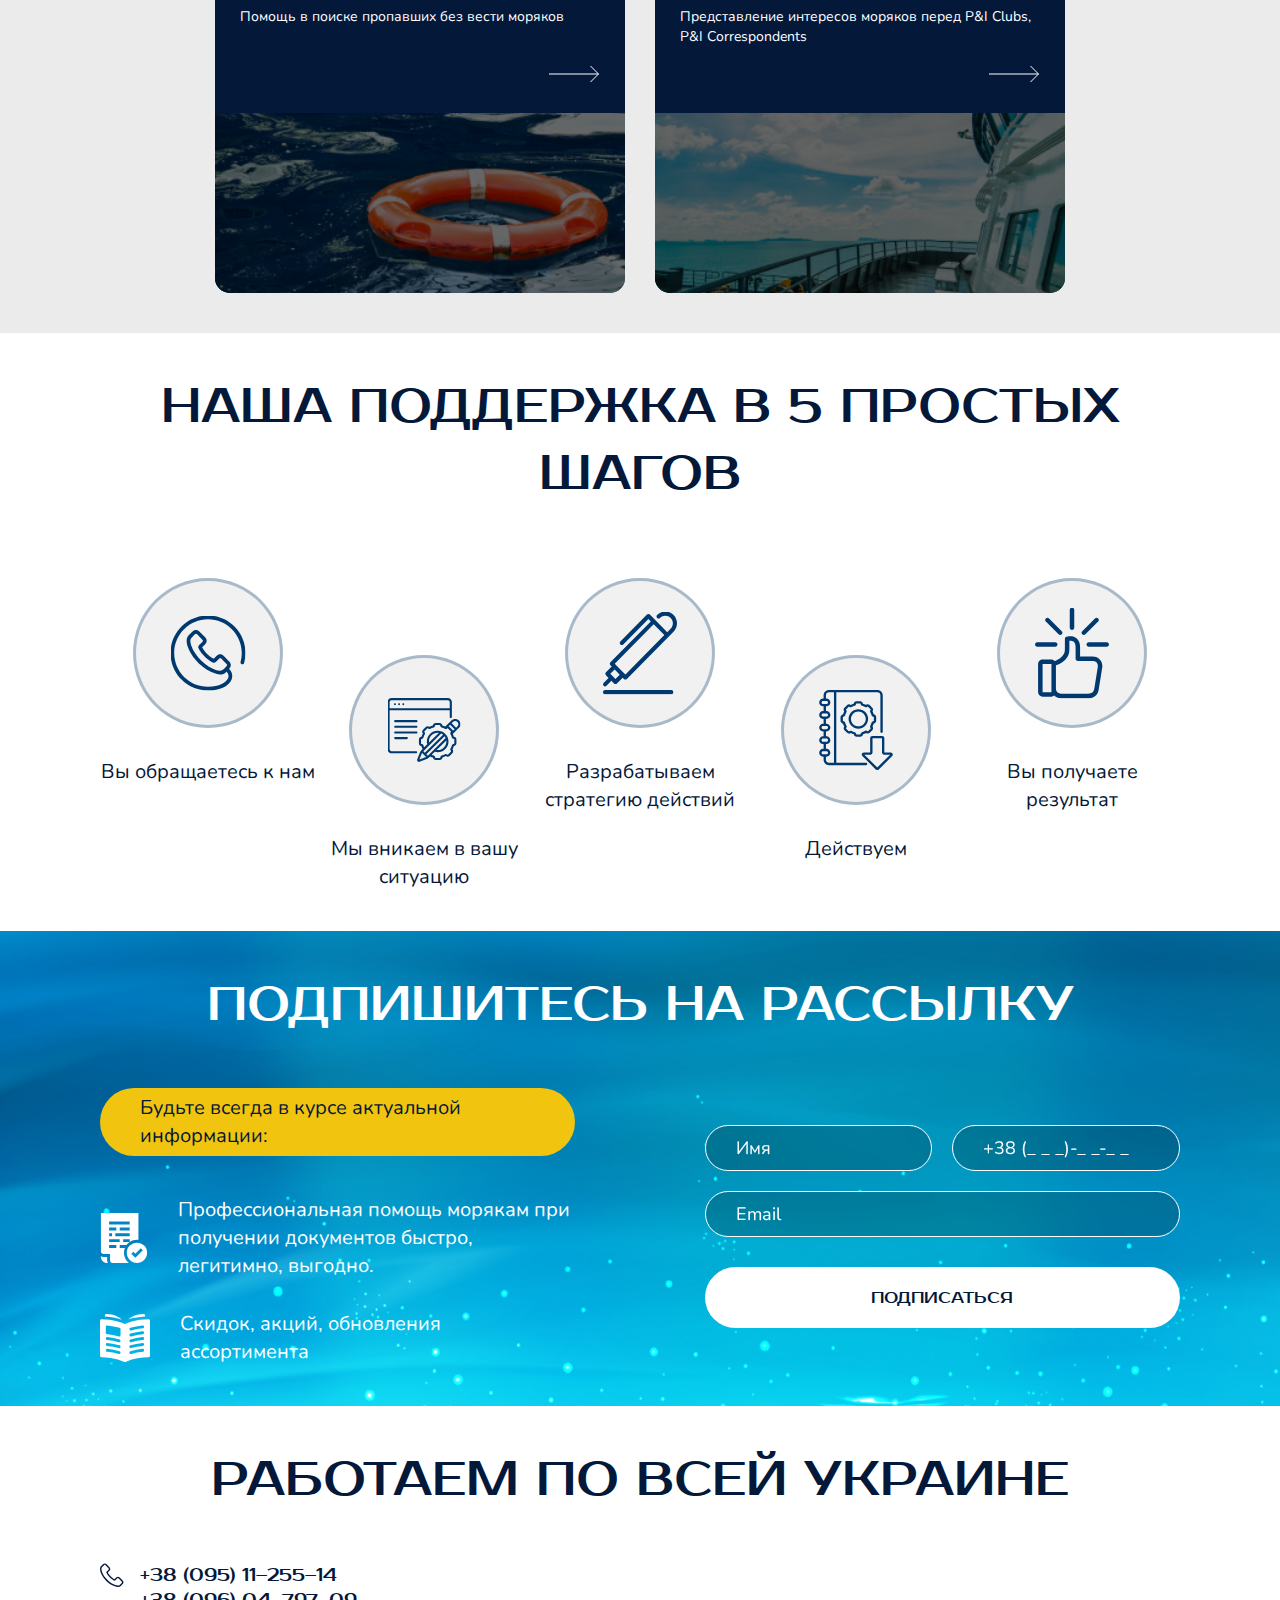
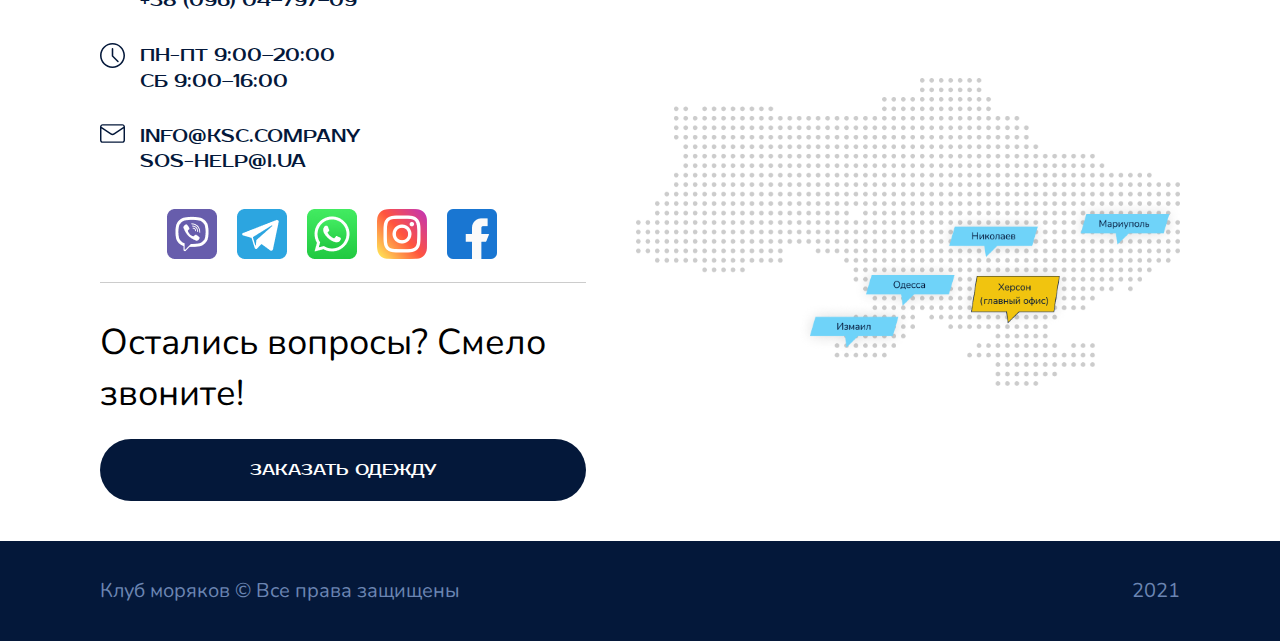
<file: help.html>
<!DOCTYPE html>
<html lang="en">
  <head>
    <meta charset="UTF-8">
    <meta http-equiv="X-UA-Compatible" content="IE=edge">
    <meta name="viewport" content="width=device-width, initial-scale=1.0">
    <link rel="stylesheet" href="assets/slick.css?_v=20220114035914">
    <link rel="stylesheet" href="css/style.min.css?_v=20220114035914">
    <title>Клуб моряков</title>
  </head>
  <body>
    <div class="mobile-menu osm">
      <ul><span class="menu-close"></span>
        <li><a href="#">Главная</a></li>
        <li><a href="#">Блог</a></li>
        <li><a href="#">Услуги</a></li>
        <li><a href="#">Вакансии</a></li>
        <li class="active"><a href="#">Каталог</a></li>
        <li><a href="#">Контакты</a></li>
      </ul>
    </div>
    <header class="content">
      <div class="header-inner"><img src="img/logo.png" alt="Logo Image">
        <div class="header-info">
          <h1>клуб моряков</h1>
          <ul>
            <li><a href="#">Главная</a></li>
            <li><a href="#">Блог</a></li>
            <li><a href="#">Услуги</a></li>
            <li><a href="#">Вакансии</a></li>
            <li class="active has-child"><a href="#">Каталог</a>
              <ul>
                <li><a href="#">морская форма</a></li>
                <li><a href="#">сец.обувь</a></li>
                <li class="active"><a href="#">аксессуары</a></li>
                <li><a href="#">папки для документов</a></li>
                <li><a href="#">одежда</a></li>
              </ul>
            </li>
            <li><a href="#">Контакты</a></li>
          </ul>
          <button class="menu-trigger osm">Меню</button>
        </div>
        <div class="main-contacts">
          <div><img src="img/phone.svg" alt="icon">+38 (095) 11–255–14<br>+38 (096) 04–797–09</div>
          <div><img src="img/time.svg" alt="icon">пн-пт 9:00–20:00<br>сб 9:00–16:00</div>
        </div>
      </div>
    </header>
    <div class="header-top"></div>
    <main class="help content">
      <h2>Юридическая помощь</h2><span>Помогаем решить любую юридическую ситуацию, находим наиболее<br>выгодные и быстрые решения вашей проблемы</span><a class="btn btn--light btn--big" href="#"><img src="img/wtalkie.png" alt="Walkie-Talkie">записаться на консультацию</a><img src="img/help.png" alt="Help Man Image">
    </main>
    <section class="content" id="needhelp">
      <h2>нужна помощь для моряков и<br>их семей?</h2><a class="btn btn--light popup-link" href="#consultPopup">записаться на бесплатную консультацию</a>
    </section>
    <section class="content" id="services">
      <h2>услуги</h2>
      <p>Работая в сфере оказания юридических услуг морякам, мы регулярно встречаемся с ситуациями, когда моряк при уходе в рейс, а также члены его семьи не знают своих прав.</p>
      <div class="services-list content">
        <div class="services-item"><a href="#"><b>Оплата контрактов</b><span>Взыскание задолжености по заработной плате с совладельцев</span></a><img src="img/help1.png" alt="Service1"></div>
        <div class="services-item"><a href="#"><b>Получение страховки</b><span>Получение компенсации в связи с травмой в период рейса</span></a><img src="img/help2.png" alt="Service2"></div>
        <div class="services-item"><a href="#"><b>Поиск людей</b><span>Помощь в поиске пропавших без вести моряков</span></a><img src="img/help3.png" alt="Service3"></div>
        <div class="services-item"><a href="#"><b>Защита моряков</b><span>Представление интересов моряков перед P&I Clubs, P&I Correspondents</span></a><img src="img/help4.png" alt="Service4"></div>
      </div>
    </section>
    <section class="content" id="needsupport">
      <h2>наша поддержка в 5 простых шагов</h2>
      <div class="work-scheme">
        <div>
          <div class="step-image"><img src="img/sup1.svg" alt="step image"></div><span>Вы обращаетесь к нам</span>
        </div>
        <div>
          <div class="step-image"><img src="img/sup2.svg" alt="step image"></div><span>Мы вникаем в вашу ситуацию</span>
        </div>
        <div>
          <div class="step-image"><img src="img/sup3.svg" alt="step image"></div><span>Разрабатываем стратегию действий</span>
        </div>
        <div>
          <div class="step-image"><img src="img/sup4.svg" alt="step image"></div><span>Действуем</span>
        </div>
        <div>
          <div class="step-image"><img src="img/sup5.svg" alt="step image"></div><span>Вы получаете результат</span>
        </div>
      </div>
    </section>
    <section class="content" id="subscription">
      <h2>подпишитесь на рассылку</h2>
      <div class="subscription-inner">
        <div>
          <p>Будьте всегда в курсе актуальной информации:</p>
          <ul>
            <li><img src="img/info1.svg" alt="info icon">Профессиональная помощь морякам при<br>получении документов быстро, легитимно, выгодно.</li>
            <li><img src="img/info2.svg" alt="info icon">Скидок, акций, обновления<br>ассортимента</li>
          </ul>
        </div>
        <form>
          <div class="form-group">
            <input type="text" name="name" placeholder="Имя">
            <input type="tel" name="phone" placeholder="+38 (_ _ _)-_ _-_ _">
          </div>
          <input type="email" name="email" placeholder="Email">
          <input class="btn" type="submit" value="Подписаться">
        </form>
      </div>
    </section>
    <section class="content" id="contacts">
      <h2>работаем по всей украине</h2>
      <div class="contacts-inner">
        <div>
          <ul class="contacts-items">
            <li><img src="img/phone2.svg" alt="phone icon"><a href="#">+38 (095) 11–255–14</a><a href="#">+38 (096) 04–797–09</a></li>
            <li><img src="img/time2.svg" alt="time icon">пн-пт 9:00–20:00<br>сб 9:00–16:00</li>
            <li><img src="img/mail.svg" alt="mail icon"><a href="#">info@ksc.company</a><a href="#">sos-help@i.ua</a></li>
            <li class="social-items"><a href="#"><img src="img/viber.png" alt="viber icon"></a><a href="#"><img src="img/telegram.png" alt="telegram icon"></a><a href="#"><img src="img/whatsapp.png" alt="whatsapp icon"></a><a href="#"><img src="img/instagram.png" alt="instagram icon"></a><a href="#"><img src="img/facebook.png" alt="facebook icon"></a></li>
          </ul>
          <hr>
          <p>Остались вопросы? Смело звоните!</p><a class="btn btn--dark" href="#">Заказать одежду</a>
        </div><img src="img/map.png" alt="map">
      </div>
    </section>
    <div class="popup" id="consultPopup">
      <div class="popup-inner"><span class="popup-close"></span><img src="img/popup.png" alt="popup person">
        <div class="popup-right">
          <h3>заполните заявку и наш менеджер свяжется с вами</h3>
          <form action="/">
            <div class="form-group">
              <input type="text" name="name" placeholder="Имя">
              <input type="tel" name="phone" placeholder="+38 (_ _ _)-_ _-_ _">
            </div>
            <input type="email" name="phone" placeholder="Email">
            <input class="btn" type="submit">
          </form>
        </div>
      </div>
    </div>
    <footer class="content">
      <p>Клуб моряков © Все права защищены</p>
      <p>2021</p>
    </footer>
    <script src="js/jquery-1.12.4.min.js?_v=20220114035914"></script>
    <script src="js/slick.min.js?_v=20220114035914"></script>
    <script src="js/script.js?_v=20220114035914"></script>
  </body>
</html>
</file>
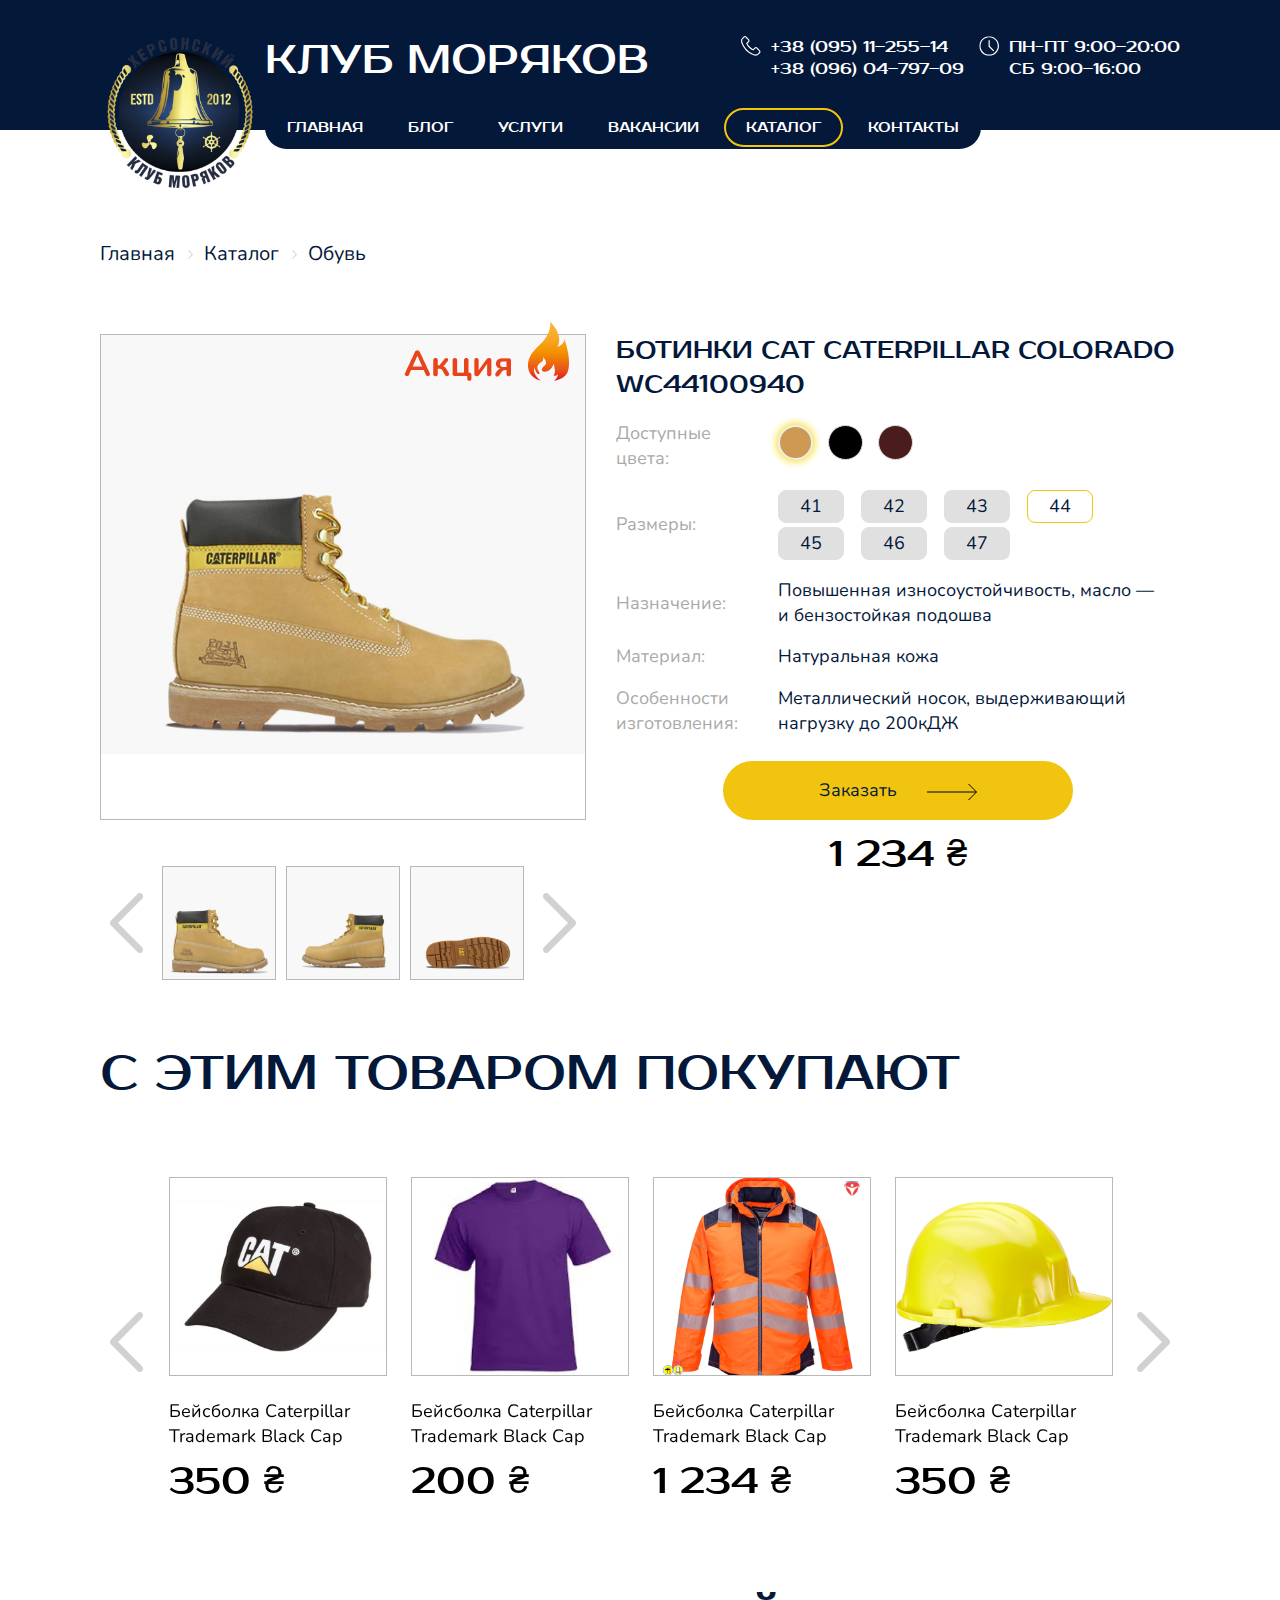
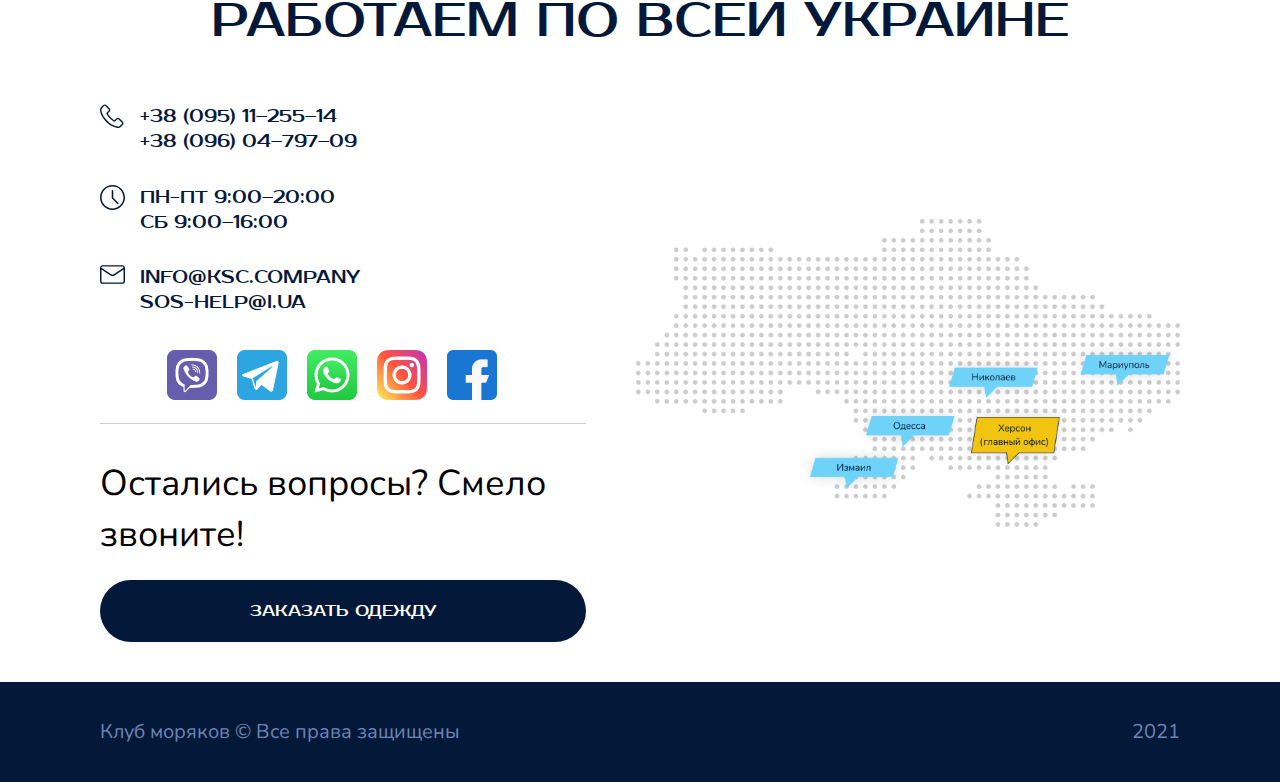
<file: in.html>
<!DOCTYPE html>
<html lang="en">
  <head>
    <meta charset="UTF-8">
    <meta http-equiv="X-UA-Compatible" content="IE=edge">
    <meta name="viewport" content="width=device-width, initial-scale=1.0">
    <link rel="stylesheet" href="assets/slick.css?_v=20220114035914">
    <link rel="stylesheet" href="css/style.min.css?_v=20220114035914">
    <title>Клуб моряков</title>
  </head>
  <body>
    <div class="mobile-menu osm">
      <ul><span class="menu-close"></span>
        <li><a href="#">Главная</a></li>
        <li><a href="#">Блог</a></li>
        <li><a href="#">Услуги</a></li>
        <li><a href="#">Вакансии</a></li>
        <li class="active"><a href="#">Каталог</a></li>
        <li><a href="#">Контакты</a></li>
      </ul>
    </div>
    <header class="content">
      <div class="header-inner"><img src="img/logo.png" alt="Logo Image">
        <div class="header-info">
          <h1>клуб моряков</h1>
          <ul>
            <li><a href="#">Главная</a></li>
            <li><a href="#">Блог</a></li>
            <li><a href="#">Услуги</a></li>
            <li><a href="#">Вакансии</a></li>
            <li class="active has-child"><a href="#">Каталог</a>
              <ul>
                <li><a href="#">морская форма</a></li>
                <li><a href="#">сец.обувь</a></li>
                <li class="active"><a href="#">аксессуары</a></li>
                <li><a href="#">папки для документов</a></li>
                <li><a href="#">одежда</a></li>
              </ul>
            </li>
            <li><a href="#">Контакты</a></li>
          </ul>
          <button class="menu-trigger osm">Меню</button>
        </div>
        <div class="main-contacts">
          <div><img src="img/phone.svg" alt="icon">+38 (095) 11–255–14<br>+38 (096) 04–797–09</div>
          <div><img src="img/time.svg" alt="icon">пн-пт 9:00–20:00<br>сб 9:00–16:00</div>
        </div>
      </div>
    </header>
    <div class="header-top"></div>
    <ul class="breadcrumbs content">
      <li><a href="#">Главная</a></li>
      <li><a href="#">Каталог</a></li>
      <li><a href="#">Обувь</a></li>
    </ul>
    <section class="product-card content">
      <div class="product-images"><img class="product-label" src="img/sale-label.png" alt="sale label">
        <div class="product-full"><img src="img/product1.png" alt="product picture"><img src="img/product2.png" alt="product picture"><img src="img/product3.png" alt="product picture"><img src="img/product4.png" alt="product picture"></div>
        <div class="slider-wrapper">
          <div class="product-thumbs">
            <div class="product-thumb"><img src="img/product1.png" alt="product thumb"></div>
            <div class="product-thumb"><img src="img/product2.png" alt="product thumb"></div>
            <div class="product-thumb"><img src="img/product3.png" alt="product thumb"></div>
            <div class="product-thumb"><img src="img/product4.png" alt="product thumb"></div>
          </div>
        </div>
      </div>
      <div class="product-info">
        <p class="product-name">Ботинки CAT CATERPILLAR COLORADO WC44100940</p>
        <div class="product-options">
          <div class="product-option"><span class="option-name">Доступные цвета:</span>
            <ul class="option-colors">
              <li class="option-color active" style="background-color: #CE9953"></li>
              <li class="option-color" style="background-color: #000000"></li>
              <li class="option-color" style="background-color: #4B1C1C"></li>
            </ul>
          </div>
          <div class="product-option"><span class="option-name">Размеры:</span>
            <ul>
              <li class="disabled">41</li>
              <li class="disabled">42</li>
              <li class="disabled">43</li>
              <li class="active">44</li>
              <li class="disabled">45</li>
              <li class="disabled">46</li>
              <li class="disabled">47</li>
            </ul>
          </div>
          <div class="product-option"><span class="option-name">Назначение:</span><span>Повышенная износоустойчивость, масло — и бензостойкая подошва</span></div>
          <div class="product-option"><span class="option-name">Материал:</span><span>Натуральная кожа</span></div>
          <div class="product-option"><span class="option-name">Особенности изготовления:</span><span>Металлический носок, выдерживающий нагрузку до 200кДЖ</span></div>
        </div>
        <div class="product-buttons"><a class="btn btn--light btn--nunito" href="#">Заказать<img src="img/right.svg" alt="right icon"></a><span class="product-price">1 234 ₴</span></div>
      </div>
    </section>
    <section class="product-related content info">
      <h2>С этим товаром покупают</h2>
      <div class="slider-wrapper">
        <div class="related-slider">
          <div class="related-item"><a class="related-thumb" href="#"><img src="img/related1.png" alt="related picture"></a>
            <p>Бейсболка Caterpillar Trademark Black Cap</p><span class="product-price">350 ₴</span>
          </div>
          <div class="related-item"><a class="related-thumb" href="#"><img src="img/related2.png" alt="related picture"></a>
            <p>Бейсболка Caterpillar Trademark Black Cap</p><span class="product-price">200 ₴</span>
          </div>
          <div class="related-item"><a class="related-thumb" href="#"><img src="img/related3.png" alt="related picture"></a>
            <p>Бейсболка Caterpillar Trademark Black Cap</p><span class="product-price">1 234 ₴</span>
          </div>
          <div class="related-item"><a class="related-thumb" href="#"><img src="img/related4.png" alt="related picture"></a>
            <p>Бейсболка Caterpillar Trademark Black Cap</p><span class="product-price">350 ₴</span>
          </div>
          <div class="related-item"><a class="related-thumb" href="#"><img src="img/related2.png" alt="related picture"></a>
            <p>Бейсболка Caterpillar Trademark Black Cap</p><span class="product-price">200 ₴</span>
          </div>
          <div class="related-item"><a class="related-thumb" href="#"><img src="img/related3.png" alt="related picture"></a>
            <p>Бейсболка Caterpillar Trademark Black Cap</p><span class="product-price">1 234 ₴</span>
          </div>
          <div class="related-item"><a class="related-thumb" href="#"><img src="img/related1.png" alt="related picture"></a>
            <p>Бейсболка Caterpillar Trademark Black Cap</p><span class="product-price">200 ₴</span>
          </div>
          <div class="related-item"><a class="related-thumb" href="#"><img src="img/related4.png" alt="related picture"></a>
            <p>Бейсболка Caterpillar Trademark Black Cap</p><span class="product-price">350 ₴</span>
          </div>
        </div>
      </div>
    </section>
    <section class="content" id="contacts">
      <h2>работаем по всей украине</h2>
      <div class="contacts-inner">
        <div>
          <ul class="contacts-items">
            <li><img src="img/phone2.svg" alt="phone icon"><a href="#">+38 (095) 11–255–14</a><a href="#">+38 (096) 04–797–09</a></li>
            <li><img src="img/time2.svg" alt="time icon">пн-пт 9:00–20:00<br>сб 9:00–16:00</li>
            <li><img src="img/mail.svg" alt="mail icon"><a href="#">info@ksc.company</a><a href="#">sos-help@i.ua</a></li>
            <li class="social-items"><a href="#"><img src="img/viber.png" alt="viber icon"></a><a href="#"><img src="img/telegram.png" alt="telegram icon"></a><a href="#"><img src="img/whatsapp.png" alt="whatsapp icon"></a><a href="#"><img src="img/instagram.png" alt="instagram icon"></a><a href="#"><img src="img/facebook.png" alt="facebook icon"></a></li>
          </ul>
          <hr>
          <p>Остались вопросы? Смело звоните!</p><a class="btn btn--dark" href="#">Заказать одежду</a>
        </div><img src="img/map.png" alt="map">
      </div>
    </section>
    <div class="popup" id="consultPopup">
      <div class="popup-inner"><span class="popup-close"></span><img src="img/popup.png" alt="popup person">
        <div class="popup-right">
          <h3>заполните заявку и наш менеджер свяжется с вами</h3>
          <form action="/">
            <div class="form-group">
              <input type="text" name="name" placeholder="Имя">
              <input type="tel" name="phone" placeholder="+38 (_ _ _)-_ _-_ _">
            </div>
            <input type="email" name="phone" placeholder="Email">
            <input class="btn" type="submit">
          </form>
        </div>
      </div>
    </div>
    <footer class="content">
      <p>Клуб моряков © Все права защищены</p>
      <p>2021</p>
    </footer>
    <script src="js/jquery-1.12.4.min.js?_v=20220114035914"></script>
    <script src="js/slick.min.js?_v=20220114035914"></script>
    <script src="js/script.js?_v=20220114035914"></script>
  </body>
</html>
</file>
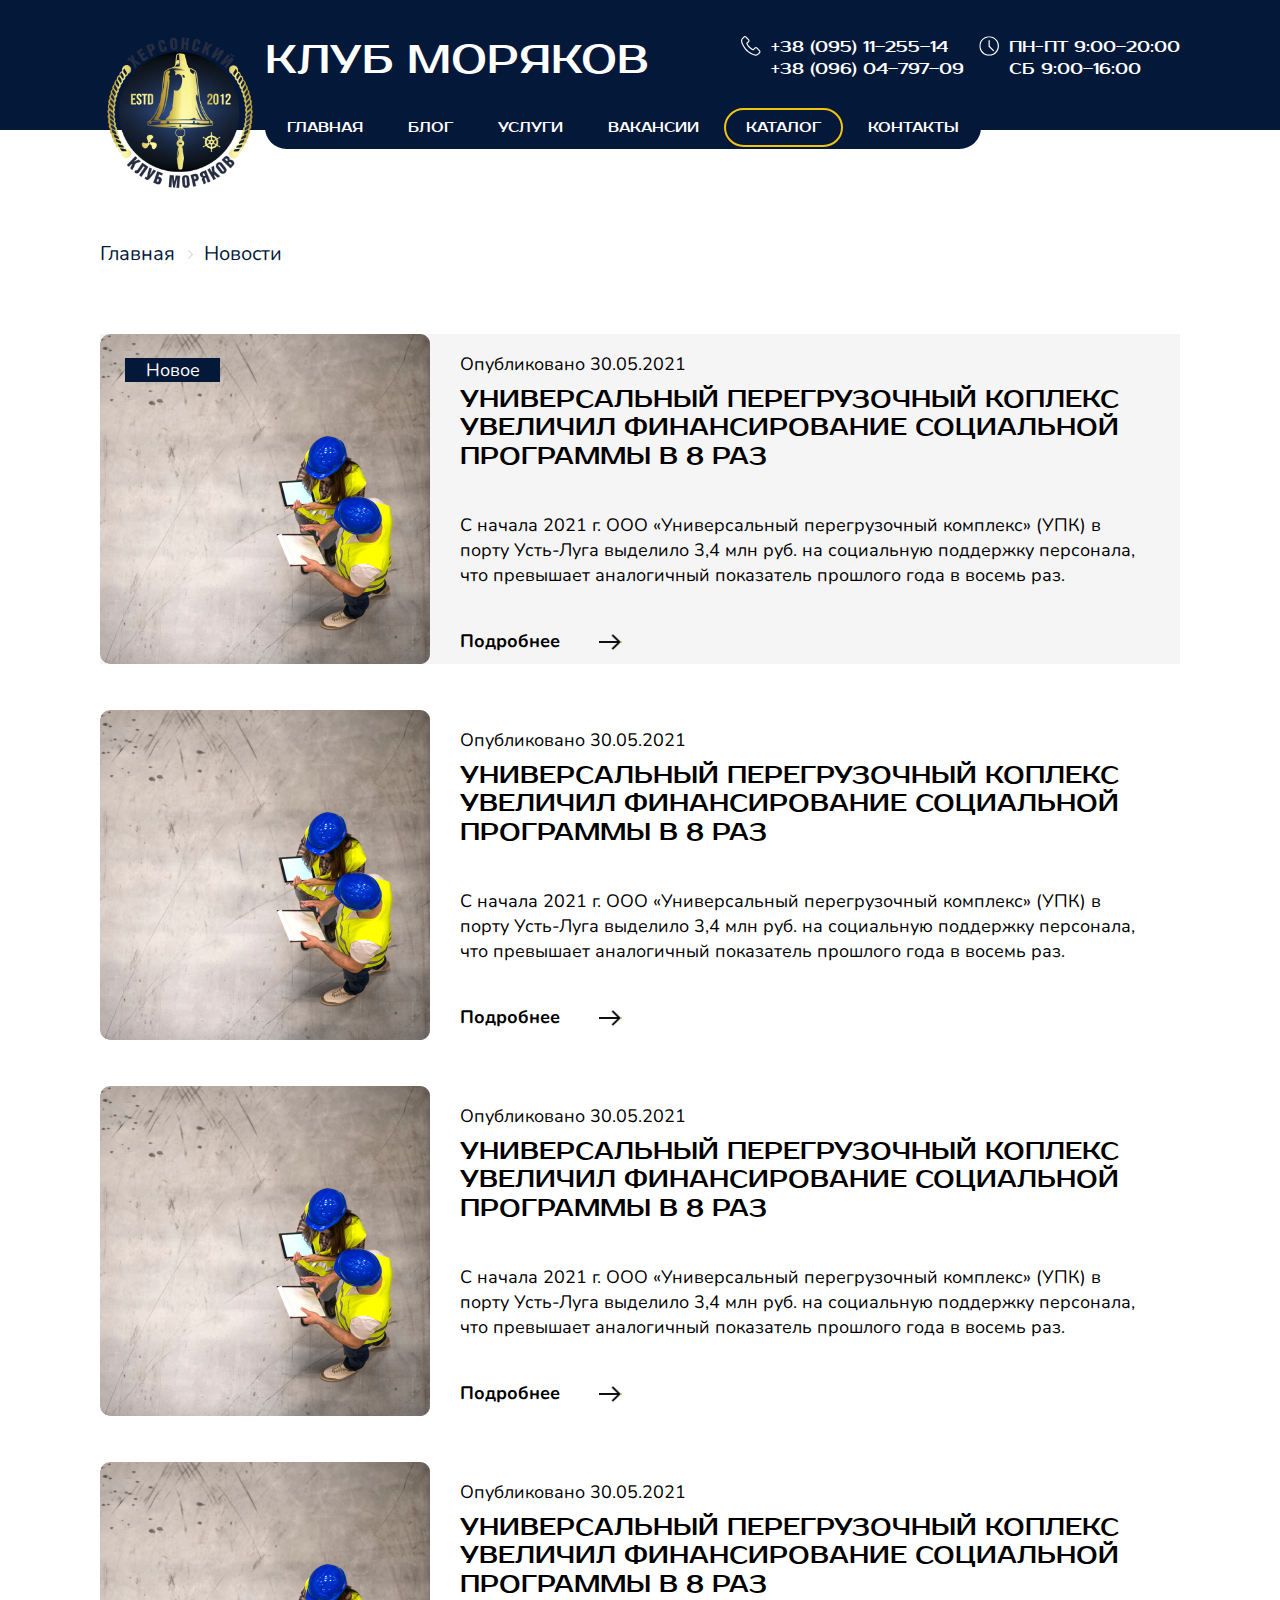
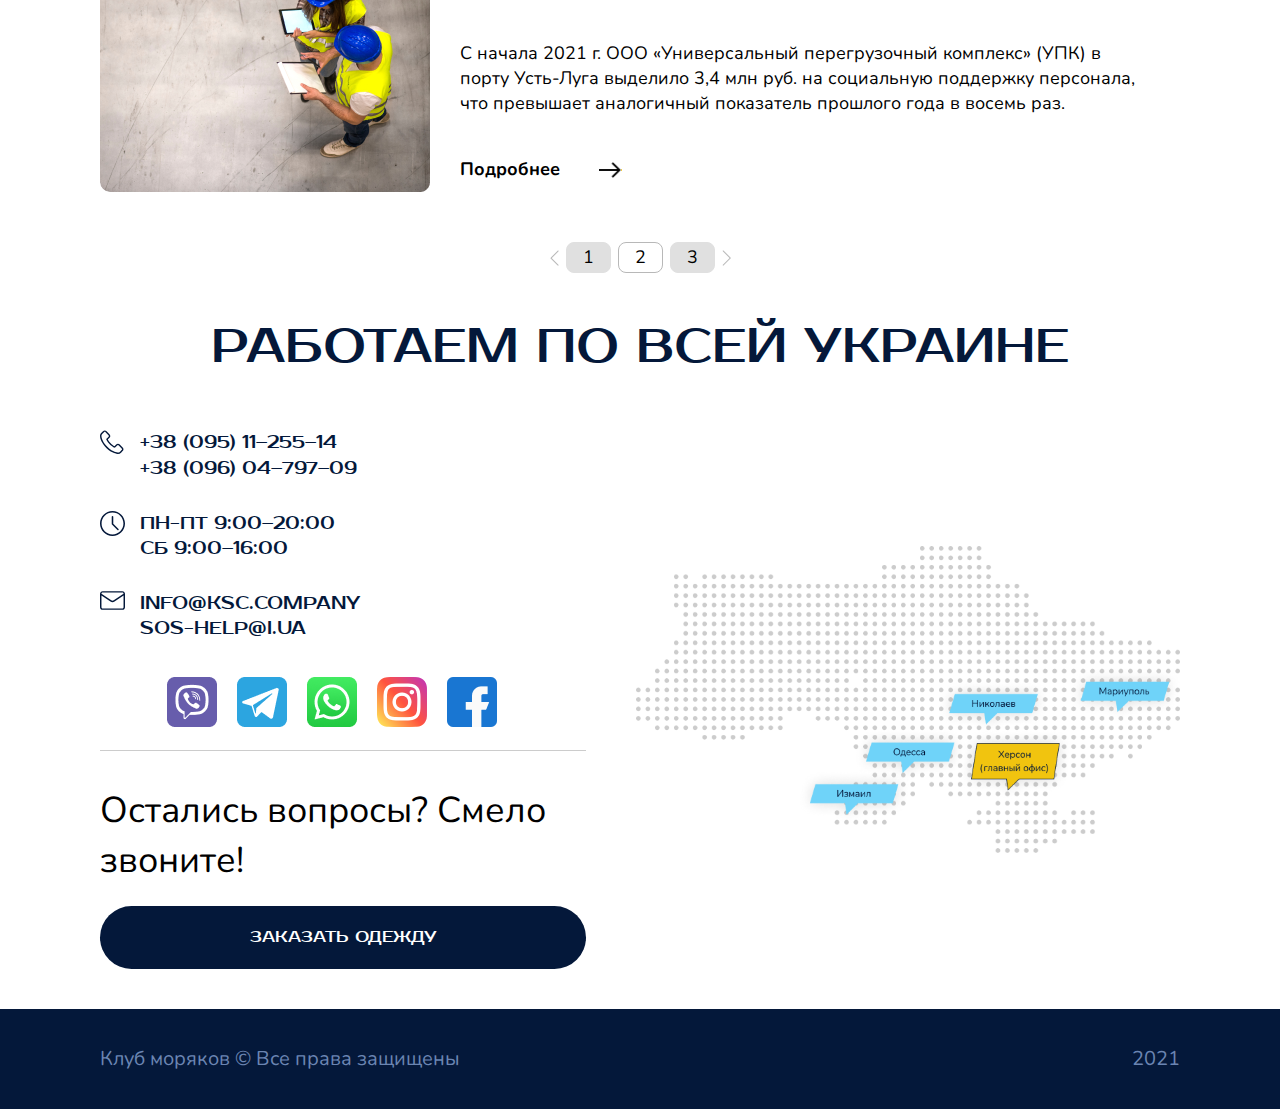
<file: news.html>
<!DOCTYPE html>
<html lang="en">
  <head>
    <meta charset="UTF-8">
    <meta http-equiv="X-UA-Compatible" content="IE=edge">
    <meta name="viewport" content="width=device-width, initial-scale=1.0">
    <link rel="stylesheet" href="assets/slick.css?_v=20220114035914">
    <link rel="stylesheet" href="css/style.min.css?_v=20220114035914">
    <title>Клуб моряков</title>
  </head>
  <body>
    <div class="mobile-menu osm">
      <ul><span class="menu-close"></span>
        <li><a href="#">Главная</a></li>
        <li><a href="#">Блог</a></li>
        <li><a href="#">Услуги</a></li>
        <li><a href="#">Вакансии</a></li>
        <li class="active"><a href="#">Каталог</a></li>
        <li><a href="#">Контакты</a></li>
      </ul>
    </div>
    <header class="content">
      <div class="header-inner"><img src="img/logo.png" alt="Logo Image">
        <div class="header-info">
          <h1>клуб моряков</h1>
          <ul>
            <li><a href="#">Главная</a></li>
            <li><a href="#">Блог</a></li>
            <li><a href="#">Услуги</a></li>
            <li><a href="#">Вакансии</a></li>
            <li class="active has-child"><a href="#">Каталог</a>
              <ul>
                <li><a href="#">морская форма</a></li>
                <li><a href="#">сец.обувь</a></li>
                <li class="active"><a href="#">аксессуары</a></li>
                <li><a href="#">папки для документов</a></li>
                <li><a href="#">одежда</a></li>
              </ul>
            </li>
            <li><a href="#">Контакты</a></li>
          </ul>
          <button class="menu-trigger osm">Меню</button>
        </div>
        <div class="main-contacts">
          <div><img src="img/phone.svg" alt="icon">+38 (095) 11–255–14<br>+38 (096) 04–797–09</div>
          <div><img src="img/time.svg" alt="icon">пн-пт 9:00–20:00<br>сб 9:00–16:00</div>
        </div>
      </div>
    </header>
    <div class="header-top"></div>
    <ul class="breadcrumbs content">
      <li><a href="#">Главная</a></li>
      <li><a href="#">Новости</a></li>
    </ul>
    <section class="content" id="news">
      <div class="news-container">
        <div class="new"><span class="new-label">Новое</span><img src="img/new.png" alt="new picture">
          <div class="news-info">
            <p><span>Опубликовано 30.05.2021 </span><a href="#">универсальный перегрузочный коплекс увеличил финансирование  социальной программы в 8 раз</a></p><span>С начала 2021 г. ООО «Универсальный перегрузочный комплекс» (УПК) в порту Усть-Луга выделило 3,4 млн руб. на социальную поддержку персонала, что превышает аналогичный показатель прошлого года в восемь раз.</span><a href="#">Подробнее<span class="more-icon"></span></a>
          </div>
        </div>
        <div><img src="img/new.png" alt="new picture">
          <div class="news-info">
            <p><span>Опубликовано 30.05.2021 </span><a href="#">универсальный перегрузочный коплекс увеличил финансирование  социальной программы в 8 раз</a></p><span>С начала 2021 г. ООО «Универсальный перегрузочный комплекс» (УПК) в порту Усть-Луга выделило 3,4 млн руб. на социальную поддержку персонала, что превышает аналогичный показатель прошлого года в восемь раз.</span><a href="#">Подробнее<span class="more-icon"></span></a>
          </div>
        </div>
        <div><img src="img/new.png" alt="new picture">
          <div class="news-info">
            <p><span>Опубликовано 30.05.2021 </span><a href="#">универсальный перегрузочный коплекс увеличил финансирование  социальной программы в 8 раз</a></p><span>С начала 2021 г. ООО «Универсальный перегрузочный комплекс» (УПК) в порту Усть-Луга выделило 3,4 млн руб. на социальную поддержку персонала, что превышает аналогичный показатель прошлого года в восемь раз.</span><a href="#">Подробнее<span class="more-icon"></span></a>
          </div>
        </div>
        <div><img src="img/new.png" alt="new picture">
          <div class="news-info">
            <p><span>Опубликовано 30.05.2021 </span><a href="#">универсальный перегрузочный коплекс увеличил финансирование  социальной программы в 8 раз</a></p><span>С начала 2021 г. ООО «Универсальный перегрузочный комплекс» (УПК) в порту Усть-Луга выделило 3,4 млн руб. на социальную поддержку персонала, что превышает аналогичный показатель прошлого года в восемь раз.</span><a href="#">Подробнее<span class="more-icon"></span></a>
          </div>
        </div>
      </div>
      <nav class="pagination"><a class="pagination-arrow prev" href="#" aria-label="Previous"></a>
        <ul>
          <li><a href="#">1</a></li>
          <li class="active"><a href="#">2</a></li>
          <li><a href="#">3</a></li>
        </ul><a class="pagination-arrow next" href="#" aria-label="Next"></a>
      </nav>
    </section>
    <section class="content" id="contacts">
      <h2>работаем по всей украине</h2>
      <div class="contacts-inner">
        <div>
          <ul class="contacts-items">
            <li><img src="img/phone2.svg" alt="phone icon"><a href="#">+38 (095) 11–255–14</a><a href="#">+38 (096) 04–797–09</a></li>
            <li><img src="img/time2.svg" alt="time icon">пн-пт 9:00–20:00<br>сб 9:00–16:00</li>
            <li><img src="img/mail.svg" alt="mail icon"><a href="#">info@ksc.company</a><a href="#">sos-help@i.ua</a></li>
            <li class="social-items"><a href="#"><img src="img/viber.png" alt="viber icon"></a><a href="#"><img src="img/telegram.png" alt="telegram icon"></a><a href="#"><img src="img/whatsapp.png" alt="whatsapp icon"></a><a href="#"><img src="img/instagram.png" alt="instagram icon"></a><a href="#"><img src="img/facebook.png" alt="facebook icon"></a></li>
          </ul>
          <hr>
          <p>Остались вопросы? Смело звоните!</p><a class="btn btn--dark" href="#">Заказать одежду</a>
        </div><img src="img/map.png" alt="map">
      </div>
    </section>
    <div class="popup" id="consultPopup">
      <div class="popup-inner"><span class="popup-close"></span><img src="img/popup.png" alt="popup person">
        <div class="popup-right">
          <h3>заполните заявку и наш менеджер свяжется с вами</h3>
          <form action="/">
            <div class="form-group">
              <input type="text" name="name" placeholder="Имя">
              <input type="tel" name="phone" placeholder="+38 (_ _ _)-_ _-_ _">
            </div>
            <input type="email" name="phone" placeholder="Email">
            <input class="btn" type="submit">
          </form>
        </div>
      </div>
    </div>
    <footer class="content">
      <p>Клуб моряков © Все права защищены</p>
      <p>2021</p>
    </footer>
    <script src="js/jquery-1.12.4.min.js?_v=20220114035914"></script>
    <script src="js/slick.min.js?_v=20220114035914"></script>
    <script src="js/script.js?_v=20220114035914"></script>
  </body>
</html>
</file>
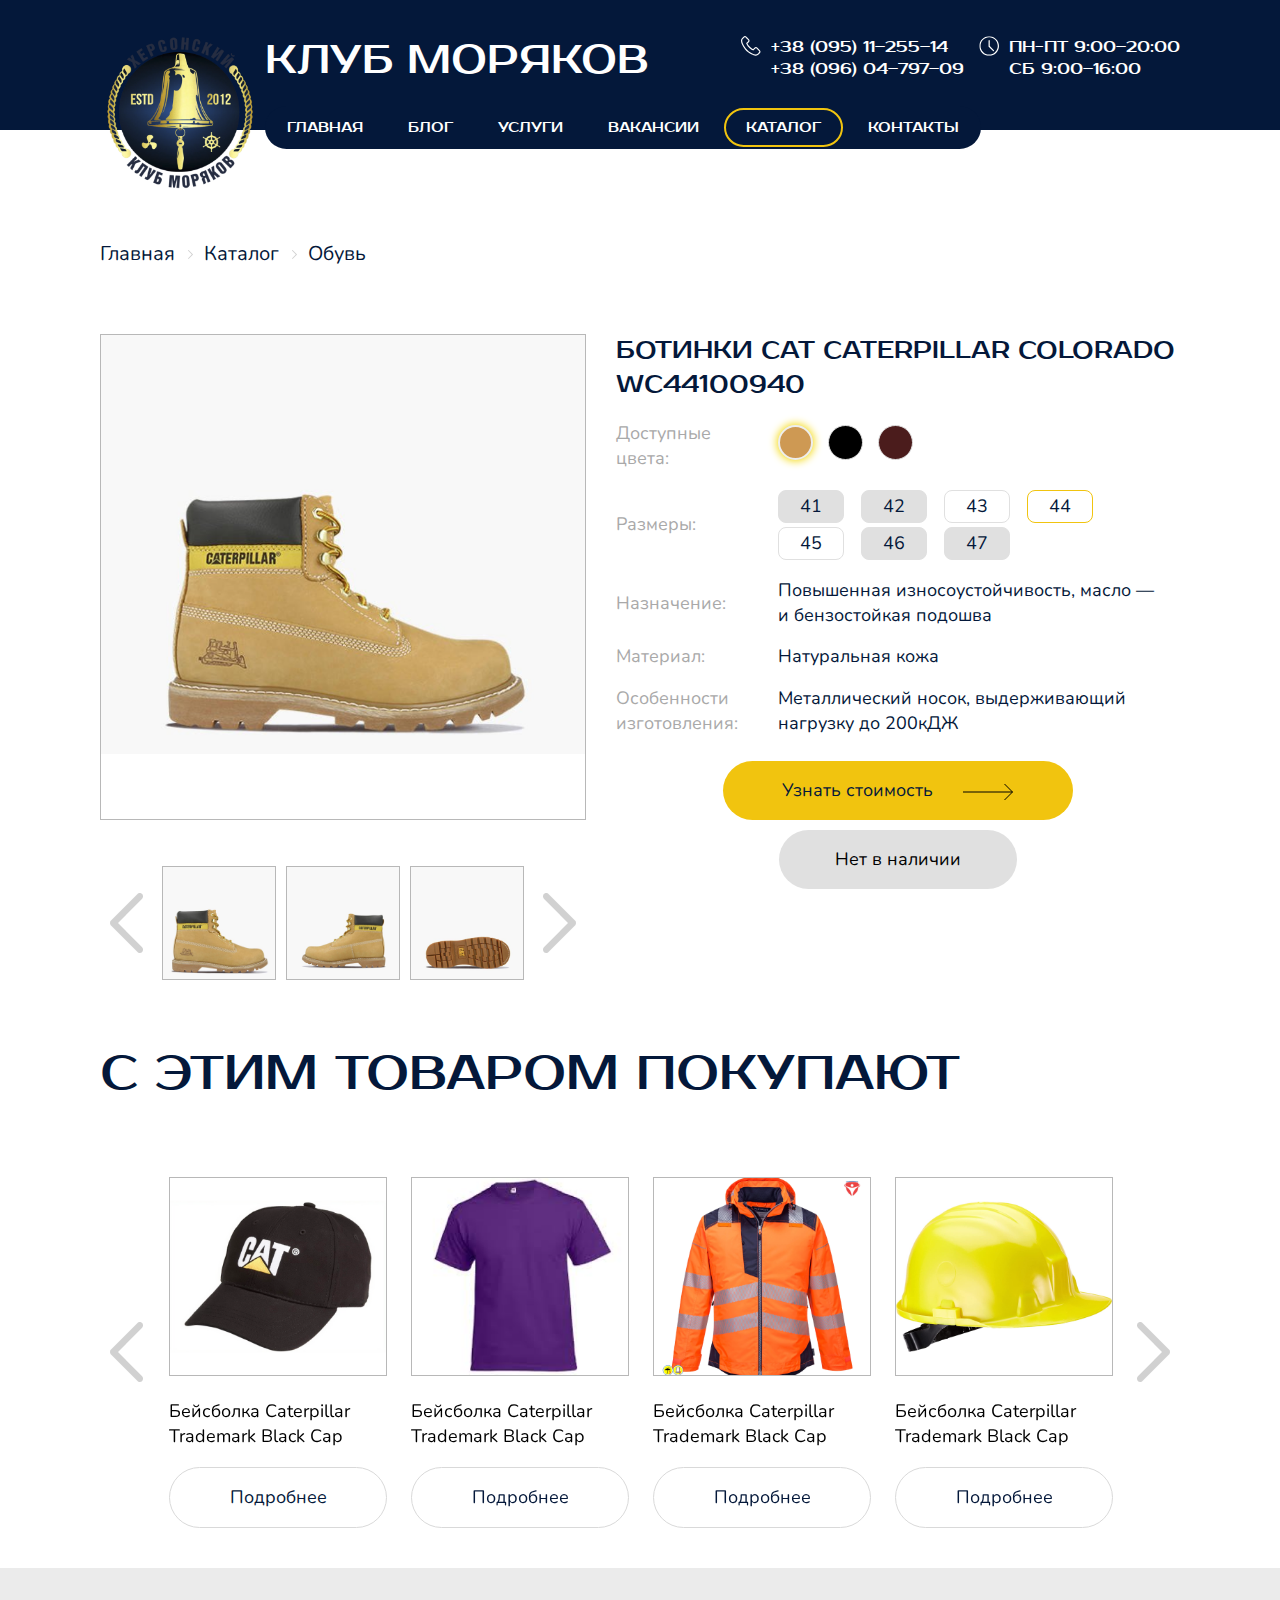
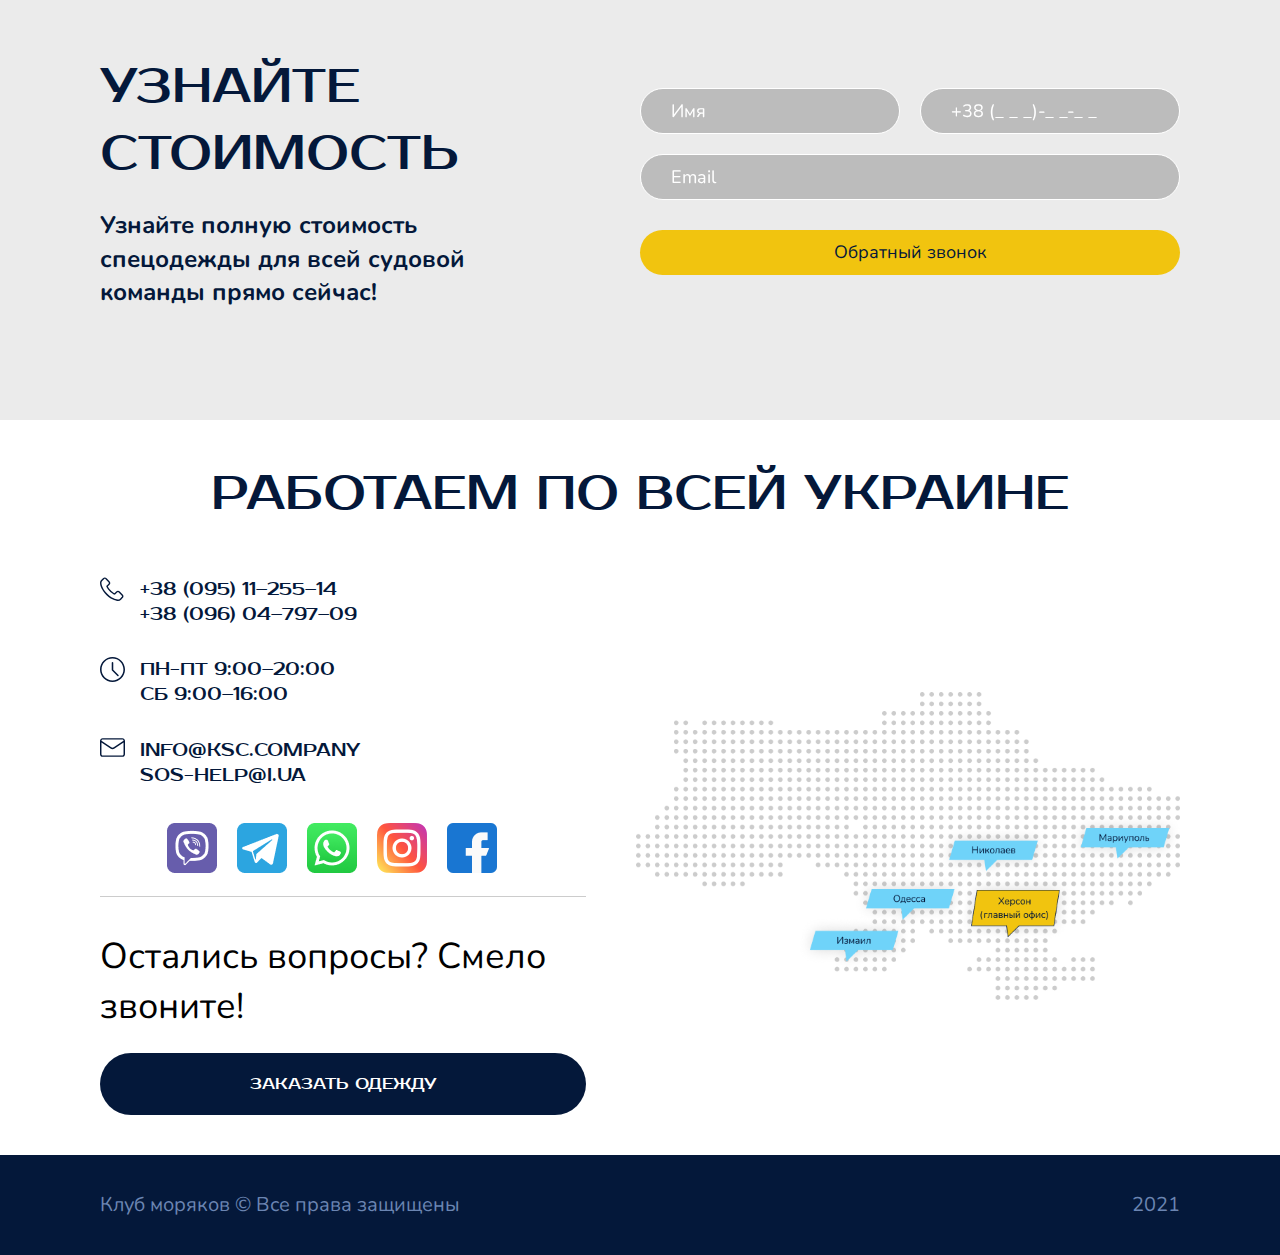
<file: out.html>
<!DOCTYPE html>
<html lang="en">
  <head>
    <meta charset="UTF-8">
    <meta http-equiv="X-UA-Compatible" content="IE=edge">
    <meta name="viewport" content="width=device-width, initial-scale=1.0">
    <link rel="stylesheet" href="assets/slick.css?_v=20220114035914">
    <link rel="stylesheet" href="css/style.min.css?_v=20220114035914">
    <title>Клуб моряков</title>
  </head>
  <body>
    <div class="mobile-menu osm">
      <ul><span class="menu-close"></span>
        <li><a href="#">Главная</a></li>
        <li><a href="#">Блог</a></li>
        <li><a href="#">Услуги</a></li>
        <li><a href="#">Вакансии</a></li>
        <li class="active"><a href="#">Каталог</a></li>
        <li><a href="#">Контакты</a></li>
      </ul>
    </div>
    <header class="content">
      <div class="header-inner"><img src="img/logo.png" alt="Logo Image">
        <div class="header-info">
          <h1>клуб моряков</h1>
          <ul>
            <li><a href="#">Главная</a></li>
            <li><a href="#">Блог</a></li>
            <li><a href="#">Услуги</a></li>
            <li><a href="#">Вакансии</a></li>
            <li class="active has-child"><a href="#">Каталог</a>
              <ul>
                <li><a href="#">морская форма</a></li>
                <li><a href="#">сец.обувь</a></li>
                <li class="active"><a href="#">аксессуары</a></li>
                <li><a href="#">папки для документов</a></li>
                <li><a href="#">одежда</a></li>
              </ul>
            </li>
            <li><a href="#">Контакты</a></li>
          </ul>
          <button class="menu-trigger osm">Меню</button>
        </div>
        <div class="main-contacts">
          <div><img src="img/phone.svg" alt="icon">+38 (095) 11–255–14<br>+38 (096) 04–797–09</div>
          <div><img src="img/time.svg" alt="icon">пн-пт 9:00–20:00<br>сб 9:00–16:00</div>
        </div>
      </div>
    </header>
    <div class="header-top"></div>
    <ul class="breadcrumbs content">
      <li><a href="#">Главная</a></li>
      <li><a href="#">Каталог</a></li>
      <li><a href="#">Обувь</a></li>
    </ul>
    <section class="product-card content">
      <div class="product-images">
        <div class="product-full"><img src="img/product1.png" alt="product picture"><img src="img/product2.png" alt="product picture"><img src="img/product3.png" alt="product picture"><img src="img/product4.png" alt="product picture"></div>
        <div class="slider-wrapper">
          <div class="product-thumbs">
            <div class="product-thumb"><img src="img/product1.png" alt="product thumb"></div>
            <div class="product-thumb"><img src="img/product2.png" alt="product thumb"></div>
            <div class="product-thumb"><img src="img/product3.png" alt="product thumb"></div>
            <div class="product-thumb"><img src="img/product4.png" alt="product thumb"></div>
          </div>
        </div>
      </div>
      <div class="product-info">
        <p class="product-name">Ботинки CAT CATERPILLAR COLORADO WC44100940</p>
        <div class="product-options">
          <div class="product-option"><span class="option-name">Доступные цвета:</span>
            <ul class="option-colors">
              <li class="option-color active" style="background-color: #CE9953"></li>
              <li class="option-color" style="background-color: #000000"></li>
              <li class="option-color" style="background-color: #4B1C1C"></li>
            </ul>
          </div>
          <div class="product-option"><span class="option-name">Размеры:</span>
            <ul>
              <li class="disabled">41</li>
              <li class="disabled">42</li>
              <li>43</li>
              <li class="active">44</li>
              <li>45</li>
              <li class="disabled">46</li>
              <li class="disabled">47</li>
            </ul>
          </div>
          <div class="product-option"><span class="option-name">Назначение:</span><span>Повышенная износоустойчивость, масло — и бензостойкая подошва</span></div>
          <div class="product-option"><span class="option-name">Материал:</span><span>Натуральная кожа</span></div>
          <div class="product-option"><span class="option-name">Особенности изготовления:</span><span>Металлический носок, выдерживающий нагрузку до 200кДЖ</span></div>
        </div>
        <div class="product-buttons"><a class="btn btn--light btn--nunito" href="#">Узнать стоимость<img src="img/right.svg" alt="right icon"></a><a class="btn btn--disabled btn--nunito" href="#">Нет в наличии</a></div>
      </div>
    </section>
    <section class="product-related content info">
      <h2>С этим товаром покупают</h2>
      <div class="slider-wrapper">
        <div class="related-slider">
          <div class="related-item"><a class="related-thumb" href="#"><img src="img/related1.png" alt="related picture"></a>
            <p>Бейсболка Caterpillar Trademark Black Cap</p><a class="btn btn--nunito btn--bordered" href="#">Подробнее<img src="img/right.svg" alt="right icon"></a>
          </div>
          <div class="related-item"><a class="related-thumb" href="#"><img src="img/related2.png" alt="related picture"></a>
            <p>Бейсболка Caterpillar Trademark Black Cap</p><a class="btn btn--nunito btn--bordered" href="#">Подробнее<img src="img/right.svg" alt="right icon"></a>
          </div>
          <div class="related-item"><a class="related-thumb" href="#"><img src="img/related3.png" alt="related picture"></a>
            <p>Бейсболка Caterpillar Trademark Black Cap</p><a class="btn btn--nunito btn--bordered" href="#">Подробнее<img src="img/right.svg" alt="right icon"></a>
          </div>
          <div class="related-item"><a class="related-thumb" href="#"><img src="img/related4.png" alt="related picture"></a>
            <p>Бейсболка Caterpillar Trademark Black Cap</p><a class="btn btn--nunito btn--bordered" href="#">Подробнее<img src="img/right.svg" alt="right icon"></a>
          </div>
          <div class="related-item"><a class="related-thumb" href="#"><img src="img/related2.png" alt="related picture"></a>
            <p>Бейсболка Caterpillar Trademark Black Cap</p><a class="btn btn--nunito btn--bordered" href="#">Подробнее<img src="img/right.svg" alt="right icon"></a>
          </div>
          <div class="related-item"><a class="related-thumb" href="#"><img src="img/related3.png" alt="related picture"></a>
            <p>Бейсболка Caterpillar Trademark Black Cap</p><a class="btn btn--nunito btn--bordered" href="#">Подробнее<img src="img/right.svg" alt="right icon"></a>
          </div>
          <div class="related-item"><a class="related-thumb" href="#"><img src="img/related1.png" alt="related picture"></a>
            <p>Бейсболка Caterpillar Trademark Black Cap</p><a class="btn btn--nunito btn--bordered" href="#">Подробнее<img src="img/right.svg" alt="right icon"></a>
          </div>
          <div class="related-item"><a class="related-thumb" href="#"><img src="img/related4.png" alt="related picture"></a>
            <p>Бейсболка Caterpillar Trademark Black Cap</p><a class="btn btn--nunito btn--bordered" href="#">Подробнее<img src="img/right.svg" alt="right icon"></a>
          </div>
        </div>
      </div>
    </section>
    <section class="content" id="determine">
      <div>
        <h2>узнайте стоимость</h2>
        <p>Узнайте полную стоимость<br>спецодежды для всей судовой<br>команды прямо сейчас!</p>
      </div>
      <form action="/">
        <div class="form-group">
          <input type="text" placeholder="Имя">
          <input type="tel" placeholder="+38 (_ _ _)-_ _-_ _">
        </div>
        <input type="email" placeholder="Email">
        <input class="btn btn--light btn--nunito" type="submit" value="Обратный звонок">
      </form>
    </section>
    <section class="content" id="contacts">
      <h2>работаем по всей украине</h2>
      <div class="contacts-inner">
        <div>
          <ul class="contacts-items">
            <li><img src="img/phone2.svg" alt="phone icon"><a href="#">+38 (095) 11–255–14</a><a href="#">+38 (096) 04–797–09</a></li>
            <li><img src="img/time2.svg" alt="time icon">пн-пт 9:00–20:00<br>сб 9:00–16:00</li>
            <li><img src="img/mail.svg" alt="mail icon"><a href="#">info@ksc.company</a><a href="#">sos-help@i.ua</a></li>
            <li class="social-items"><a href="#"><img src="img/viber.png" alt="viber icon"></a><a href="#"><img src="img/telegram.png" alt="telegram icon"></a><a href="#"><img src="img/whatsapp.png" alt="whatsapp icon"></a><a href="#"><img src="img/instagram.png" alt="instagram icon"></a><a href="#"><img src="img/facebook.png" alt="facebook icon"></a></li>
          </ul>
          <hr>
          <p>Остались вопросы? Смело звоните!</p><a class="btn btn--dark" href="#">Заказать одежду</a>
        </div><img src="img/map.png" alt="map">
      </div>
    </section>
    <div class="popup" id="consultPopup">
      <div class="popup-inner"><span class="popup-close"></span><img src="img/popup.png" alt="popup person">
        <div class="popup-right">
          <h3>заполните заявку и наш менеджер свяжется с вами</h3>
          <form action="/">
            <div class="form-group">
              <input type="text" name="name" placeholder="Имя">
              <input type="tel" name="phone" placeholder="+38 (_ _ _)-_ _-_ _">
            </div>
            <input type="email" name="phone" placeholder="Email">
            <input class="btn" type="submit">
          </form>
        </div>
      </div>
    </div>
    <footer class="content">
      <p>Клуб моряков © Все права защищены</p>
      <p>2021</p>
    </footer>
    <script src="js/jquery-1.12.4.min.js?_v=20220114035914"></script>
    <script src="js/slick.min.js?_v=20220114035914"></script>
    <script src="js/script.js?_v=20220114035914"></script>
  </body>
</html>
</file>
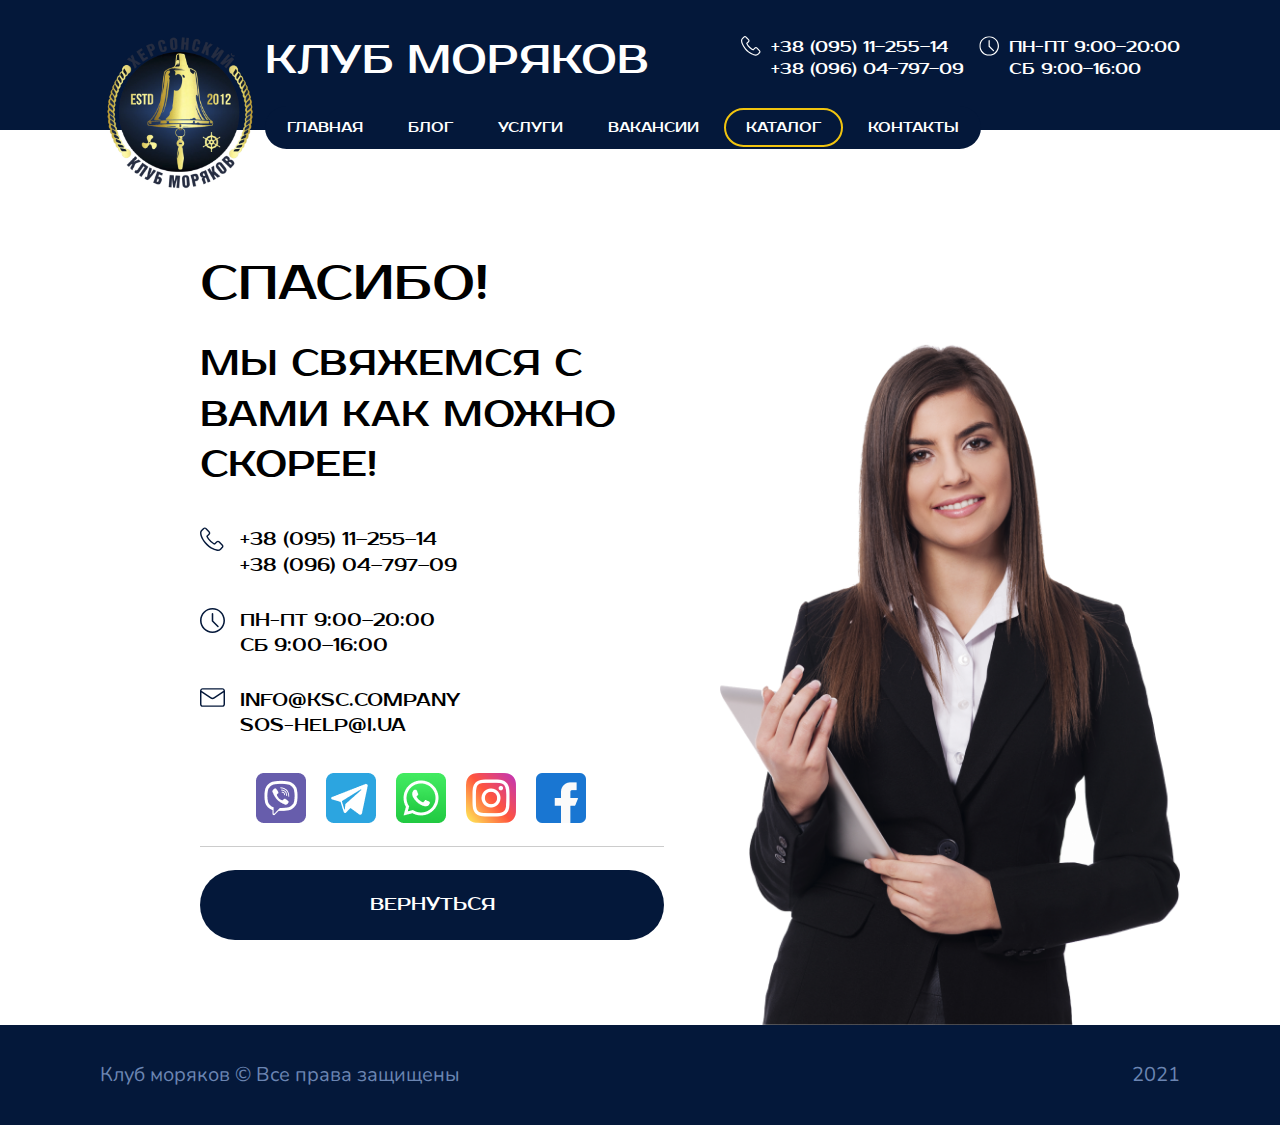
<file: thanks.html>
<!DOCTYPE html>
<html lang="en">
  <head>
    <meta charset="UTF-8">
    <meta http-equiv="X-UA-Compatible" content="IE=edge">
    <meta name="viewport" content="width=device-width, initial-scale=1.0">
    <link rel="stylesheet" href="assets/slick.css?_v=20220114035914">
    <link rel="stylesheet" href="css/style.min.css?_v=20220114035914">
    <title>Клуб моряков</title>
  </head>
  <body>
    <div class="mobile-menu osm">
      <ul><span class="menu-close"></span>
        <li><a href="#">Главная</a></li>
        <li><a href="#">Блог</a></li>
        <li><a href="#">Услуги</a></li>
        <li><a href="#">Вакансии</a></li>
        <li class="active"><a href="#">Каталог</a></li>
        <li><a href="#">Контакты</a></li>
      </ul>
    </div>
    <header class="content">
      <div class="header-inner"><img src="img/logo.png" alt="Logo Image">
        <div class="header-info">
          <h1>клуб моряков</h1>
          <ul>
            <li><a href="#">Главная</a></li>
            <li><a href="#">Блог</a></li>
            <li><a href="#">Услуги</a></li>
            <li><a href="#">Вакансии</a></li>
            <li class="active has-child"><a href="#">Каталог</a>
              <ul>
                <li><a href="#">морская форма</a></li>
                <li><a href="#">сец.обувь</a></li>
                <li class="active"><a href="#">аксессуары</a></li>
                <li><a href="#">папки для документов</a></li>
                <li><a href="#">одежда</a></li>
              </ul>
            </li>
            <li><a href="#">Контакты</a></li>
          </ul>
          <button class="menu-trigger osm">Меню</button>
        </div>
        <div class="main-contacts">
          <div><img src="img/phone.svg" alt="icon">+38 (095) 11–255–14<br>+38 (096) 04–797–09</div>
          <div><img src="img/time.svg" alt="icon">пн-пт 9:00–20:00<br>сб 9:00–16:00</div>
        </div>
      </div>
    </header>
    <div class="header-top"></div>
    <main class="thanks content">
      <div class="thanks-inner">
        <h2>Спасибо!</h2>
        <h3>мы свяжемся с вами как можно скорее!</h3>
        <div class="contacts-inner">
          <div>
            <ul class="contacts-items">
              <li><img src="img/phone2.svg" alt="phone icon"><a href="#">+38 (095) 11–255–14</a><a href="#">+38 (096) 04–797–09</a></li>
              <li><img src="img/time2.svg" alt="time icon">пн-пт 9:00–20:00<br>сб 9:00–16:00</li>
              <li><img src="img/mail.svg" alt="mail icon"><a href="#">info@ksc.company</a><a href="#">sos-help@i.ua</a></li>
              <li class="social-items"><a href="#"><img src="img/viber.png" alt="viber icon"></a><a href="#"><img src="img/telegram.png" alt="telegram icon"></a><a href="#"><img src="img/whatsapp.png" alt="whatsapp icon"></a><a href="#"><img src="img/instagram.png" alt="instagram icon"></a><a href="#"><img src="img/facebook.png" alt="facebook icon"></a></li>
            </ul>
            <hr><a class="btn btn--dark" href="#">Вернуться</a>
          </div>
        </div>
      </div><img src="img/thanks.png" alt="thanks image">
    </main>
    <div class="popup" id="consultPopup">
      <div class="popup-inner"><span class="popup-close"></span><img src="img/popup.png" alt="popup person">
        <div class="popup-right">
          <h3>заполните заявку и наш менеджер свяжется с вами</h3>
          <form action="/">
            <div class="form-group">
              <input type="text" name="name" placeholder="Имя">
              <input type="tel" name="phone" placeholder="+38 (_ _ _)-_ _-_ _">
            </div>
            <input type="email" name="phone" placeholder="Email">
            <input class="btn" type="submit">
          </form>
        </div>
      </div>
    </div>
    <footer class="content">
      <p>Клуб моряков © Все права защищены</p>
      <p>2021</p>
    </footer>
    <script src="js/jquery-1.12.4.min.js?_v=20220114035914"></script>
    <script src="js/slick.min.js?_v=20220114035914"></script>
    <script src="js/script.js?_v=20220114035914"></script>
  </body>
</html>
</file>
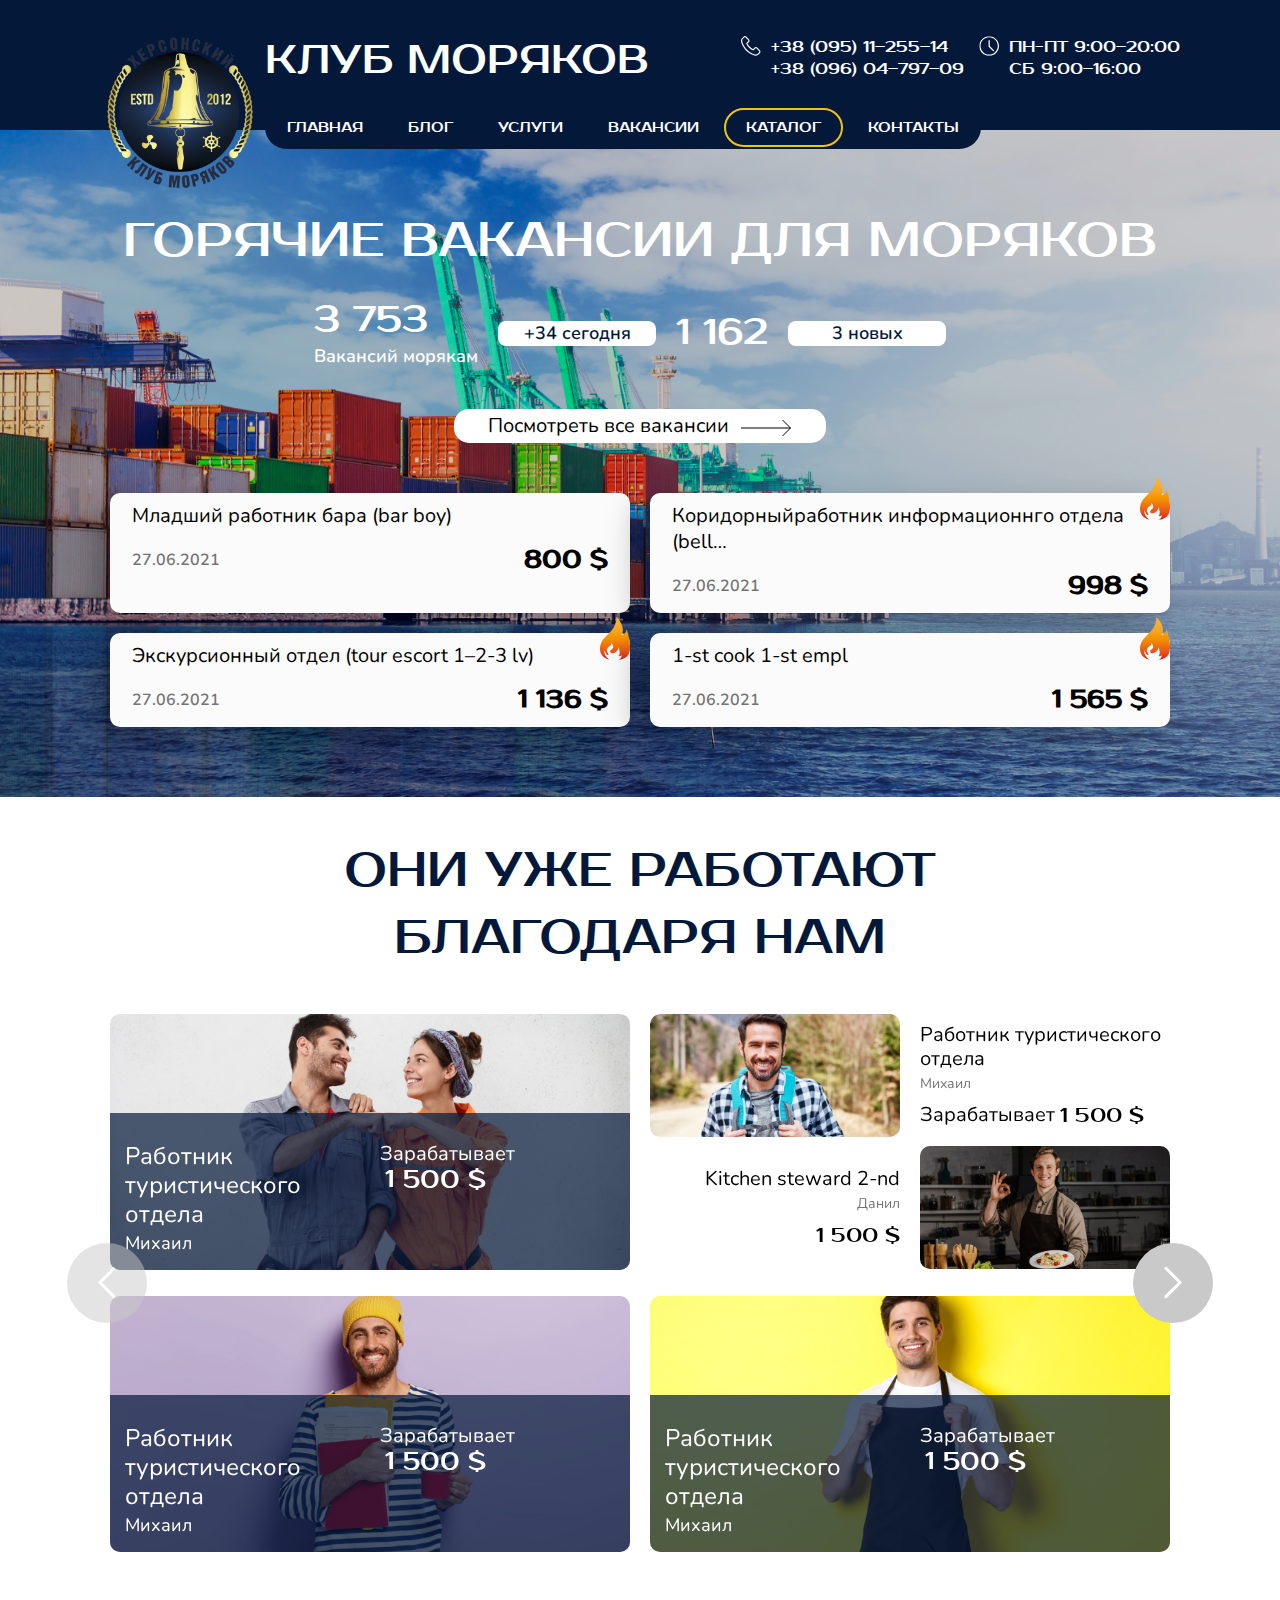
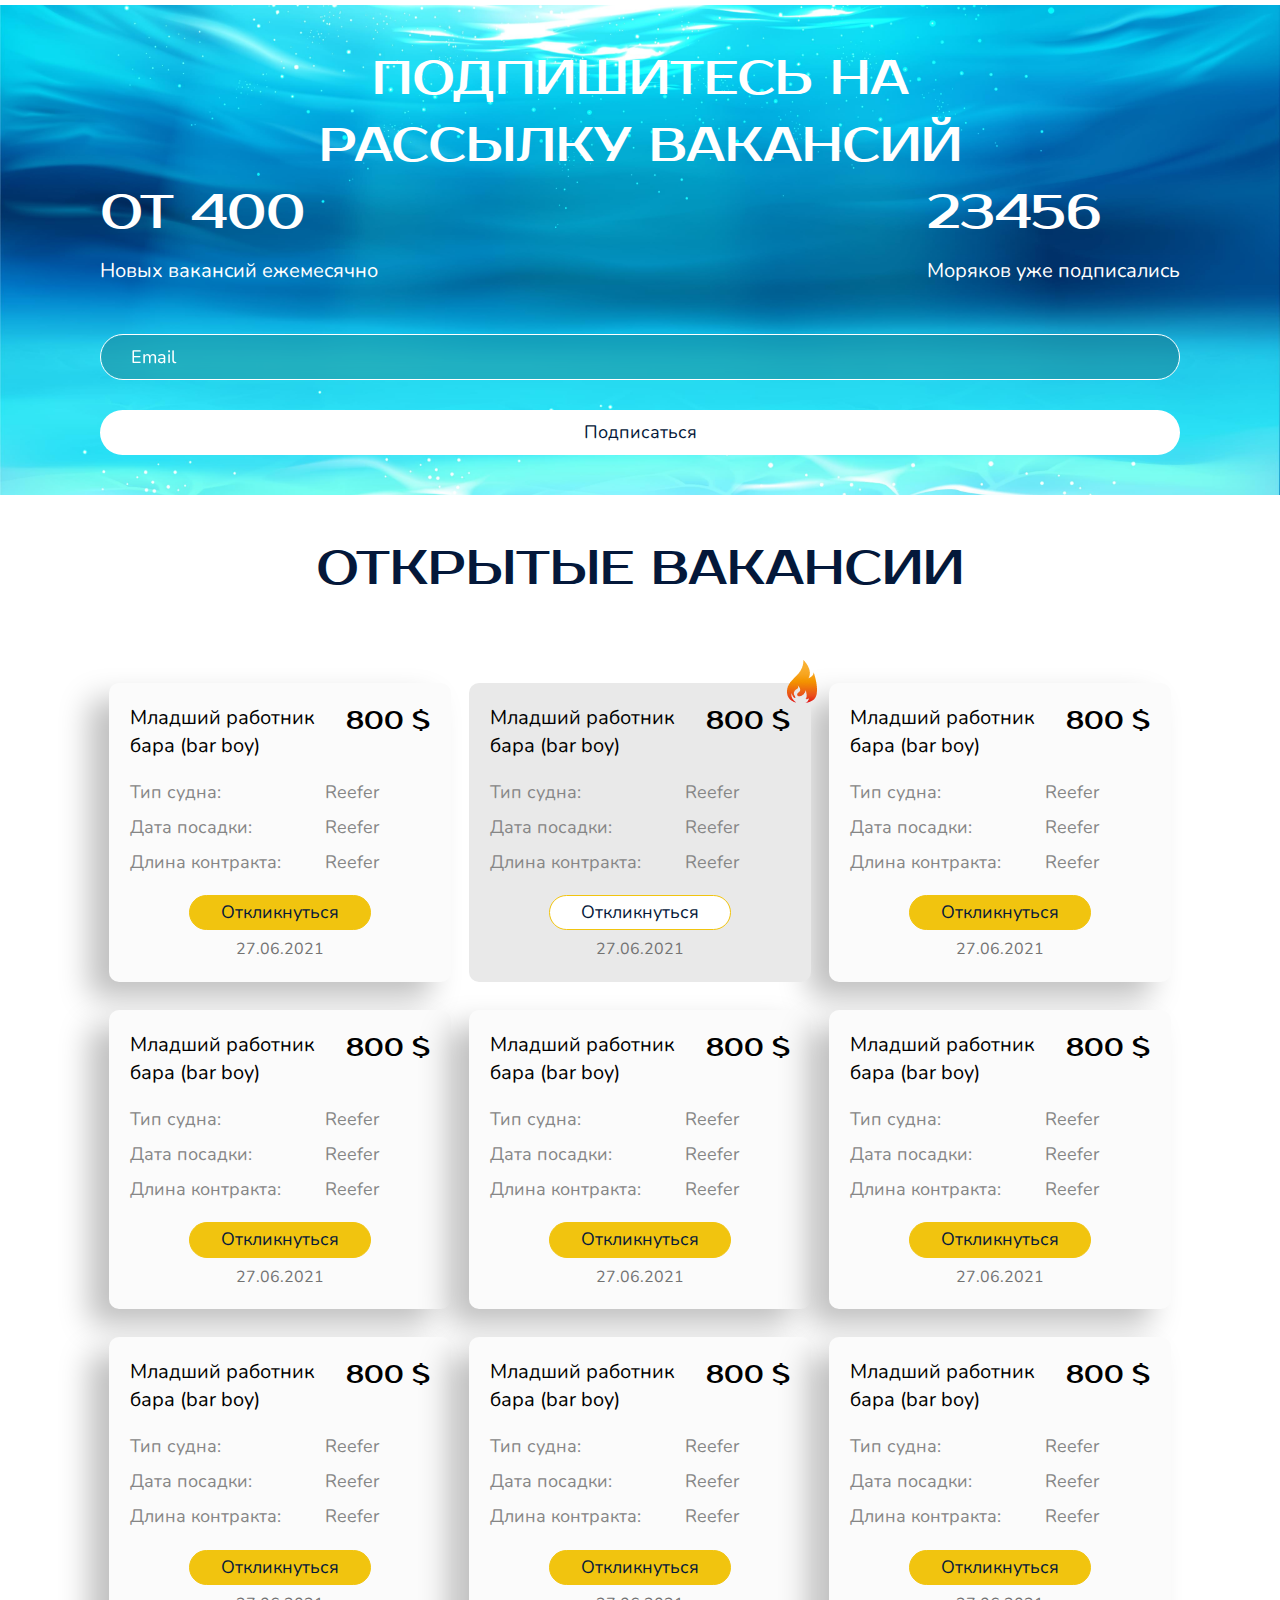
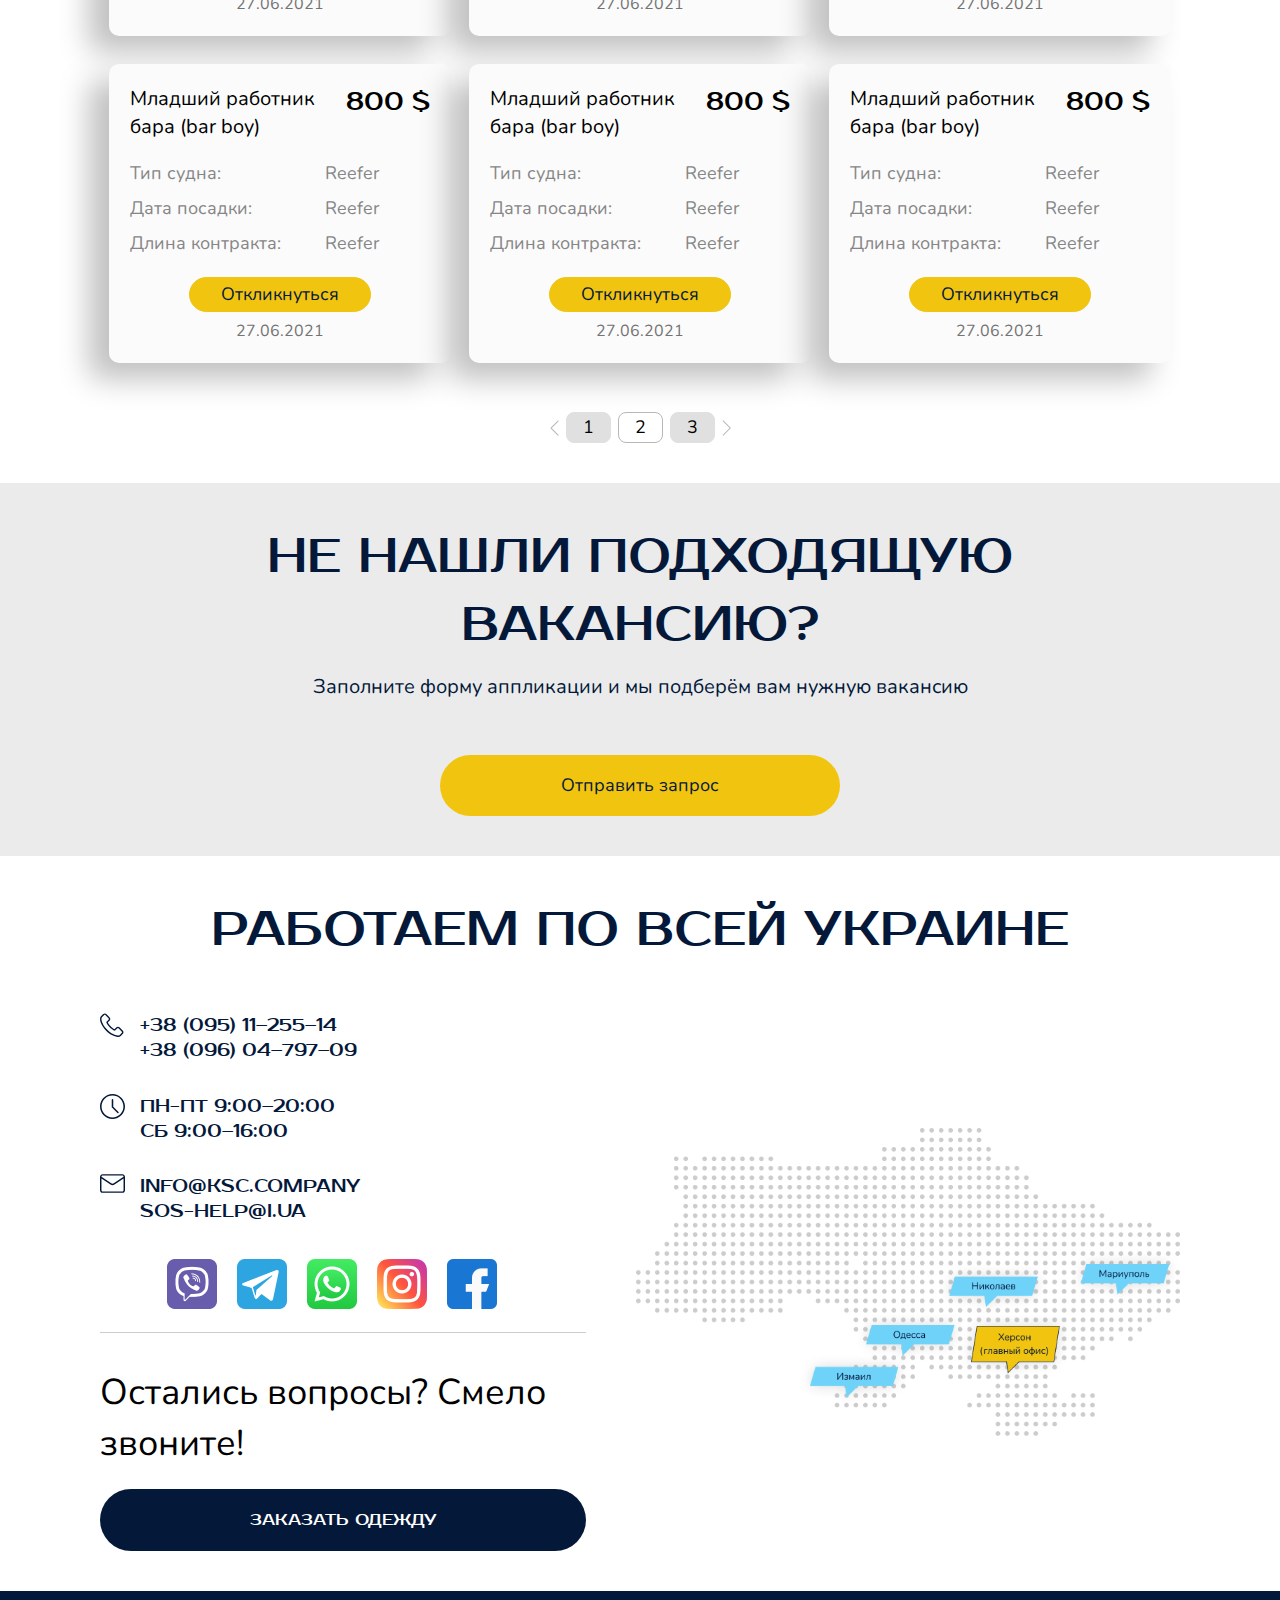
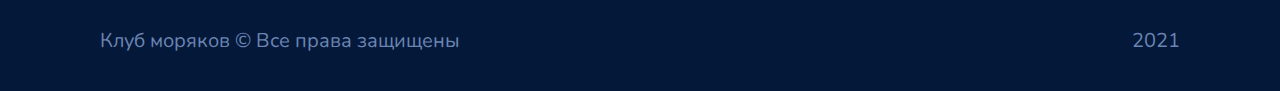
<file: vacancy.html>
<!DOCTYPE html>
<html lang="en">
  <head>
    <meta charset="UTF-8">
    <meta http-equiv="X-UA-Compatible" content="IE=edge">
    <meta name="viewport" content="width=device-width, initial-scale=1.0">
    <link rel="stylesheet" href="assets/slick.css?_v=20220114035914">
    <link rel="stylesheet" href="css/style.min.css?_v=20220114035914">
    <title>Клуб моряков</title>
  </head>
  <body>
    <div class="mobile-menu osm">
      <ul><span class="menu-close"></span>
        <li><a href="#">Главная</a></li>
        <li><a href="#">Блог</a></li>
        <li><a href="#">Услуги</a></li>
        <li><a href="#">Вакансии</a></li>
        <li class="active"><a href="#">Каталог</a></li>
        <li><a href="#">Контакты</a></li>
      </ul>
    </div>
    <header class="content">
      <div class="header-inner"><img src="img/logo.png" alt="Logo Image">
        <div class="header-info">
          <h1>клуб моряков</h1>
          <ul>
            <li><a href="#">Главная</a></li>
            <li><a href="#">Блог</a></li>
            <li><a href="#">Услуги</a></li>
            <li><a href="#">Вакансии</a></li>
            <li class="active has-child"><a href="#">Каталог</a>
              <ul>
                <li><a href="#">морская форма</a></li>
                <li><a href="#">сец.обувь</a></li>
                <li class="active"><a href="#">аксессуары</a></li>
                <li><a href="#">папки для документов</a></li>
                <li><a href="#">одежда</a></li>
              </ul>
            </li>
            <li><a href="#">Контакты</a></li>
          </ul>
          <button class="menu-trigger osm">Меню</button>
        </div>
        <div class="main-contacts">
          <div><img src="img/phone.svg" alt="icon">+38 (095) 11–255–14<br>+38 (096) 04–797–09</div>
          <div><img src="img/time.svg" alt="icon">пн-пт 9:00–20:00<br>сб 9:00–16:00</div>
        </div>
      </div>
    </header>
    <div class="header-top"></div>
    <main class="vacancy content">
      <div>
        <h2>Горячие вакансии для моряков</h2>
        <div class="vacancy-counters">
          <p>3 753<span>Вакансий морякам</span></p><span class="counter">+34 сегодня</span>
          <p>1 162</p><span class="counter">3 новых</span>
        </div><a href="#">Посмотреть все вакансии<img src="img/right.svg" alt="right icon"></a>
      </div>
      <div class="hvacancy-items">
        <div class="hvacancy-item">
          <p>Младший работник бара (bar boy)</p>
          <p class="hvacancy-footer"><span class="hvacancy-date">27.06.2021</span><span class="hvacancy-salary">800 $</span></p>
        </div>
        <div class="hvacancy-item"><img src="img/hot.png" alt="hot icon">
          <p>Коридорныйработник информационнго отдела (bell…</p>
          <p class="hvacancy-footer"><span class="hvacancy-date">27.06.2021</span><span class="hvacancy-salary">998 $</span></p>
        </div>
        <div class="hvacancy-item"><img src="img/hot.png" alt="hot icon">
          <p>Экскурсионный отдел (tour escort 1–2-3 lv)</p>
          <p class="hvacancy-footer"><span class="hvacancy-date">27.06.2021</span><span class="hvacancy-salary">1 136 $</span></p>
        </div>
        <div class="hvacancy-item"><img src="img/hot.png" alt="hot icon">
          <p>1-st cook 1-st empl</p>
          <p class="hvacancy-footer"><span class="hvacancy-date">27.06.2021</span><span class="hvacancy-salary">1 565 $</span></p>
        </div>
      </div>
    </main>
    <section class="content" id="already">
      <h2>они уже работают<br>благодаря нам</h2>
      <div class="already-slider">
        <div class="already-items">
          <div class="already-item"><img src="img/already1.png" alt="already picture">
            <p><span>Работник<br>туристического отдела<i>Михаил</i></span><span>Зарабатывает<b>1 500 $</b></span></p>
          </div>
          <div class="already-double">
            <div><img src="img/already2.png" alt="already picture">
              <p><span>Работник туристического отдела</span><i>Михаил</i><span>Зарабатывает<b>1 500 $</b></span></p>
            </div>
            <div><img src="img/already3.png" alt="already picture">
              <p><span>Kitchen steward 2-nd</span><i>Данил</i><span><b>1 500 $</b></span></p>
            </div>
          </div>
          <div class="already-item"><img src="img/already4.png" alt="already picture">
            <p><span>Работник<br>туристического отдела<i>Михаил</i></span><span>Зарабатывает<b>1 500 $</b></span></p>
          </div>
          <div class="already-item"><img src="img/already5.png" alt="already picture">
            <p><span>Работник<br>туристического отдела<i>Михаил</i></span><span>Зарабатывает<b>1 500 $</b></span></p>
          </div>
        </div>
        <div class="already-items">
          <div class="already-item"><img src="img/already1.png" alt="already picture">
            <p><span>Работник<br>туристического отдела<i>Михаил</i></span><span>Зарабатывает<b>1 500 $</b></span></p>
          </div>
          <div class="already-double">
            <div><img src="img/already2.png" alt="already picture">
              <p><span>Работник туристического отдела</span><i>Михаил</i><span>Зарабатывает<b>1 500 $</b></span></p>
            </div>
            <div><img src="img/already3.png" alt="already picture">
              <p><span>Kitchen steward 2-nd</span><i>Данил</i><span><b>1 500 $</b></span></p>
            </div>
          </div>
          <div class="already-item"><img src="img/already4.png" alt="already picture">
            <p><span>Работник<br>туристического отдела<i>Михаил</i></span><span>Зарабатывает<b>1 500 $</b></span></p>
          </div>
          <div class="already-item"><img src="img/already5.png" alt="already picture">
            <p><span>Работник<br>туристического отдела<i>Михаил</i></span><span>Зарабатывает<b>1 500 $</b></span></p>
          </div>
        </div>
        <div class="already-items">
          <div class="already-item"><img src="img/already1.png" alt="already picture">
            <p><span>Работник<br>туристического отдела<i>Михаил</i></span><span>Зарабатывает<b>1 500 $</b></span></p>
          </div>
          <div class="already-double">
            <div><img src="img/already2.png" alt="already picture">
              <p><span>Работник туристического отдела</span><i>Михаил</i><span>Зарабатывает<b>1 500 $</b></span></p>
            </div>
            <div><img src="img/already3.png" alt="already picture">
              <p><span>Kitchen steward 2-nd</span><i>Данил</i><span><b>1 500 $</b></span></p>
            </div>
          </div>
          <div class="already-item"><img src="img/already4.png" alt="already picture">
            <p><span>Работник<br>туристического отдела<i>Михаил</i></span><span>Зарабатывает<b>1 500 $</b></span></p>
          </div>
          <div class="already-item"><img src="img/already5.png" alt="already picture">
            <p><span>Работник<br>туристического отдела<i>Михаил</i></span><span>Зарабатывает<b>1 500 $</b></span></p>
          </div>
        </div>
      </div>
    </section>
    <section class="vconsultation content" id="consultation">
      <h2>подпишитесь на<br>рассылку вакансий</h2>
      <div class="consultation-inner">
        <div>
          <h2>от 400
            <p>Новых вакансий ежемесячно</p>
          </h2>
          <h2>23456
            <p>Моряков уже подписались</p>
          </h2>
        </div>
        <form>
          <input type="email" name="email" placeholder="Email">
          <input class="btn btn--nunito" type="submit" value="Подписаться">
        </form>
      </div>
    </section>
    <section class="content" id="vacancy">
      <h2>открытые вакансии</h2>
      <div class="vacancy-items">
        <div class="vacancy-item">
          <div class="vacancy-header"><span>Младший работник бара (bar boy)</span><b>800 $</b></div>
          <ul class="vacancy-options">
            <li><span>Тип судна:</span><span>Reefer</span></li>
            <li><span>Дата посадки:</span><span>Reefer</span></li>
            <li><span>Длина контракта:</span><span>Reefer</span></li>
          </ul>
          <div class="vacancy-footer"><a class="btn" href="#">Откликнуться</a><span>27.06.2021</span></div>
        </div>
        <div class="vacancy-item vacancy-item--urgent">
          <div class="vacancy-header"><span>Младший работник бара (bar boy)</span><b>800 $</b></div>
          <ul class="vacancy-options">
            <li><span>Тип судна:</span><span>Reefer</span></li>
            <li><span>Дата посадки:</span><span>Reefer</span></li>
            <li><span>Длина контракта:</span><span>Reefer</span></li>
          </ul>
          <div class="vacancy-footer"><a class="btn" href="#">Откликнуться</a><span>27.06.2021</span></div>
        </div>
        <div class="vacancy-item">
          <div class="vacancy-header"><span>Младший работник бара (bar boy)</span><b>800 $</b></div>
          <ul class="vacancy-options">
            <li><span>Тип судна:</span><span>Reefer</span></li>
            <li><span>Дата посадки:</span><span>Reefer</span></li>
            <li><span>Длина контракта:</span><span>Reefer</span></li>
          </ul>
          <div class="vacancy-footer"><a class="btn" href="#">Откликнуться</a><span>27.06.2021</span></div>
        </div>
        <div class="vacancy-item">
          <div class="vacancy-header"><span>Младший работник бара (bar boy)</span><b>800 $</b></div>
          <ul class="vacancy-options">
            <li><span>Тип судна:</span><span>Reefer</span></li>
            <li><span>Дата посадки:</span><span>Reefer</span></li>
            <li><span>Длина контракта:</span><span>Reefer</span></li>
          </ul>
          <div class="vacancy-footer"><a class="btn" href="#">Откликнуться</a><span>27.06.2021</span></div>
        </div>
        <div class="vacancy-item">
          <div class="vacancy-header"><span>Младший работник бара (bar boy)</span><b>800 $</b></div>
          <ul class="vacancy-options">
            <li><span>Тип судна:</span><span>Reefer</span></li>
            <li><span>Дата посадки:</span><span>Reefer</span></li>
            <li><span>Длина контракта:</span><span>Reefer</span></li>
          </ul>
          <div class="vacancy-footer"><a class="btn" href="#">Откликнуться</a><span>27.06.2021</span></div>
        </div>
        <div class="vacancy-item">
          <div class="vacancy-header"><span>Младший работник бара (bar boy)</span><b>800 $</b></div>
          <ul class="vacancy-options">
            <li><span>Тип судна:</span><span>Reefer</span></li>
            <li><span>Дата посадки:</span><span>Reefer</span></li>
            <li><span>Длина контракта:</span><span>Reefer</span></li>
          </ul>
          <div class="vacancy-footer"><a class="btn" href="#">Откликнуться</a><span>27.06.2021</span></div>
        </div>
        <div class="vacancy-item">
          <div class="vacancy-header"><span>Младший работник бара (bar boy)</span><b>800 $</b></div>
          <ul class="vacancy-options">
            <li><span>Тип судна:</span><span>Reefer</span></li>
            <li><span>Дата посадки:</span><span>Reefer</span></li>
            <li><span>Длина контракта:</span><span>Reefer</span></li>
          </ul>
          <div class="vacancy-footer"><a class="btn" href="#">Откликнуться</a><span>27.06.2021</span></div>
        </div>
        <div class="vacancy-item">
          <div class="vacancy-header"><span>Младший работник бара (bar boy)</span><b>800 $</b></div>
          <ul class="vacancy-options">
            <li><span>Тип судна:</span><span>Reefer</span></li>
            <li><span>Дата посадки:</span><span>Reefer</span></li>
            <li><span>Длина контракта:</span><span>Reefer</span></li>
          </ul>
          <div class="vacancy-footer"><a class="btn" href="#">Откликнуться</a><span>27.06.2021</span></div>
        </div>
        <div class="vacancy-item">
          <div class="vacancy-header"><span>Младший работник бара (bar boy)</span><b>800 $</b></div>
          <ul class="vacancy-options">
            <li><span>Тип судна:</span><span>Reefer</span></li>
            <li><span>Дата посадки:</span><span>Reefer</span></li>
            <li><span>Длина контракта:</span><span>Reefer</span></li>
          </ul>
          <div class="vacancy-footer"><a class="btn" href="#">Откликнуться</a><span>27.06.2021</span></div>
        </div>
        <div class="vacancy-item">
          <div class="vacancy-header"><span>Младший работник бара (bar boy)</span><b>800 $</b></div>
          <ul class="vacancy-options">
            <li><span>Тип судна:</span><span>Reefer</span></li>
            <li><span>Дата посадки:</span><span>Reefer</span></li>
            <li><span>Длина контракта:</span><span>Reefer</span></li>
          </ul>
          <div class="vacancy-footer"><a class="btn" href="#">Откликнуться</a><span>27.06.2021</span></div>
        </div>
        <div class="vacancy-item">
          <div class="vacancy-header"><span>Младший работник бара (bar boy)</span><b>800 $</b></div>
          <ul class="vacancy-options">
            <li><span>Тип судна:</span><span>Reefer</span></li>
            <li><span>Дата посадки:</span><span>Reefer</span></li>
            <li><span>Длина контракта:</span><span>Reefer</span></li>
          </ul>
          <div class="vacancy-footer"><a class="btn" href="#">Откликнуться</a><span>27.06.2021</span></div>
        </div>
        <div class="vacancy-item">
          <div class="vacancy-header"><span>Младший работник бара (bar boy)</span><b>800 $</b></div>
          <ul class="vacancy-options">
            <li><span>Тип судна:</span><span>Reefer</span></li>
            <li><span>Дата посадки:</span><span>Reefer</span></li>
            <li><span>Длина контракта:</span><span>Reefer</span></li>
          </ul>
          <div class="vacancy-footer"><a class="btn" href="#">Откликнуться</a><span>27.06.2021</span></div>
        </div>
      </div>
      <nav class="pagination"><a class="pagination-arrow prev" href="#" aria-label="Previous"></a>
        <ul>
          <li><a href="#">1</a></li>
          <li class="active"><a href="#">2</a></li>
          <li><a href="#">3</a></li>
        </ul><a class="pagination-arrow next" href="#" aria-label="Next"></a>
      </nav>
    </section>
    <section class="content" id="request">
      <h2>не нашли подходящую вакансию?</h2>
      <p>Заполните форму аппликации и мы подберём вам нужную вакансию</p><a class="btn btn--light btn--big" href="#">Отправить запрос</a>
    </section>
    <section class="content" id="contacts">
      <h2>работаем по всей украине</h2>
      <div class="contacts-inner">
        <div>
          <ul class="contacts-items">
            <li><img src="img/phone2.svg" alt="phone icon"><a href="#">+38 (095) 11–255–14</a><a href="#">+38 (096) 04–797–09</a></li>
            <li><img src="img/time2.svg" alt="time icon">пн-пт 9:00–20:00<br>сб 9:00–16:00</li>
            <li><img src="img/mail.svg" alt="mail icon"><a href="#">info@ksc.company</a><a href="#">sos-help@i.ua</a></li>
            <li class="social-items"><a href="#"><img src="img/viber.png" alt="viber icon"></a><a href="#"><img src="img/telegram.png" alt="telegram icon"></a><a href="#"><img src="img/whatsapp.png" alt="whatsapp icon"></a><a href="#"><img src="img/instagram.png" alt="instagram icon"></a><a href="#"><img src="img/facebook.png" alt="facebook icon"></a></li>
          </ul>
          <hr>
          <p>Остались вопросы? Смело звоните!</p><a class="btn btn--dark" href="#">Заказать одежду</a>
        </div><img src="img/map.png" alt="map">
      </div>
    </section>
    <div class="popup" id="consultPopup">
      <div class="popup-inner"><span class="popup-close"></span><img src="img/popup.png" alt="popup person">
        <div class="popup-right">
          <h3>заполните заявку и наш менеджер свяжется с вами</h3>
          <form action="/">
            <div class="form-group">
              <input type="text" name="name" placeholder="Имя">
              <input type="tel" name="phone" placeholder="+38 (_ _ _)-_ _-_ _">
            </div>
            <input type="email" name="phone" placeholder="Email">
            <input class="btn" type="submit">
          </form>
        </div>
      </div>
    </div>
    <footer class="content">
      <p>Клуб моряков © Все права защищены</p>
      <p>2021</p>
    </footer>
    <script src="js/jquery-1.12.4.min.js?_v=20220114035914"></script>
    <script src="js/slick.min.js?_v=20220114035914"></script>
    <script src="js/script.js?_v=20220114035914"></script>
  </body>
</html>
</file>
<file: css/style.min.css>
@font-face{font-family:ProstoOne;src:url(../fonts/ProstoOne-Regular.woff2) format("woff2"),url(../fonts/ProstoOne-Regular.woff) format("woff")}@font-face{font-family:Nunito;font-weight:400;src:url(../fonts/Nunito-Regular.woff2) format("woff2"),url(../fonts/Nunito-Regular.woff) format("woff")}@font-face{font-family:Nunito;font-weight:600;src:url(../fonts/Nunito-SemiBold.woff2) format("woff2"),url(../fonts/Nunito-SemiBold.woff) format("woff")}@font-face{font-family:Nunito;font-weight:700;src:url(../fonts/Nunito-Bold.woff2) format("woff2"),url(../fonts/Nunito-Bold.woff) format("woff")}*{margin:0;padding:0;box-sizing:border-box}html{font-size:20px}img{max-width:100%}body{font-family:Nunito;font-weight:400;font-size:20px;line-height:1.4;color:#04183a}body>header{top:36px}body>header .header-inner{position:relative;align-items:stretch}body>header h1{font-size:2.4rem;line-height:1.2}body>header .header-info{display:flex;flex-direction:column;justify-content:space-between}body>header .header-info ul{margin-bottom:40px}body>header .header-info ul li{position:relative}body>header .header-info ul li.has-child:hover ul{display:block}body>header .header-info ul li a{padding:9px 40px}body>header .header-info ul li.active{background:#04183a;color:#fff;border:2px solid #f1c40f}body>header .header-info ul li ul{display:none;position:absolute;width:100%;top:100%;left:0;margin-top:2px;border-radius:0 0 10px 10px;text-align:center}body>header .header-info ul li ul li{font-size:.75rem;border-bottom:2px solid #fff;border-radius:0;width:100%}body>header .header-info ul li ul li.active{border:none;border-bottom:2px solid #fff;color:#f1c40f}body>header .header-info ul li ul li:last-child{border-bottom:none}body>header .header-info ul li ul li a{padding:6px 0}body .header-top{height:130px;background:#04183a}body .header-top+*{padding-top:165px}h1,h2,h3{font-family:ProstoOne,Arial,Helvetica,sans-serif;font-weight:400;text-transform:uppercase}h1{font-size:4.2rem;color:#fff}h2{font-size:2.4rem;text-align:center}h3{font-size:1.8rem;color:#fff;text-shadow:0 4px 20px rgba(0,0,0,.5)}a{text-decoration:none;color:inherit}input,textarea{font-family:inherit;outline:0}::-moz-placeholder{color:#fff}:-ms-input-placeholder{color:#fff}::placeholder{color:#fff}.content{padding-left:255px;padding-right:255px}.btn{display:inline-block;background:#fff;padding:24px 70px;color:#04183a;text-transform:uppercase;font-family:ProstoOne,Arial,Helvetica,sans-serif;text-align:center;font-size:.8rem;border-radius:100px;position:relative;border:none;cursor:pointer}.btn img{position:absolute;bottom:4px;left:-7px}.btn.btn--big{width:570px;max-width:100%}.btn.btn--dark{background:#04183a;color:#fff}.btn.btn--light{background:#f1c40f;color:#04183a}.btn.btn--disabled{background:#e0e0e0;color:#000;cursor:not-allowed}.btn.btn--nunito{font-family:Nunito;font-size:.9rem;text-transform:none;padding:16px 56px;line-height:1.5}.btn.btn--nunito img{position:static;vertical-align:middle;margin-left:30px;display:inline-block}.btn.btn--bordered{border:1px solid #d9d9d9;transition:.3s ease-in-out}.btn.btn--bordered:hover{background:#f1c40f}.slider-bar{position:absolute;bottom:0;left:0;height:100%;width:25px;background:rgba(255,255,255,.7)}#slider{height:950px;display:flex;overflow-x:hidden;position:relative}#slider .slide{position:relative}#slider .slide>img{width:100%;height:100%;-o-object-fit:cover;object-fit:cover}#slider .slide-info{position:absolute;top:320px;left:255px}#slider .slide-info ul{margin-bottom:55px}#slider .slide-info li{list-style-type:none;color:#fff;line-height:1.5;margin-top:18px;background-image:url(../img/check.svg);background-repeat:no-repeat;background-position:left center;padding-left:45px}#slider .slide-info li:first-child{margin-top:0}#slider .slider-nav{position:absolute;bottom:36px;left:50%;transform:translateX(-50%)}#slider .slider-nav>li{display:inline-block;width:34px;height:34px;background:#fff;border-radius:50%;cursor:pointer;margin:0 8px}#slider .slider-nav>li.slick-active{background:#f1c40f}#slider .slider-nav>li button{display:none}#slider .slick-slide,#slider .slick-track{height:100%!important}#slider .slider-arrow{position:absolute;top:50%;transform:translateY(-50%);width:45px;height:75px;background-image:url(../img/arrow.svg);background-repeat:no-repeat;background-size:100% auto;background-color:transparent;border:none;cursor:pointer;z-index:99}#slider .slider-arrow.slider-arrow--prev{left:50px;transform:translateY(-50%) rotate(180deg)}#slider .slider-arrow.slider-arrow--next{right:50px}#slider .slider-arrow.slick-disabled{display:none!important}main{position:relative;padding-bottom:150px}main.home{padding-bottom:0}main.consultation{background:#d8d8d8}main.help{background:#e7ebec}main.accessories,main.catalog{background-repeat:no-repeat;background-size:cover;background-position:center center;padding-bottom:226px}main.accessories h2,main.catalog h2{color:#fff}main.catalog{background-image:url(../img/catalog-bg.png)}main.catalog .btn{margin-top:164px}main.accessories{background-image:url(../img/accesories.png)}main.accessories .btn{margin-top:116px}main.english{background-image:url(../img/english.jpg);background-position:right bottom;background-size:55% auto;background-repeat:no-repeat;box-shadow:inset 0 4px 4px rgba(0,0,0,.25);background-color:#e3e3e3;color:#000}main.english ul{margin-top:40px;margin-bottom:28px}main.english li{background-image:url(../img/check3.svg);padding-left:38px;margin-right:25px}main.english p{font-size:.9rem;font-family:ProstoOne;background:0 0;color:inherit;text-transform:uppercase;width:auto;text-align:left;padding-left:30px;position:relative}main.english p::before{content:"";position:absolute;top:2px;left:0;display:block;width:19px;height:19px;background:#c4c4c4;border-radius:50%}main.blog{background-image:url(../img/blog.png);background-repeat:no-repeat;background-size:cover;background-position:center center;padding-bottom:327px}main.thanks{padding-bottom:85px;color:#000}main.thanks h3{font-size:1.8rem;text-shadow:none;color:inherit;margin-top:22px}main.thanks .thanks-inner{width:43%;margin-left:100px}main.thanks .contacts-inner{margin-top:37px}main.thanks .contacts-inner>div{width:100%}main.thanks .contacts-inner .btn{margin-top:23px;font-size:.9rem;padding-top:22px;padding-bottom:22px}main.vacancy{background-image:url(../img/vacancy.png);background-repeat:no-repeat;background-size:cover;background-position:center center;color:#fff;display:flex;align-items:flex-start;padding-top:250px}main.vacancy h2{line-height:1.3;margin-bottom:25px;margin-top:0}main.vacancy>*{width:50%}main.vacancy a{display:inline-block;padding:3px 34px;background:#fff;color:#000;border-radius:15px;margin-top:40px}main.vacancy a img{vertical-align:middle;margin-left:12px}main.vacancy p{background:0 0;width:auto;padding:0;text-align:left;line-height:1.3;margin:0}main.vacancy span{margin:0;font-size:.9rem;line-height:1.4}main.vacancy .hvacancy-items{display:flex;flex-wrap:wrap}main.vacancy .hvacancy-item{width:calc(50% - 20px);margin:10px;padding:20px 24px 16px;background:#fbfbfb;box-shadow:-15px 11px 30px rgba(0,0,0,.25);border-radius:10px;position:relative}main.vacancy .hvacancy-item>img{position:absolute;top:-16px;right:0}main.vacancy .hvacancy-item p{color:#000}main.vacancy .hvacancy-item p.hvacancy-footer{display:flex;justify-content:space-between;align-items:center;margin-top:14px}main.vacancy .hvacancy-item p.hvacancy-footer .hvacancy-date{color:#737373;font-size:.8rem}main.vacancy .hvacancy-item p.hvacancy-footer .hvacancy-salary{color:#000;font-size:1.2rem;font-family:ProstoOne}main.vacancy .vacancy-counters{display:flex;align-items:center;justify-content:space-between}main.vacancy .vacancy-counters p{font-size:1.8rem;font-family:ProstoOne}main.vacancy .vacancy-counters span{font-family:Nunito;color:#fff}main.vacancy .vacancy-counters span.counter{display:inline-block;width:158px;color:#04183a;background:#fff;border-radius:8px;line-height:25px;text-align:center;margin:0 20px}main>img{position:absolute;bottom:0;right:255px;z-index:10}main+ul.breadcrumbs{margin-top:70px}main h2{text-align:left;margin-top:60px}main p{width:446px;max-width:100%;background:#04183a;border-radius:88px;color:#fff;text-align:center;margin-top:10px;margin-bottom:50px}main>ul{margin-bottom:127px}main>ul>li{display:inline-block;list-style:none;padding-left:46px;background-image:url(../img/check2.svg);background-repeat:no-repeat;background-position:left center;font-weight:600;margin-right:50px;line-height:1.5}main>ul>li:last-child{margin-right:0}main span{display:block;font-weight:600;color:#04183a;line-height:2.5;margin-top:45px;margin-bottom:180px}.main-contacts{position:absolute;bottom:70px;right:130px}.main-contacts>div{display:inline-block;color:#fff;font-family:ProstoOne,Arial,Helvetica,sans-serif;text-transform:uppercase;font-size:1.333rem;line-height:1.5;position:relative;padding-left:48px;padding-top:4px}.main-contacts>div img{position:absolute;top:0;left:0}.main-contacts>div:not(:first-child){margin-left:20px}header{width:100%;position:absolute;top:29px;left:0;right:0;z-index:9}header .header-inner{display:flex;align-items:center}header .header-info{margin-left:5px}header .header-info ul{background:#04183a;padding:6px;border-radius:60px;margin-top:30px}header .header-info ul li{font-family:ProstoOne,Arial,Helvetica,sans-serif;font-weight:400;font-size:.9rem;color:#fff;text-transform:uppercase;display:inline-block;border-radius:60px}header .header-info ul li a{display:inline-block;padding:17px 42px}header .header-info ul li.active{color:#04183a;background:#f1c40f}header .main-contacts{position:absolute;top:0;right:0;bottom:auto;left:auto}header .main-contacts>div{font-size:1rem;line-height:1.4;padding-left:40px;padding-top:2px}header .main-contacts img{width:25px}section#partners{padding-top:80px;padding-bottom:170px;background-image:url(../img/partners.png);background-repeat:no-repeat;background-size:cover;margin-bottom:500px;position:relative}section#partners>div{display:flex;justify-content:space-between;align-items:flex-end}section#partners>div:first-child{margin-bottom:16px}section#partners>div li{display:inline-block;width:149px;height:57px;list-style-type:none;position:relative;border-radius:75px;background:rgba(255,255,255,.5);margin-right:20px}section#partners>div li:last-child{margin-right:0}section#partners>div li img{position:absolute;height:100%;left:50%;transform:translateX(-50%)}.services-list{position:absolute;left:0;top:100%;margin-top:-80px;width:100%;display:flex;justify-content:space-between}.services-item{flex:.25;border-radius:15px;background:#04183a;overflow:hidden;position:relative;margin:0 15px}.services-item:first-child{margin-left:0}.services-item:last-child{margin-right:0}.services-item:after{opacity:1;content:"";position:absolute;left:0;bottom:0;width:100%;height:249px;display:block;background:rgba(0,0,0,.6);transition:.3s ease-in-out}.services-item:hover:after{opacity:0}.services-item a{display:block;padding:30px 25px 67px;color:#fff;background-image:url(../img/go.svg);background-repeat:no-repeat;background-position:right 25px bottom 30px}.services-item a b,.services-item a span{display:block}.services-item a b{font-size:.9rem;font-weight:400;margin-bottom:10px}.services-item a span{font-size:.7rem}.services-item img{width:100%;height:249px;-o-object-fit:cover;object-fit:cover;display:block}form input{display:block;width:100%}form input[type=submit]{margin-top:30px}form input[type=email],form input[type=tel],form input[type=text]{padding:10px 30px;border-radius:89px;border:1px solid #fff;background:rgba(0,0,0,.2);-webkit-backdrop-filter:blur(13px);backdrop-filter:blur(13px);font-size:.9rem;color:#fff}form .form-group{display:flex;margin-bottom:20px}form .form-group>*{width:100%;margin:0 10px}form .form-group>:first-child{margin-left:0}form .form-group>:last-child{margin-right:0}section#consultation,section#subscription{background-image:url(../img/subscription.png);background-repeat:no-repeat;background-size:cover;color:#fff}.consultation-inner,.subscription-inner{display:flex;justify-content:space-between;align-items:center;margin-top:50px}.consultation-inner>*,.subscription-inner>*{width:44%}section#subscription{padding-top:80px;padding-bottom:80px}section#subscription.bsubscription{padding-bottom:90px}section#subscription.bsubscription>form{width:40%;margin:42px auto}section#subscription .subscription-inner p{background:#f1c40f;border-radius:88px;color:#04183a;padding:6px 40px}section#subscription .subscription-inner ul{padding-top:10px}section#subscription .subscription-inner li{list-style:none;display:flex;align-items:center;margin-top:30px}section#subscription .subscription-inner li img{display:inline-block;margin-right:30px}section#contacts{padding-top:114px;padding-bottom:145px}.contacts-inner{display:flex;justify-content:space-between;align-items:center;margin-top:50px}.contacts-inner>div{width:45%;flex-shrink:0}.contacts-inner>img{margin-left:50px;max-width:100%}.contacts-inner li:not(.social-items){list-style:none;text-transform:uppercase;font-family:ProstoOne,Arial,Helvetica,sans-serif;font-size:.9rem;position:relative;padding-left:40px}.contacts-inner li:not(.social-items) img{position:absolute;top:0;left:0}.contacts-inner li:not(.social-items) a{display:block}.contacts-inner li.social-items{list-style:none;text-align:center}.contacts-inner li.social-items a{display:inline-block;margin:5px 10px}.contacts-inner li.social-items img{display:block}.contacts-inner ul.contacts-items{display:flex;flex-wrap:wrap}.contacts-inner ul.contacts-items li{width:50%;margin-bottom:30px;padding-right:23px}.contacts-inner ul.contacts-items li.social-items{margin-bottom:10px}.contacts-inner hr{border:none;height:1px;background:#ccc}.contacts-inner p{color:#000;font-size:1.8rem;margin-top:35px;margin-bottom:20px}.contacts-inner .btn{width:100%}section.info h2{text-align:left}section#documents{padding-top:85px;padding-bottom:107px}section#documents .documents-items{display:flex;flex-wrap:wrap;justify-content:space-between;margin-top:44px}section#documents .documents-item{width:calc(33.3333% - 40px);margin:15px 20px;height:298px;display:flex;flex-direction:column;justify-content:space-between;align-items:flex-start;position:relative;border-radius:15px;padding:37px 27px 35px;background:#fbfbfb;box-shadow:-20px 16px 30px rgba(0,0,0,.1)}section#documents .documents-item:hover{background:#e9e9e9;box-shadow:none}section#documents .documents-item:hover img.static{display:none}section#documents .documents-item:hover img.hover{display:block}section#documents .documents-item:hover .btn{background:#04183a;color:#fff}section#documents .documents-item img{position:absolute;top:80px;right:37px}section#documents .documents-item img.hover{display:none}section#documents .documents-item p{font-size:1.2rem;font-weight:700}section#documents .documents-item .btn{background:#f1c40f;font-size:.9rem;font-family:Nunito;padding:16px 56px;text-transform:none;line-height:1.5}section#work{background:#ebebeb;padding-top:65px;padding-bottom:150px}.work-scheme{display:flex;justify-content:center;margin-top:60px}.work-scheme>div{margin-right:30px;text-align:center}.work-scheme>div:last-child{margin-right:0}.work-scheme>div:nth-child(2n){padding-top:50px}.work-scheme .step-image{width:150px;height:150px;border:3px solid rgba(0,57,112,.3);border-radius:50%;position:relative;margin-bottom:30px;margin-left:auto;margin-right:auto}.work-scheme .step-image img{position:absolute;top:50%;left:50%;transform:translate(-50%,-50%)}.work-scheme p{width:100%;background:#f1c40f;border-radius:166px;text-align:center;font-family:ProstoOne,Arial,Helvetica,sans-serif;padding:4px;margin-top:10px}section#needhelp{padding-top:77px;padding-bottom:100px;text-align:center}section#needhelp .btn{margin-top:55px}section#services{position:relative;background:#ebebeb;padding-top:62px;padding-bottom:327px}section#services p{margin-top:12px;line-height:1.5}section#services .services-list{margin-top:-270px}section#needsupport{padding-top:290px;padding-bottom:130px}section#needsupport .work-scheme{margin-top:70px}section#needsupport .work-scheme .step-image{background:#f1f1f1}section#needsupport .work-scheme>div{margin-right:140px}section#needsupport .work-scheme>div:last-child{margin-right:0}section#needsupport .work-scheme>div:nth-child(2n){padding-top:77px}body.popuped>:not(.popup){filter:blur(6px)}.popup{position:fixed;top:0;left:0;width:100%;height:100vh;background:rgba(4,24,58,.4);z-index:9999;display:none;justify-content:center;align-items:center}.popup-inner{max-width:90%;max-height:90%;width:1150px;background:#e5e5e5;box-shadow:-20px 16px 30px rgba(0,0,0,.25);border-radius:10px;position:relative;padding:100px 64px 20px}.popup-inner::after{content:" ";clear:both;display:table}.popup-inner>img{position:absolute;left:60px;bottom:0}.popup-close{width:38px;height:38px;position:absolute;top:37px;right:45px;background-image:url(../img/close.svg);background-repeat:no-repeat;background-size:100% auto;background-position:center center;cursor:pointer}.popup-right{width:50%;float:right}.popup form{margin-top:21px;margin-bottom:110px}.popup [type=submit]{font-family:Nunito;text-transform:none;color:#04183a;padding-top:11px;padding-bottom:11px}.popup h3{font-size:1.5rem;text-shadow:none;color:#000}footer{display:flex;justify-content:space-between;align-items:center;background:#04183a;min-height:100px;padding-top:10px;padding-bottom:10px;color:#6b85b2}ul.breadcrumbs{margin-top:30px;margin-bottom:66px}ul.breadcrumbs li{display:inline-block;list-style:none;margin-right:24px;position:relative}ul.breadcrumbs li:last-child{margin-right:0}ul.breadcrumbs li:not(:last-child)::after{content:"";background-image:url(../img/breadcrumb.svg);background-repeat:no-repeat;background-size:100% auto;display:block;width:5px;height:9px;position:absolute;top:10px;right:-18px}.product-price{font-family:ProstoOne,Arial,Helvetica,sans-serif;font-size:1.8rem;color:#000}section.product-card{display:flex}section.product-card .btn{margin-right:22px}section.product-card .btn:last-child{margin-right:0}section.product-card .product-buttons{display:flex;flex-wrap:wrap;align-items:center}section.product-card .product-price{margin-left:55px}section.product-card .product-images{width:45%;position:relative}section.product-card .product-label{position:absolute;top:-12px;right:17px;display:block;z-index:11}section.product-card .product-info{margin-left:30px}section.product-card .product-info .btn:not(.btn--disabled){width:360px;max-width:100%}section.product-card .product-name{font-family:ProstoOne,Arial,Helvetica,sans-serif;text-transform:uppercase;font-size:1.2rem}section.product-card .product-options{margin-top:20px;margin-bottom:40px}section.product-card .product-option{font-size:.9rem;display:flex;align-items:center;margin-top:16px;cursor:default}section.product-card .product-option .option-name{width:152px;color:#a9a9a9;margin-right:10px;flex-shrink:0}section.product-card .product-option li{list-style:none;display:inline-block;margin-right:12px;margin-top:2px;margin-bottom:2px;border-radius:8px;padding:3px 21px;cursor:pointer;border:1px solid #e0e0e0}section.product-card .product-option li.disabled{background:#e0e0e0;cursor:not-allowed}section.product-card .product-option li.active{border:1px solid #f1c40f;cursor:default}section.product-card .product-option li.option-color{width:35px;height:35px;border-radius:50%;padding:0;margin-right:10px}section.product-card .product-option li.option-color.active{border:2px solid #eee;box-shadow:0 0 8px 1px #f4d805}section.product-card .product-option li:last-child{margin-right:0}section.product-card .product-full{border:1px solid #b8b8b8;margin-bottom:46px}section.product-card .product-full img{width:100%;max-height:600px;-o-object-fit:cover;object-fit:cover}section.product-card .product-thumb{border:1px solid #b8b8b8;margin:0 21px}section.product-card .product-thumb img{display:block;width:100%;height:100%;-o-object-fit:cover;object-fit:cover}section.product-related{margin-top:85px;padding-bottom:94px}section.product-related .slider-wrapper{margin-top:70px}section.product-related .related-thumb{display:inline-block;width:100%;border:1px solid #b8b8b8;height:15.5vw}section.product-related .related-thumb img{display:block;width:100%;height:100%;-o-object-fit:cover;object-fit:cover}section.product-related .related-item{margin:0 12px}section.product-related .related-item p{margin-top:34px;height:50px;overflow:hidden;margin-bottom:8px;font-size:.9rem;color:#000}section.product-related .btn{padding-right:22px;margin-top:20px}section#determine{background:#ebebeb;display:flex;align-items:center;padding-top:85px;padding-bottom:110px}section#determine>*{width:50%}section#determine h2{text-align:left}section#determine p{font-weight:700;font-size:1.2rem;margin-top:22px}section#determine .btn{padding-top:9px;padding-bottom:9px}section#catalog .catalog-items{display:flex;flex-wrap:wrap;margin-top:105px}section#catalog .catalog-item{width:calc(25% - 14px);margin:9px 7px;border:1px solid #b8b8b8;border-radius:10px;position:relative;font-weight:700;padding-bottom:20px;font-size:.9rem}section#catalog .catalog-item:hover{border-color:#f4d805;color:#f1c40f}section#catalog .catalog-item .catalog-label{width:90px;position:absolute;top:-6px;right:13px;display:block}section#catalog .catalog-item a{display:block}section#catalog .catalog-item p{margin:0 10px}section#catalog .catalog-thumb{width:100%;height:14.5vw;margin-bottom:20px}section#catalog .catalog-thumb img{display:block;width:100%;height:100%;-o-object-fit:cover;object-fit:cover}section#sponsored{padding-top:84px;padding-bottom:45px;text-align:center;background:#ebebeb}section#sponsored .sponsored-items{margin-top:45px}section#sponsored h3{color:#04183a}section#sponsored li{list-style:none;display:inline-block;width:21%;height:6vw;border-radius:75px;background:rgba(255,255,255,.5);margin:11px 24px}section#sponsored li img{height:100%}section#advantages{display:flex;color:#000;padding-top:96px;padding-bottom:54px}section#advantages h2{text-align:left}section#advantages p{font-size:1.65rem;font-family:ProstoOne;text-transform:uppercase;margin-bottom:20px}section#advantages img{border-radius:10px}section#advantages .advantage-info{padding-left:18px}section#advantages>*{width:50%}section#advantages>:last-child>*{padding-left:26px}section#advantages>*>*{padding-top:26px;padding-bottom:26px;border-bottom:1px solid #000}section#advantages>*>:last-child{padding-bottom:0;border-bottom:none}section#advantages>*>:first-child{padding-top:0}section#advantages>*>div{display:flex}section#advantages>*>div>img{width:50%;flex-shrink:0}section#advantages>*>h2{padding-bottom:13px}section#advantages>:first-child{border-right:1px solid #000}section#why{background:#ebebeb;color:#000;padding-top:43px;padding-bottom:57px}.why-items{display:flex;flex-wrap:wrap;text-align:center}.why-items>div{width:calc(33.3333% - 34px);background:#fff;box-shadow:-20px 16px 30px rgba(0,0,0,.1);border-radius:15px;margin:26px 17px;padding:75px 38px 43px}.why-items img{margin-bottom:24px}.why-items p{margin-bottom:17px}.why-items span{font-size:.9rem}section#production{padding-top:30px}section#production .production-grid{display:flex;font-weight:700;font-size:1.2rem;text-align:center}section#production .production-grid>:first-child{width:45%}section#production .production-grid>:first-child .production-item>img{width:15vw}section#production .production-grid>:last-child{width:55%}section#production .production-grid>:last-child>:first-child{display:flex}section#production .production-grid>:last-child>:first-child>*{width:50%}section#production .production-grid>:last-child>:first-child .production-item{margin-bottom:0}section#production .production-grid>:last-child>:first-child .production-item>img{height:9vw}section#production .production-grid>:last-child>.production-item:last-child>img{height:20.5vw}section#production .production-grid a{display:flex;justify-content:space-between;align-items:center;margin-top:40px}section#production .production-grid .production-item{margin:38px 19px;border:1px solid #c4c4c4;filter:drop-shadow(24px -1px 29px rgba(0, 0, 0, .25));border-radius:20px;padding:100px 30px 20px}section#pump{padding-top:63px;padding-bottom:80px;text-align:center}section#pump p{margin-bottom:34px;margin-top:16px}section#pump .why-items>div{background:#fbfbfb}section#organization{text-align:center;padding-bottom:47px}section#organization h2{font-size:1.8rem}section#organization .organization-items{margin-top:70px;display:flex;flex-wrap:wrap;text-align:left}section#organization .organization-items>div{width:calc(50% - 30px);display:flex;align-items:center;margin:15px}section#organization .btn{margin-top:30px}section#organization .organization-thumb{width:130px;height:130px;background:#f5f5f5;border-radius:50%;flex-shrink:0;position:relative;margin-right:25px}section#organization .organization-thumb img{width:55%;position:absolute;top:50%;left:50%;transform:translate(-50%,-50%)}section#organization p{font-weight:600;margin-bottom:10px}section#consultation{padding-top:80px;padding-bottom:137px}section#consultation.vconsultation{background-image:url(../img/vconsultation.jpg);background-position:center center;padding-top:65px;padding-bottom:166px}section#consultation.vconsultation>h2{text-align:center}section#consultation.vconsultation .consultation-inner>div{display:flex;justify-content:space-between;align-items:center}section#consultation.vconsultation .consultation-inner p{font-size:1rem;font-family:Nunito;text-transform:none;margin-top:10px}section#consultation h2{text-align:left}section#consultation ul{display:flex;justify-content:space-between;padding-right:50px;margin-top:47px}section#consultation li{list-style:none;width:28%;text-align:center}section#consultation li img{display:block;margin-bottom:14px;margin-left:auto;margin-right:auto}section#consultation [type=email],section#consultation [type=tel],section#consultation [type=text]{margin-top:19px}section#consultation [type=submit]{padding-top:9px;padding-bottom:9px}section#already{padding-top:70px;padding-bottom:28px}section#already .already-items{display:flex;flex-wrap:wrap}section#already .already-items>*{width:calc(50% - 20px);height:20vw;margin:13px 10px;position:relative;border-radius:10px;overflow:hidden}section#already .already-slider{margin-top:40px}section#already .already-slider .slider-arrow{width:80px;height:80px;background-color:#c9c9c9;border-radius:50%;border:none;position:absolute;top:50%;transform:translateY(-50%);z-index:10;background-repeat:no-repeat;background-position:center center;cursor:pointer}section#already .already-slider .slider-arrow.prev{background-image:url(../img/arrow-left.svg);left:-33px}section#already .already-slider .slider-arrow.next{background-image:url(../img/arrow-right.svg);right:-33px}section#already .already-slider .slider-arrow.slick-disabled{opacity:.5;cursor:not-allowed}section#already .already-double>div{display:flex;align-items:center;color:#000;line-height:1.2;margin-bottom:9px}section#already .already-double>div:last-child{margin-bottom:0}section#already .already-double>div:nth-child(2n){flex-direction:row-reverse}section#already .already-double>div:nth-child(2n) img{margin-right:0;margin-left:20px}section#already .already-double>div:nth-child(2n) p{text-align:right}section#already .already-double>div span:first-child{font-size:1.2rem}section#already .already-double>div i{font-size:.9rem;color:#737373;margin-top:5px;margin-bottom:18px;font-style:normal}section#already .already-double>div b{display:inline-block;margin-left:5px;vertical-align:middle;font-weight:400;font-family:ProstoOne;font-size:1.2rem}section#already .already-double>div>*{width:50%}section#already .already-double>div img{margin-right:20px}section#already .already-double>div p>*{display:block}section#already .already-item img{position:absolute;top:0;left:0;width:100%;height:100%;-o-object-fit:cover;object-fit:cover}section#already .already-item p{background:rgba(4,24,58,.7);position:absolute;bottom:0;left:0;width:100%;color:#fff;display:flex;justify-content:space-between;padding:29px 15px 15px;line-height:1.2}section#already .already-item p span:first-child{font-size:1.2rem}section#already .already-item p i{display:block;margin-top:5px;font-size:.9rem;font-style:normal}section#already .already-item p b{display:inline-block;font-size:1.2rem;font-family:ProstoOne;margin-left:5px;font-weight:400}section#vacancy{padding-top:71px;padding-bottom:100px}section#vacancy .vacancy-items{margin-top:67px;display:flex;flex-wrap:wrap}section#vacancy .vacancy-item{margin:14px 9px;width:calc(25% - 18px);background:#fbfbfb;box-shadow:-20px 16px 30px rgba(0,0,0,.25);border-radius:10px;padding:21px;color:#000}section#vacancy .vacancy-item.vacancy-item--urgent{background:#e9e9e9;box-shadow:none;position:relative}section#vacancy .vacancy-item.vacancy-item--urgent::after{content:"";position:absolute;top:-23px;right:-6px;display:block;width:30px;height:43px;background-image:url(../img/hot.png);background-repeat:no-repeat;background-size:100% auto}section#vacancy .vacancy-item.vacancy-item--urgent .btn{background:#fff;border:1px solid #f1c40f}section#vacancy .vacancy-item .btn{padding:4px 31px;font-size:.9rem;font-family:Nunito;text-transform:none;background:#f1c40f;border:1px solid #f1c40f}section#vacancy .vacancy-header{display:flex;justify-content:space-between;margin-bottom:20px}section#vacancy .vacancy-header b{margin-left:5px;font-weight:400;font-size:1.2rem;font-family:ProstoOne;flex-shrink:0}section#vacancy .vacancy-footer{display:flex;justify-content:space-between;align-items:center;margin-top:20px}section#vacancy .vacancy-footer span{font-size:.8rem;color:#737373}section#vacancy .vacancy-options{font-size:.9rem;color:#868686}section#vacancy .vacancy-options li{list-style:none;margin-bottom:10px}section#vacancy .vacancy-options li:last-child{margin-bottom:0}section#vacancy .vacancy-options li span:first-child{display:inline-block;width:65%}section#request{background:#ebebeb;text-align:center;padding-top:67px;padding-bottom:96px}section#request h2{margin-bottom:15px}section#request p{margin-bottom:54px}section#request .btn{font-size:.9rem;text-transform:none;font-family:Nunito;padding-top:18px;padding-bottom:18px}section#about h2{margin-top:20px}section#about .about-inner{display:flex;align-items:center;margin-top:60px}section#about .about-inner>:first-child{width:44%;flex-shrink:0;margin-right:25px}section#about .about-inner>:first-child p{width:70%;margin:10px auto 0}section#about .about-inner>:last-child{padding-left:70px;border-left:2px solid #a9a9a9}section#about .about-inner>:last-child p{margin-top:10px}section#about .about-inner>:last-child p:first-child{margin-top:0}section#news .pagination{margin-top:80px}section#news .news-container>div{display:flex;margin-bottom:46px}section#news .news-container>div:last-child{margin-bottom:0}section#news .news-container>div.new{background:#f5f5f5;position:relative}section#news .news-container>div.new img{background:#f5f5f5}section#news .news-container .new-label{display:block;position:absolute;top:24px;left:25px;width:95px;height:24px;color:#fff;font-size:.9rem;background:#04183a;text-align:center;line-height:24px}section#news .news-container img{border-top-left-radius:10px;border-bottom-left-radius:10px}section#news .news-container .news-info{display:flex;flex-direction:column;justify-content:space-between;padding:10px 30px;color:#000}section#news .news-container .news-info span:not(.more-icon){font-size:.9rem;display:block;margin:10px 0;text-transform:none;font-family:Nunito}section#news .news-container .news-info p{font-size:1.2rem;font-family:ProstoOne;text-transform:uppercase;line-height:1.2}section#news .news-container .news-info>a{font-size:.9rem;font-weight:700}section#news .news-container .news-info a:hover{color:#f1c40f}section#news .news-container .news-info a:hover span.more-icon{background-position:right center}span.more-icon{display:inline-block;width:23px;height:16px;background-image:url(../img/more.png);background-repeat:no-repeat;background-size:auto 100%;vertical-align:middle;margin-left:39px}section#blog p{margin-top:8px}section#blog p.post-date{margin-top:30px}section#blog img{margin:60px auto}section#others{padding-top:36px;padding-bottom:54px}section#others h2{margin-bottom:67px}section#others .others-items{display:flex;justify-content:space-between}section#others .others-items>*{flex:.32;background:#f5f5f5;border-radius:10px;overflow:hidden;color:#000}section#others .others-items>*>img{width:100%;height:22vw;-o-object-fit:cover;object-fit:cover;display:block}section#others span.more-icon{margin-left:5px;margin-bottom:2px}section#others span{font-size:.9rem}section#others .others-footer{margin-top:50px;display:flex;justify-content:space-between;align-items:center;font-size:.9rem}section#others .others-footer a{font-weight:700}section#others .others-info{padding:15px 19px 23px}section#others .others-title{font-size:1.2rem;text-transform:uppercase;font-family:ProstoOne;display:block;margin-bottom:17px}nav.pagination{margin-top:35px;display:flex;justify-content:center;align-items:center}nav.pagination .pagination-arrow{width:9px;height:16px;background-image:url(../img/pag.png);background-repeat:no-repeat;background-position:left center}nav.pagination .pagination-arrow.next{background-position:right center}nav.pagination ul{display:flex}nav.pagination li{list-style:none;background:#e0e0e0;border:1px solid #e0e0e0;color:#000;font-size:.9rem;text-align:center;border-radius:8px;margin-left:7px}nav.pagination li:last-child{margin-right:7px}nav.pagination li.active{background:#fff;border-color:#b8b8b8}nav.pagination li a{padding:2px 16px;display:inline-block}div.slider-wrapper{position:relative;margin:0 57px}div.slider-wrapper .slick-track{display:flex}div.slider-wrapper .slick-slide{height:auto}div.slider-wrapper .slider-arrow{position:absolute;top:50%;transform:translateY(-50%);width:33px;height:60px;z-index:9;border:none;background-image:url(../img/slider-arrows.png);background-repeat:no-repeat;background-size:auto 100%;background-color:transparent;background-position:left center;cursor:pointer}div.slider-wrapper .slider-arrow.prev{left:-47px}div.slider-wrapper .slider-arrow.next{right:-47px;background-position:right center}@media (min-width:991px){.osm{display:none}}@media (max-width:1880px){header .header-inner>img{width:200px}header .header-info ul{margin-top:15px;padding:4px}header .header-info ul li{font-size:.8rem}header .header-info ul li a{padding:10px 25px!important}h1{font-size:3rem}#slider .slide-info{top:260px}#slider{height:800px}}@media (max-width:1770px){.content{padding-left:100px;padding-right:100px}#slider .slide-info{left:100px}main>img{right:100px}}@media (max-width:1700px){.main-contacts{bottom:85px}.contacts-inner>img{width:calc(55% - 50px)}}@media (max-width:1500px){section#partners>div li{margin-left:10px;margin-right:10px}section#advantages>*>div>img{width:35%}.main-contacts>div:not(:first-child){margin-left:10px}header .main-contacts img{width:20px}header .main-contacts>div{font-size:.8rem;padding-top:0;padding-left:30px}body .header-top+*{padding-top:80px}main>img{max-width:670px;max-height:90%}section#needsupport .work-scheme>div{width:25%;margin-right:0}section.product-related .btn{padding-left:22px;width:100%;margin-top:10px}section.product-related .related-item p{margin-top:15px}section.product-related .btn img{display:none}main.vacancy{padding-top:125px;padding-bottom:80px;align-items:center}main.vacancy>:first-child{width:60%}main.vacancy>:last-child{width:40%}main.vacancy .hvacancy-item{width:100%;margin-left:0;margin-right:0;padding:10px 22px}section#already .already-double>div{height:calc(50% - 5px)}section#already .already-double>div img{height:100%;-o-object-fit:cover;object-fit:cover;border-radius:10px;overflow:hidden}}@media (max-width:1440px){section#others .others-items{flex-wrap:wrap;justify-content:center}section#others .others-items>*{flex:auto;width:calc(50% - 40px);margin:20px}main.blog{padding-bottom:120px}section#vacancy .vacancy-footer{flex-direction:column;justify-content:center}section#vacancy .vacancy-item .btn{margin-bottom:8px}}@media (max-width:1400px){main.accessories,main.catalog{padding-bottom:70px}main>img{max-width:540px}main.consultation>img{right:0}section.product-card .product-info .btn:not(.btn--disabled){width:350px}section.product-card .product-buttons{justify-content:space-between}section#already .already-double>div b,section#already .already-double>div span:first-child{font-size:1rem}section#already .already-double>div i{font-size:.7rem;margin-bottom:10px}}@media (max-width:1300px){.contacts-inner ul.contacts-items li{width:100%}body>header h1{font-size:2rem}#partners ul{text-align:center}.main-contacts>div{font-size:1rem;padding-left:40px;padding-top:2px}.main-contacts>div img{width:30px}.main-contacts>div img{width:20px}#slider{height:740px}section#subscription.bsubscription>form{width:60%}section#documents .documents-item{width:calc(50% - 40px)}section#documents .documents-items{justify-content:center}main{padding-bottom:90px}main.english p{margin-bottom:0}main.english{background-position:right -200px bottom}section.product-card .product-thumb{margin:0 5px}section.product-card .product-buttons{flex-direction:column;justify-content:center}section.product-card .product-buttons>*{margin:5px 0}section.product-card .product-options{margin-bottom:20px}}@media (max-width:1280px){header .header-inner>img{width:160px}h1{font-size:2.2rem}header .header-info ul{margin-top:5px;padding:2px}header .header-info ul li{font-size:.7rem}header .header-info ul li a{padding:8px 20px!important}#slider .slider-nav>li{width:25px;height:25px;margin:0 5px}section#partners>div:not(.services-list){flex-direction:column;justify-content:center;align-items:center;text-align:center}#partners ul{margin-top:20px}section#partners{margin-bottom:0}section#advantages,section#already,section#consultation,section#consultation.vconsultation,section#contacts,section#documents,section#needhelp,section#needsupport,section#partners,section#pump,section#request,section#services,section#sponsored,section#subscription,section#vacancy,section#work{padding-bottom:40px;padding-top:40px}section#others h2{margin-bottom:30px}#slider .slide-info{top:210px}#slider .slide-info ul{margin-bottom:35px}.slider-bar{width:15px}.btn.btn--big{width:400px}.btn{padding:20px 35px}#slider .slide-info li{margin-top:10px}.services-list{position:static;margin-top:20px;flex-wrap:wrap}.services-item{flex:auto;width:calc(50% - 30px);margin-top:30px}.services-item:last-child{margin-right:15px}.services-item:first-child{margin-left:15px}.services-item img,.services-item:after{height:180px}#slider{height:630px}section#production .production-grid{flex-direction:column}section#production .production-grid>:first-child,section#production .production-grid>:last-child{width:100%}section#production .production-grid>:first-child{display:flex}section#production .production-grid>:first-child .production-item{width:50%;margin-bottom:0;display:flex;flex-direction:column;justify-content:space-between}section#production .production-grid>:first-child .production-item>img{margin-left:auto;margin-right:auto}section#production .production-grid .production-item{padding:40px 30px 20px}section#production .production-grid a{margin-top:20px}main h2{margin-top:40px}main.catalog .btn{margin-top:100px}main>img{max-width:460px}section#catalog .catalog-items{margin-top:40px}.consultation-inner>*{width:100%}.consultation-inner{flex-wrap:wrap;margin-top:0}section#consultation ul{margin-top:20px}.consultation-inner>form,section#already .already-slider,section#organization .organization-items{margin-top:30px}section#services .services-list{margin-top:10px}main span{margin-top:40px;margin-bottom:40px;line-height:1.5}section.product-related{margin-top:60px;padding-bottom:40px}section#news .pagination{margin-top:50px}main.vacancy{flex-direction:column}main.vacancy .hvacancy-items,main.vacancy>:first-child{width:100%}main.vacancy .hvacancy-items{margin-top:40px}main.vacancy{padding-top:80px;padding-bottom:60px}main.vacancy .vacancy-counters{justify-content:center}main.vacancy .hvacancy-item{margin:10px;width:calc(50% - 20px)}main.vacancy h2,main.vacancy>:first-child{text-align:center}section#vacancy .vacancy-item{width:calc(33.3333% - 18px)}}@media (max-width:1200px){.services-list{padding-left:0;padding-right:0}.main-contacts{right:35px}.main-contacts>div:not(:first-child){margin-left:10px}.main-contacts>div img{display:none}header .main-contacts>div{font-size:.7rem;padding-left:0}main.consultation>img{display:none}main>ul{margin-bottom:60px}section#documents .documents-items{margin-top:20px}section.product-card .product-full{margin-bottom:25px}section.product-related .slider-wrapper{margin-top:40px}section.product-card .product-option li{margin-right:2px}div.slider-wrapper{margin:0 30px}div.slider-wrapper .slider-arrow{width:20px;height:36px;background-repeat:no-repeat}div.slider-wrapper .slider-arrow.prev{left:-25px}div.slider-wrapper .slider-arrow.next{right:-25px}section.product-related .related-item p{margin-top:10px}section.product-related .related-thumb{height:25vw}section.product-card .product-info .btn,section.product-card .product-info .btn:not(.btn--disabled){width:100%}section#determine{padding-top:40px;padding-bottom:40px}main.thanks .thanks-inner{margin-left:0;width:50%}}@media (max-width:1100px){.content{padding-left:50px;padding-right:50px}#slider .slide-info{left:50px}main>img{right:0}#slider .slider-arrow{width:30px;height:50px}section#advantages{flex-direction:column}section#advantages>*{width:100%}section#advantages>:first-child{border-right:none}section#advantages>:last-child>*{padding-left:0}section#advantages>:last-child>:last-child{border-bottom:0}section#advantages>*>:last-child{padding-bottom:26px;border-bottom:1px solid #000}section#advantages>*>:first-child{padding-top:26px}.why-items>div{width:calc(50% - 34px);margin:17px}.why-items{justify-content:center}section#consultation h2{text-align:center}section#vacancy .vacancy-items{margin-top:30px}section#already .already-items>*{height:33vw}}@media (max-width:1000px){main>img{display:none}section#organization .organization-items>div{width:100%;margin-left:0;margin-right:0}main.thanks .thanks-inner{width:100%}}@media (max-width:990px){header .header-info ul{display:none}.mobile-menu{position:fixed;width:100%;height:100%;background:rgba(0,0,0,.9);top:0;left:0;z-index:9999;display:none;justify-content:center;align-items:center;text-align:center}.mobile-menu ul{list-style:none;color:#a9a9a9;font-size:1.2rem;position:relative}.mobile-menu ul .menu-close{display:block;width:25px;height:25px;margin:0;background-image:url(../img/close.svg);background-repeat:no-repeat;background-size:100% auto;position:absolute;top:-40px;right:-40px}.mobile-menu ul li.active{color:#fff}header button.menu-trigger{padding:10px 30px;border:2px solid #f1c40f;text-transform:uppercase;background:#0f151e;color:#f1c40f;font-family:Nunito;border-radius:30px;font-size:.9rem;box-shadow:inset 0 0 18px #000}.contacts-inner{flex-direction:column}.contacts-inner>div{width:100%}.contacts-inner>img{width:80%;margin-left:auto;margin-right:auto;margin-top:40px}.contacts-inner ul.contacts-items li{width:50%}section#partners .btn{width:100%}body>header .header-info,body>header .header-inner{align-items:flex-start}body>header button.menu-trigger{margin-top:10px}body>header{top:15px}body>header .header-inner>img{width:120px}body .header-top{height:80px}header .main-contacts{top:8px}header .main-contacts>div{font-size:.5rem}main h2{margin-top:15px}main.accessories .btn{margin-top:50px}ul.breadcrumbs{margin-bottom:40px}main+ul.breadcrumbs{margin-top:40px}section#blog img{margin:20px auto}section#others .others-items>*{width:100%;margin:20px 0}section#catalog .catalog-item{width:calc(33.3333% - 14px)}section#catalog .catalog-thumb{height:18vw}section#catalog .catalog-items{margin-top:20px}main.catalog .btn{margin-top:30px}section#organization .organization-items{margin-top:20px}main.english{background-position:right -100px bottom}section.product-related{margin-top:40px}section.product-card .product-option li.option-color{margin:4px}section#news .news-container>div{position:relative;border-radius:10px;overflow:hidden}section#news .news-container>div.new{background:0 0;border:1px solid #04183a}section#news .news-container>div.new img{opacity:.1}section#news .news-container .new-label{top:18px;left:auto;right:18px}section#news .news-container img{position:absolute;top:0;left:0;width:100%;height:100%;z-index:-1;-o-object-fit:cover;object-fit:cover;opacity:.2}section#news .pagination{margin-top:40px}}@media (max-width:900px){body>header h1,h3{font-size:1.5rem}h2{font-size:2rem}section#sponsored .sponsored-items{margin-top:20px}section#advantages,section#contacts,section#partners,section#sponsored,section#subscription{padding-top:30px;padding-bottom:30px}section#production .production-grid .production-item{width:100%!important;margin-left:0;margin-right:0}section#production .production-grid>:first-child,section#production .production-grid>:last-child>:first-child{display:block}main.blog{padding-bottom:50px}section#subscription.bsubscription>form{width:80%}body .header-top+*{padding-top:70px}main{padding-bottom:50px}.work-scheme{flex-wrap:wrap;margin-top:20px}.work-scheme>div,section#needsupport .work-scheme>div{margin:15px;width:calc(50% - 30px)}.work-scheme>div:nth-child(2n),section#needsupport .work-scheme>div:nth-child(2n){padding-top:0}section#work{padding-bottom:40px}main.english{background-image:none}section#needsupport .work-scheme{margin-top:20px}section#services p{text-align:center}main.vacancy h2{margin-bottom:15px}main.vacancy .hvacancy-items,main.vacancy a{margin-top:15px}main.vacancy{padding-bottom:40px}section#already .already-slider{margin-top:20px}section#already .already-items>*{width:100%;margin-left:10px;margin-right:10px;height:20vw}section#already .already-item p{height:100%;align-items:center;padding:15px 30px}section#already .already-item img{-o-object-position:center -45px;object-position:center -45px}section#already .already-items>.already-double{height:35vw}section#vacancy .vacancy-item{width:calc(50% - 18px)}section#request p{margin-bottom:25px}}@media (max-width:800px){.consultation-inner,.subscription-inner{flex-direction:column;margin-top:30px}.consultation-inner>*,.subscription-inner>*{width:100%}.consultation-inner>form,.subscription-inner>form{margin-top:40px}.contacts-inner>img{width:100%}.content{padding-left:30px;padding-right:30px}.services-list{padding-left:0;padding-right:0}.btn{padding:15px 20px}.btn.btn--big{width:360px}section#documents .documents-item{width:100%;margin-left:0;margin-right:0}section.product-card{flex-direction:column;align-items:center;padding:0 15%}section.product-card .product-info{margin-left:0;margin-top:50px}section.product-card .product-images{width:100%}section#vacancy .vacancy-items{margin-top:20px}}@media (max-width:740px){header .main-contacts{display:none}h2,section#advantages p{font-size:1.5rem}.why-items>div{width:100%;margin-left:0;margin-right:0;padding:25px}.why-items img{width:70px;margin-bottom:15px}section#production .production-grid>:first-child .production-item>img{width:auto}section#production .production-grid>:last-child>.production-item:last-child>img,section#production .production-grid>:last-child>:first-child .production-item>img{height:auto}section#production .production-item>img{width:100px!important}section#about .about-inner{flex-direction:column;margin-top:30px}section#about .about-inner>:first-child,section#about .about-inner>:first-child p{width:100%;margin-right:0}section#about img{width:300px;margin:0 auto 15px;display:block}section#about .about-inner>:last-child{padding-left:0;border-left:none;margin-top:15px}section.product-related,section.product-related .slider-wrapper{margin-top:20px}section#determine{flex-direction:column;text-align:center}section#determine h2{text-align:center}section#determine>*{width:100%}section#determine p{margin-top:10px}section#determine form{margin-top:20px}main.thanks h2,main.thanks h3{font-size:1.8rem}main.thanks h3{margin-top:15px}main.vacancy .hvacancy-item{width:100%;margin-left:0;margin-right:0}main.vacancy .vacancy-counters p{font-size:1.4rem}section#already{padding-bottom:20px}body,html{font-size:18px}}@media (max-width:660px){.main-contacts{right:10px}.main-contacts>div{font-size:.8rem;padding-left:28px;padding-top:0}.main-contacts>div:not(:first-child){margin-left:10px}.main-contacts>div img{width:20px}h3{font-size:1.5rem}.contacts-inner p{font-size:1.4rem}.services-item{margin-left:0;margin-right:0;width:100%}.services-item:first-child,.services-item:last-child{margin-left:0;margin-right:0}.services-item img,.services-item:after{height:130px}section#partners>div{margin-top:0}.slider-bar{display:none}body .header-top+*{padding-top:60px}section#advantages>*>h2{padding-top:0!important}section#subscription.bsubscription>form{width:100%}section#catalog .catalog-item{width:calc(50% - 14px)}section#catalog .catalog-thumb{height:28vw}section.product-card{padding:0 30px}section.product-related .related-thumb{height:35vw}section#determine{padding-top:30px;padding-bottom:30px}section#vacancy .vacancy-item{width:100%;margin-left:0;margin-right:0}section#already .already-item p b,section#already .already-item p span:first-child{font-size:1rem}section#already .already-item p span:first-child{margin-right:10px}section#already .already-items>*{height:25vw}section#already .already-items>.already-double{height:55vw}}@media (max-width:550px){.contacts-inner ul.contacts-items li{width:100%}.contacts-inner p{text-align:center}h1{font-size:1.8rem}#slider .slider-arrow{width:20px;height:33px}#slider .slider-arrow.slider-arrow--next{right:15px}#slider .slider-arrow.slider-arrow--prev{left:15px}#slider .slide-info ul{display:flex;flex-direction:column;align-items:center}#slider .slide-info{left:50%;transform:translateX(-50%);text-align:center}.main-contacts{width:100%;padding-left:10px;padding-right:10px;text-align:center;left:0;right:0;bottom:50px}.main-contacts>div{padding-left:0}.main-contacts>div:not(:first-child){margin-left:10px}.main-contacts>div img{display:none}#slider .slider-nav{bottom:15px}#slider .slider-nav>li{width:15px;height:15px;margin:0 4px}header .header-inner>img{width:140px}header button.menu-trigger{padding:6px 30px}.btn img{display:none}.btn.btn--big{width:330px}main.accessories .btn{margin-top:25px}section#advantages>*>div{flex-direction:column}section#advantages>*>div>img{width:100%;height:80px;-o-object-fit:cover;object-fit:cover;height:250px;margin-bottom:15px}section#advantages .advantage-info{padding-left:0}section#sponsored li{width:26%;height:9vw;margin:11px 5px}main p,main>ul{margin-bottom:40px}main.consultation .btn{width:100%}section#organization .organization-items>div{flex-direction:column;text-align:center}section#organization .organization-thumb{width:100px;height:100px;margin-right:0;margin-bottom:20px}section#organization h2{font-size:1.2rem}section#pump{padding-bottom:20px}section#news .news-container .news-info p{font-size:1rem}section#news .news-container .new-label,section#news .news-container .news-info span:not(.more-icon),section#news .news-container .news-info>a{font-size:.8rem}main.thanks h2,main.thanks h3{font-size:1.5rem}section#already .already-items>.already-double{height:auto;margin:0}section#already .already-items>.already-double>div{height:25vw;position:relative;margin:13px 10px;border-radius:10px;overflow:hidden}section#already .already-items>.already-double>div img{position:absolute;top:0;left:0;width:100%;height:100%;margin-left:0;margin-right:0;-o-object-position:center -45px;object-position:center -45px;z-index:-1}section#already .already-items>.already-double>div p{background:rgba(4,24,58,.7);width:100%;height:100%;padding:15px 30px;color:#fff;text-align:center;display:flex;flex-direction:column;justify-content:space-between}section#already .already-items>.already-double>div p i{color:inherit;margin-top:0;margin-bottom:0}}@media (max-width:500px){section.product-related .related-thumb{height:65vw}section.product-card .product-option .option-name{width:125px}main.vacancy .vacancy-counters{flex-direction:column}main.vacancy .vacancy-counters>*{margin:10px 0}main.vacancy .vacancy-counters p{text-align:center}main.vacancy a{width:100%}section#already .already-items>*,section#already .already-items>.already-double>div{height:34vw}section#already .already-item img,section#already .already-items>.already-double>div img{-o-object-position:center center;object-position:center center}}@media (max-width:480px){h3{font-size:1.3rem}h2{font-size:1.5rem}.consultation-inner,.subscription-inner{margin-top:20px}section#contacts,section#partners,section#subscription{padding-top:30px;padding-bottom:30px}section#others span{font-size:.7rem;margin-top:6px}section#others .others-footer{margin-top:30px}section#others .others-footer{flex-direction:column}section#catalog .catalog-item{width:100%;margin-left:0;margin-right:0}section#catalog .catalog-thumb{height:56vw}.work-scheme>div,section#needsupport .work-scheme>div{margin-left:0;margin-right:0;width:100%}section.product-card .product-info .btn img{display:none}}@media (max-width:420px){section#news .news-container .new-label{display:none}}@media (max-width:390px){h1{font-size:1.5rem}body>header .header-inner>img,header .header-inner>img{width:110px}.btn.btn--big{width:305px;font-size:.7rem}#slider .slide-info li{padding-left:38px}section#subscription .subscription-inner li img{margin-right:15px}form .form-group{display:block;margin-bottom:0}form .form-group>*{margin:15px 0}.consultation-inner>form,.subscription-inner>form{margin-top:20px}section#subscription .subscription-inner p{text-align:center}section#advantages p{font-size:1.2rem}body>header h1{font-size:1.3rem}h3{font-size:1.1rem}section#documents .documents-item .btn,section#organization .btn{width:100%}section#documents .documents-item img{width:65px;right:20px;top:125px}section.product-card .product-option{flex-direction:column;align-items:flex-start}section.product-card .product-option .option-name{width:100%;margin-bottom:10px}section#news .news-container .news-info{padding:15px}section#news .pagination{margin-top:30px}main.thanks h2,main.thanks h3{font-size:1.2rem}}@media (max-width:330px){header .header-inner>img{width:100px}h1{font-size:1.3rem}h2,h3{font-size:1rem}section#news .news-container .news-info p{font-size:.9rem}}
</file>
